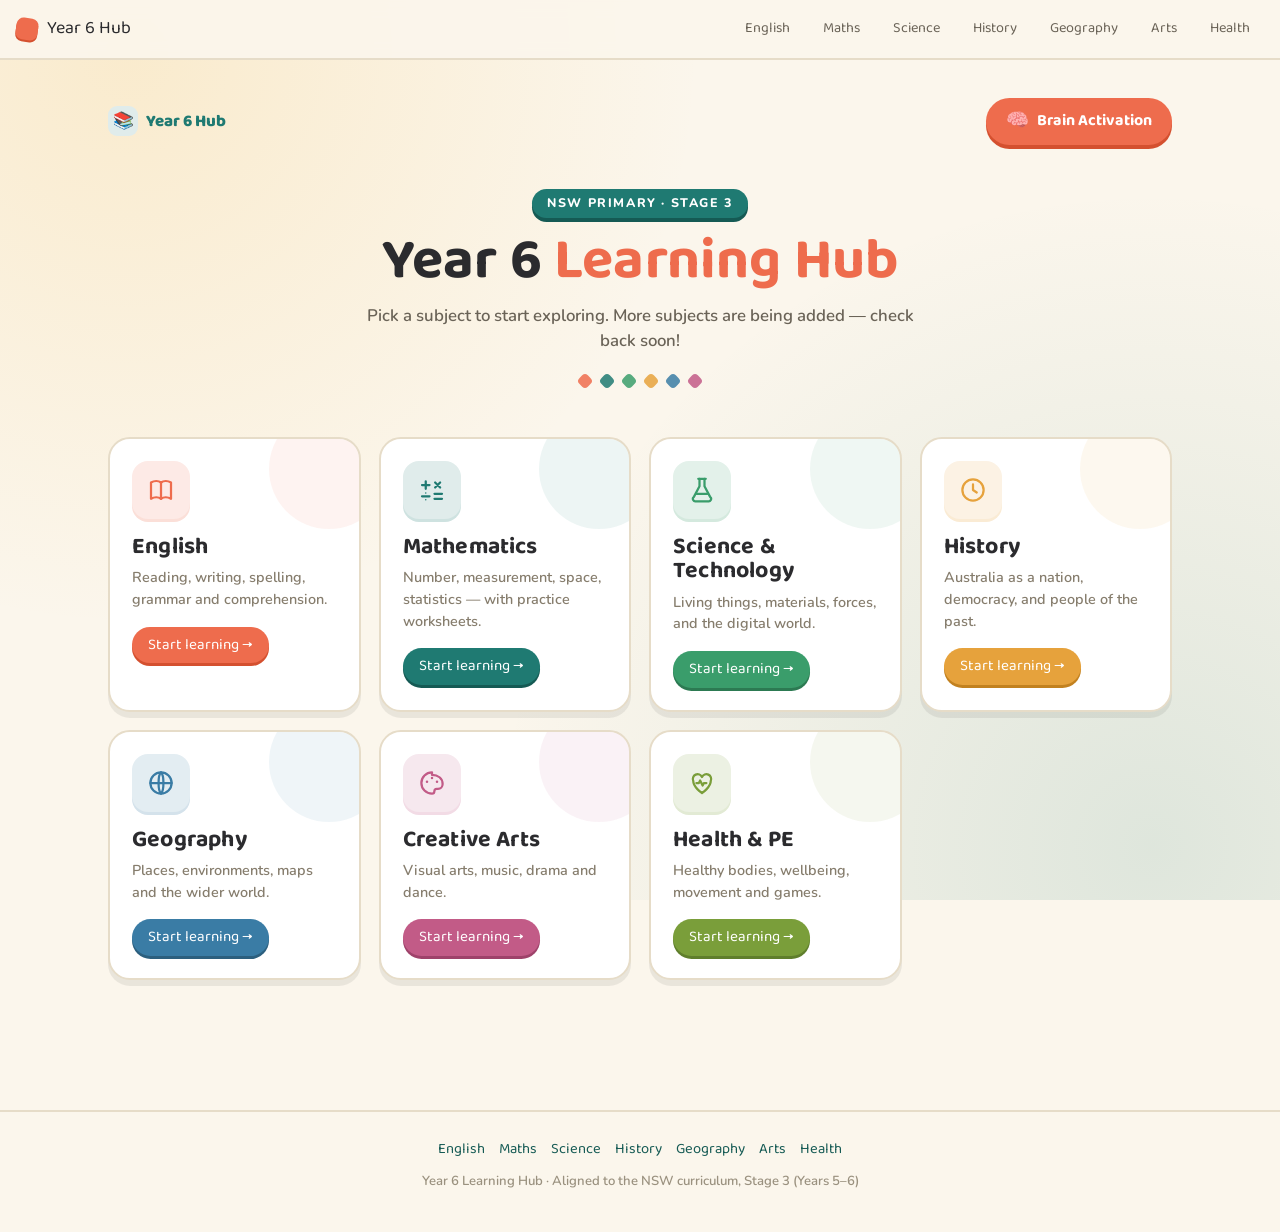
<file: index.html>
<!DOCTYPE html>
<html lang="en-AU">
<head>
<meta charset="UTF-8">
<meta name="viewport" content="width=device-width, initial-scale=1.0">
<title>Year 6 Learning Hub — NSW Stage 3</title>
<link rel="preconnect" href="https://fonts.googleapis.com">
<link rel="preconnect" href="https://fonts.gstatic.com" crossorigin>
<link href="https://fonts.googleapis.com/css2?family=Baloo+2:wght@500;600;700;800&family=Nunito:wght@400;600;700;800&display=swap" rel="stylesheet">
<style>
  :root{
    --paper:#fbf6ec;
    --ink:#2b2b2e;
    --teal:#1f7a72; --teal-dk:#155a54;
    --coral:#ee6c4d; --coral-dk:#d4502f;
    --green:#3a9d6b; --green-dk:#2c7a52;
    --amber:#e6a23c; --amber-dk:#c2811f;
    --ocean:#3a7ca5; --ocean-dk:#2c5f7e;
    --berry:#c25b87; --berry-dk:#9e426a;
    --leaf:#7a9e3a; --leaf-dk:#5f7e2c;
    --line:#e6dcc8;
    --card:#ffffff;
  }
  *{box-sizing:border-box;margin:0;padding:0}
  body{
    font-family:'Nunito',sans-serif;color:var(--ink);
    background:
      radial-gradient(circle at 10% 6%, rgba(244,185,66,.18), transparent 40%),
      radial-gradient(circle at 90% 94%, rgba(31,122,114,.13), transparent 46%),
      var(--paper);
    background-attachment:fixed;min-height:100vh;line-height:1.5;
  }
  h1,h2,h3,.display{font-family:'Baloo 2',cursive;letter-spacing:.2px}
  .wrap{max-width:1100px;margin:0 auto;padding:24px 18px 80px}

  header.hero{text-align:center;padding:40px 0 16px;position:relative}
  header.hero .kicker{
    display:inline-block;background:var(--teal);color:#fff;font-weight:800;
    font-size:.78rem;letter-spacing:1.6px;text-transform:uppercase;padding:5px 15px;
    border-radius:30px;margin-bottom:14px;box-shadow:0 4px 0 var(--teal-dk)
  }
  header.hero h1{font-size:clamp(2.2rem,7vw,3.6rem);line-height:1.02}
  header.hero h1 .a{color:var(--coral)}
  header.hero p.sub{max-width:560px;margin:12px auto 0;color:#6a6357;font-weight:600;font-size:1.05rem}

  .deco{display:flex;justify-content:center;gap:10px;margin:22px 0 4px}
  .deco span{width:12px;height:12px;border-radius:4px;transform:rotate(45deg);opacity:.85}

  .grid{display:grid;grid-template-columns:repeat(auto-fill,minmax(250px,1fr));gap:18px;margin-top:30px}

  .tile{
    display:flex;flex-direction:column;gap:2px;text-decoration:none;color:var(--ink);
    background:var(--card);border:2px solid var(--line);border-radius:22px;padding:22px;
    position:relative;overflow:hidden;box-shadow:0 6px 0 rgba(0,0,0,.07);
    transition:transform .14s ease, box-shadow .14s ease;
  }
  .tile::after{content:"";position:absolute;right:-30px;top:-30px;width:120px;height:120px;
    border-radius:50%;background:var(--accent);opacity:.08}
  .tile.ready{cursor:pointer}
  .tile.ready:hover{transform:translateY(-5px);box-shadow:0 13px 0 rgba(0,0,0,.07)}
  .tile.soon{opacity:.92}
  .icon{
    width:58px;height:58px;border-radius:16px;display:flex;align-items:center;justify-content:center;
    background:color-mix(in srgb, var(--accent) 14%, white);color:var(--accent);
    margin-bottom:14px;box-shadow:0 3px 0 color-mix(in srgb, var(--accent) 22%, white)
  }
  .icon svg{width:30px;height:30px}
  .tile h3{font-size:1.45rem;line-height:1.05}
  .tile p{font-size:.9rem;color:#867d6d;font-weight:600;margin-top:6px;min-height:38px}
  .cta{
    margin-top:14px;font-family:'Baloo 2';font-size:.95rem;align-self:flex-start;
    background:var(--accent);color:#fff;padding:7px 16px;border-radius:24px;
    box-shadow:0 3px 0 var(--accent-dk)
  }
  .soon-badge{
    margin-top:14px;align-self:flex-start;font-family:'Baloo 2';font-size:.8rem;
    background:var(--paper);border:2px dashed var(--line);color:#9a917f;padding:6px 14px;border-radius:24px
  }

  footer.site{text-align:center;margin-top:46px;color:#9a917f;font-size:.82rem;font-weight:600}

  /* top panel */
  .topbar{display:flex;justify-content:space-between;align-items:center;gap:12px;
    padding:14px 0 4px;flex-wrap:wrap}
  .topbar .brand{font-family:'Baloo 2',cursive;font-weight:800;font-size:1.05rem;color:var(--teal);
    display:inline-flex;align-items:center;gap:8px}
  .topbar .brand .mark{width:30px;height:30px;border-radius:9px;display:flex;align-items:center;
    justify-content:center;background:color-mix(in srgb, var(--teal) 14%, white);font-size:1.05rem}
  .brain-btn{display:inline-flex;align-items:center;gap:8px;text-decoration:none;
    font-family:'Baloo 2',cursive;font-weight:700;font-size:1rem;color:#fff;
    background:var(--coral);padding:10px 20px;border-radius:30px;
    box-shadow:0 4px 0 var(--coral-dk);transition:transform .14s ease, box-shadow .14s ease}
  .brain-btn .b{font-size:1.15rem}
  .brain-btn:hover{transform:translateY(-3px);box-shadow:0 7px 0 var(--coral-dk)}
  .brain-btn:active{transform:translateY(1px);box-shadow:0 2px 0 var(--coral-dk)}
</style>
</head>
<body>
<div class="wrap">

  <div class="topbar">
    <span class="brand"><span class="mark">📚</span> Year 6 Hub</span>
    <a class="brain-btn" href="brain-activation-hq.html"><span class="b">🧠</span> Brain Activation</a>
  </div>

  <header class="hero">
    <span class="kicker">NSW Primary · Stage 3</span>
    <h1>Year 6 <span class="a">Learning Hub</span></h1>
    <p class="sub">Pick a subject to start exploring. More subjects are being added — check back soon!</p>
    <div class="deco">
      <span style="background:var(--coral)"></span>
      <span style="background:var(--teal)"></span>
      <span style="background:var(--green)"></span>
      <span style="background:var(--amber)"></span>
      <span style="background:var(--ocean)"></span>
      <span style="background:var(--berry)"></span>
    </div>
  </header>

  <div class="grid" id="subject-grid"></div>
</div>

<script src="site.js" defer></script>
</body>
</html>
</file>
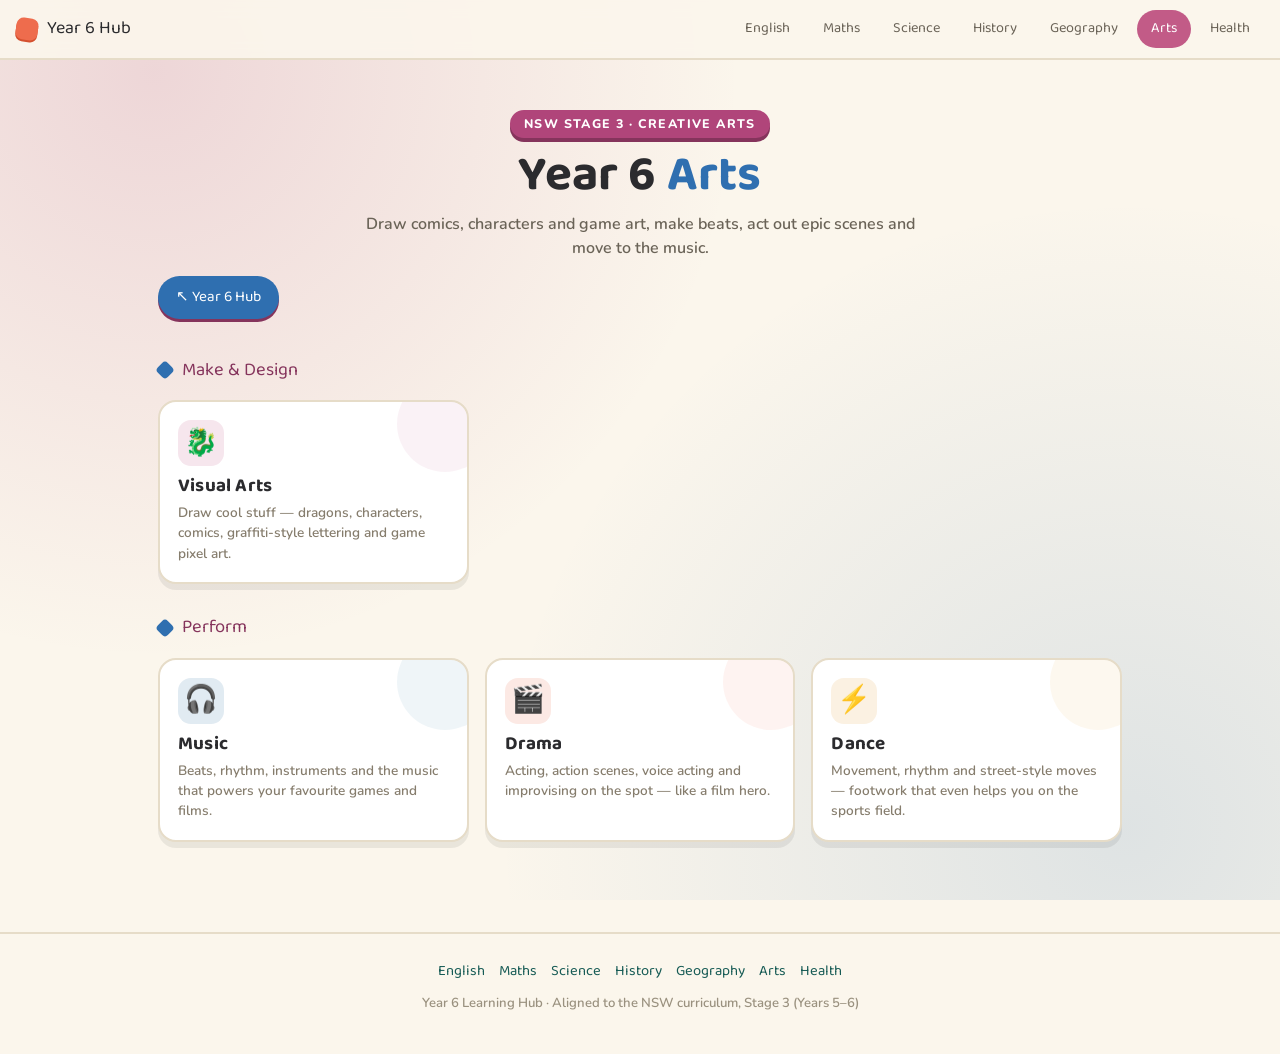
<file: arts.html>
<!DOCTYPE html>
<html lang="en-AU">
<head>
<meta charset="UTF-8">
<meta name="viewport" content="width=device-width, initial-scale=1.0">
<title>Year 6 Creative Arts — NSW Stage 3</title>
<link rel="preconnect" href="https://fonts.googleapis.com">
<link rel="preconnect" href="https://fonts.gstatic.com" crossorigin>
<link href="https://fonts.googleapis.com/css2?family=Baloo+2:wght@500;600;700;800&family=Nunito:wght@400;600;700;800&display=swap" rel="stylesheet">
<link rel="stylesheet" href="subjects.css">
<link rel="stylesheet" href="arts.css">
</head>
<body>
<script>
window.SUBJECT={
  title:'Creative Arts', kicker:'NSW Stage 3 · Creative Arts', heroWord:'Arts',
  sub:'Draw comics, characters and game art, make beats, act out epic scenes and move to the music.',
  GROUP:{make:'Make & Design', perform:'Perform'},
  TOPICS:[
    {id:'visual',name:'Visual Arts',group:'make',accent:'var(--berry)',icon:'🐉',
     intro:'Draw cool stuff — dragons, characters, comics, graffiti-style lettering and game pixel art.',
     pics:[['🐉','Creatures'],['💥','Comics'],['🎮','Game art'],['🖍️','Colour']]},
    {id:'music',name:'Music',group:'perform',accent:'var(--ocean)',icon:'🎧',
     intro:'Beats, rhythm, instruments and the music that powers your favourite games and films.',
     pics:[['🥁','Beats'],['🎸','Guitar'],['🎹','Keys'],['🎧','Mixing']]},
    {id:'drama',name:'Drama',group:'perform',accent:'var(--coral)',icon:'🎬',
     intro:'Acting, action scenes, voice acting and improvising on the spot — like a film hero.',
     pics:[['🦸','Heroes'],['🎬','Scenes'],['🗣️','Voice'],['🎭','Roles']]},
    {id:'dance',name:'Dance',group:'perform',accent:'var(--amber)',icon:'⚡',
     intro:'Movement, rhythm and street-style moves — footwork that even helps you on the sports field.',
     pics:[['🕺','Moves'],['⚡','Energy'],['🎶','Rhythm'],['🤸','Flips']]}
  ],
  VIDEOS:{
    visual:[
      {title:'How To Draw a Dragon (step by step)',by:'Cartooning Club How to Draw',id:'1U2qmfay1Eo'},
      {title:'More “how to draw” tutorials — search',by:'YouTube',url:'https://www.youtube.com/results?search_query=art+for+kids+hub+how+to+draw+cool'}
    ],
    music:[
      {title:'How to make a beat for beginners — search',by:'YouTube',url:'https://www.youtube.com/results?search_query=how+to+make+a+beat+for+beginners'},
      {title:'Make music in your browser',by:'Chrome Music Lab',url:'https://musiclab.chromeexperiments.com'}
    ],
    drama:[
      {title:'Drama & improv games — search',by:'YouTube',url:'https://www.youtube.com/results?search_query=drama+improv+games+for+kids'}
    ],
    dance:[
      {title:'Easy dance moves for beginners — search',by:'YouTube',url:'https://www.youtube.com/results?search_query=easy+street+dance+moves+for+beginners'}
    ]
  },
  EXPLORE:{
    visual:{kind:'pixel',title:'Pixel-art studio: design a game sprite',hint:'Pick a colour and tap the squares to build your own 8-bit character — just like classic video games.',
      links:[['✏️ How-to-draw tutorials','https://www.youtube.com/results?search_query=art+for+kids+hub+how+to+draw'],['🎮 Make pixel art (Piskel)','https://www.piskelapp.com']]},
    music:{kind:'sort',title:'Sorting game: Which instrument family?',hint:'Tap the family each instrument belongs to.',
      cats:['Strings','Percussion','Wind & Brass'],
      items:[['Guitar','Strings'],['Violin','Strings'],['Cello','Strings'],['Drums','Percussion'],['Xylophone','Percussion'],['Tambourine','Percussion'],['Trumpet','Wind & Brass'],['Flute','Wind & Brass'],['Saxophone','Wind & Brass'],['Trombone','Wind & Brass']],
      links:[['🎹 Chrome Music Lab','https://musiclab.chromeexperiments.com']]},
    drama:{kind:'prompt',title:'Acting challenge generator',hint:'Tap for a challenge, then act it out for 10 seconds. Big energy!',
      prompts:['Act out a superhero landing after a giant jump.','Pretend you just won a video-game championship.','Be a robot whose battery is running low.','Mime opening a present you really wanted.','Go from scared to brave in five seconds.','Be a sports commentator calling an amazing goal.','Freeze like a statue of a fearless warrior.','Cross the room — but the floor is lava!','Act like a spy sneaking past guards.','Be a coach giving a fired-up team talk.'],
      links:[['🎭 Drama games — search','https://www.youtube.com/results?search_query=drama+improv+games+for+kids']]},
    dance:{kind:'prompt',title:'Move challenge generator',hint:'Tap for a move and try it to a beat. Make it your own!',
      prompts:['Invent a four-step victory dance.','Move like you’re dribbling and shooting a basketball, to the beat.','Do a slow-motion action-movie move.','Make up a three-move secret handshake.','Freeze… then bust one cool move.','Try a robot / popping move.','Create a move named after your favourite sport.','Do footwork like a soccer player beating a defender.','Add a spin and a freeze at the end.','Copy a move, then change the speed to make it yours.'],
      links:[['⚡ Easy moves — search','https://www.youtube.com/results?search_query=easy+street+dance+moves+for+beginners']]}
  },
  Q:{
    visual:{simple:[
      {q:'Name the three primary colours.',a:'red, blue and yellow'},
      {q:'What two colours mix to make green?',a:'blue and yellow'},
      {q:'What two colours make orange?',a:'red and yellow'},
      {q:'What two colours mix to make purple?',a:'red and blue'},
      {q:'What is a “sketch”?',a:'a quick, rough drawing'},
      {q:'What do comic artists draw their pictures inside (boxes on a page)?',a:'panels'},
      {q:'In comics, what is the talking shown inside?',a:'speech bubbles'},
      {q:'What do we call light and dark areas that make art look 3D?',a:'shading'},
      {q:'What is “pixel art”?',a:'pictures made of small coloured squares, like in old video games'},
      {q:'What tool removes pencil marks?',a:'an eraser (rubber)'},
      {q:'What do we call the edge or outline of a shape?',a:'a line'}],
    hard:[
      {q:'What are the three secondary colours?',a:'green, orange and purple'},
      {q:'What does “perspective” do in a drawing?',a:'makes it look 3D, with far things looking smaller'},
      {q:'What is a “vanishing point”?',a:'the point where parallel lines seem to meet on the horizon'},
      {q:'What are warm and cool colours?',a:'warm: reds/oranges/yellows; cool: blues/greens/purples'},
      {q:'Name three elements of art.',a:'e.g. line, shape and colour (also form, texture, space, value)'},
      {q:'What is a “character design”?',a:'creating the look of a character for comics, games or animation'},
      {q:'What is a “thumbnail” in art and design?',a:'a small quick sketch to plan an idea'},
      {q:'What is a colour “palette”?',a:'the set of colours chosen for an artwork'},
      {q:'Why is shading useful?',a:'it shows light and shadow and makes objects look solid'},
      {q:'What is the “rule of thirds”?',a:'placing the main subject off-centre for a stronger composition'},
      {q:'What style of bold street lettering is also called “tags” or bubble letters?',a:'graffiti-style lettering'}]},
    music:{simple:[
      {q:'What is the steady pulse in music called?',a:'the beat'},
      {q:'What is “rhythm”?',a:'the pattern of long and short sounds'},
      {q:'What does “tempo” mean?',a:'the speed of the music'},
      {q:'Name a percussion instrument.',a:'drums (or tambourine, xylophone)'},
      {q:'Name a string instrument.',a:'guitar (or violin)'},
      {q:'What does “pitch” mean?',a:'how high or low a sound is'},
      {q:'What is a “melody”?',a:'the main tune you can hum or sing'},
      {q:'What do we call loud and soft in music?',a:'dynamics'},
      {q:'What family is the trumpet in?',a:'brass'},
      {q:'What is a “loop” when making beats?',a:'a short section of sound repeated over and over'},
      {q:'How many beats are usually in a bar of 4/4 music?',a:'four'}],
    hard:[
      {q:'What is “harmony”?',a:'two or more notes played together that sound good'},
      {q:'What is the difference between beat and rhythm?',a:'the beat is the steady pulse; rhythm is the pattern of sounds over it'},
      {q:'Name the four main instrument families.',a:'strings, woodwind, brass and percussion'},
      {q:'What is a “chord”?',a:'three or more notes played at the same time'},
      {q:'What does “forte” mean?',a:'loud'},
      {q:'What does “piano” mean as a music term?',a:'soft (quiet)'},
      {q:'What is tempo measured in?',a:'beats per minute (BPM)'},
      {q:'What is the difference between a verse and a chorus?',a:'the verse tells the story; the chorus repeats and is the catchy part'},
      {q:'What is an “octave”?',a:'the distance between a note and the next note with the same name'},
      {q:'Why do games and films have soundtracks?',a:'music sets the mood and builds excitement'},
      {q:'What is “syncopation”?',a:'accenting the off-beats for a surprising rhythm'}]},
    drama:{simple:[
      {q:'What is “acting”?',a:'pretending to be a character'},
      {q:'What is a “script”?',a:'the written words the actors say'},
      {q:'What do we call practising a play before performing?',a:'rehearsing'},
      {q:'What are “props”?',a:'objects actors use on stage'},
      {q:'What is a “costume”?',a:'the clothes worn to look like a character'},
      {q:'What is the area where actors perform called?',a:'the stage'},
      {q:'What is “mime”?',a:'acting using movement and no words'},
      {q:'What do we call the people watching a play?',a:'the audience'},
      {q:'What is “improvisation”?',a:'acting or making it up without a script'},
      {q:'Name something that helps an actor show a feeling.',a:'facial expression, voice or body language'},
      {q:'What do we call the person an actor plays?',a:'a character'}],
    hard:[
      {q:'What is a “freeze frame” in drama?',a:'actors hold a frozen pose to show a moment'},
      {q:'What does a director do?',a:'guides the actors and decides how the play looks'},
      {q:'What is “projection” in acting?',a:'speaking loudly and clearly so everyone hears'},
      {q:'What is “body language”?',a:'showing meaning through posture, gestures and movement'},
      {q:'What is a “monologue”?',a:'a long speech by one character'},
      {q:'What is “stage presence”?',a:'confidence and energy that holds the audience’s attention'},
      {q:'What is “blocking” in theatre?',a:'planning where actors move on stage'},
      {q:'What does it mean to stay “in character”?',a:'keeping acting as the character you are playing'},
      {q:'What is “voice acting”?',a:'acting using only your voice, e.g. for games or animation'},
      {q:'How could you make a villain sound scary with your voice?',a:'use a lower, slower, more menacing tone'},
      {q:'Why is improvisation a useful skill?',a:'it builds quick thinking and confidence'}]},
    dance:{simple:[
      {q:'What keeps dancers moving together?',a:'the beat / rhythm'},
      {q:'What is “choreography”?',a:'the planned set of dance moves'},
      {q:'Why do dancers warm up first?',a:'to prepare muscles and avoid injury'},
      {q:'What does “in time” mean?',a:'moving with the beat'},
      {q:'Name a body part you can isolate in a move.',a:'head, shoulders, hips or arms'},
      {q:'What is a “freeze” in dance?',a:'stopping still in a pose'},
      {q:'What is a “routine”?',a:'a sequence of moves performed in order'},
      {q:'What street style uses spins and floor moves?',a:'breakdancing (b-boying)'},
      {q:'Why is balance important in dance?',a:'to control moves and stay steady'},
      {q:'What does “tempo” mean in dance?',a:'the speed of the music and moves'},
      {q:'What is “freestyle”?',a:'making up moves on the spot'}],
    hard:[
      {q:'Name two elements of dance.',a:'e.g. body, action, space, time or energy'},
      {q:'What does “levels” mean in dance?',a:'using high, medium and low positions'},
      {q:'What is “canon” in dance?',a:'dancers do the same move one after another, like a wave'},
      {q:'What is “unison”?',a:'everyone doing the same move at the same time'},
      {q:'How can energy/dynamics change a move?',a:'e.g. sharp vs smooth, or strong vs gentle'},
      {q:'Why do many sports use dance-like footwork?',a:'for agility, balance and quick changes of direction'},
      {q:'What is “musicality” in dance?',a:'matching your movement to the feel of the music'},
      {q:'Name a street-dance style.',a:'breaking, popping or locking'},
      {q:'What is “choreographing”?',a:'designing and arranging dance movements'},
      {q:'Why warm up and cool down for dance?',a:'to prevent injury and help muscles recover'},
      {q:'What is a “transition” between moves?',a:'how you smoothly link one move to the next'}]}
  }
};
</script>
<script src="subjects.js" defer></script>
<script src="site.js" defer></script>
</body>
</html>
</file>
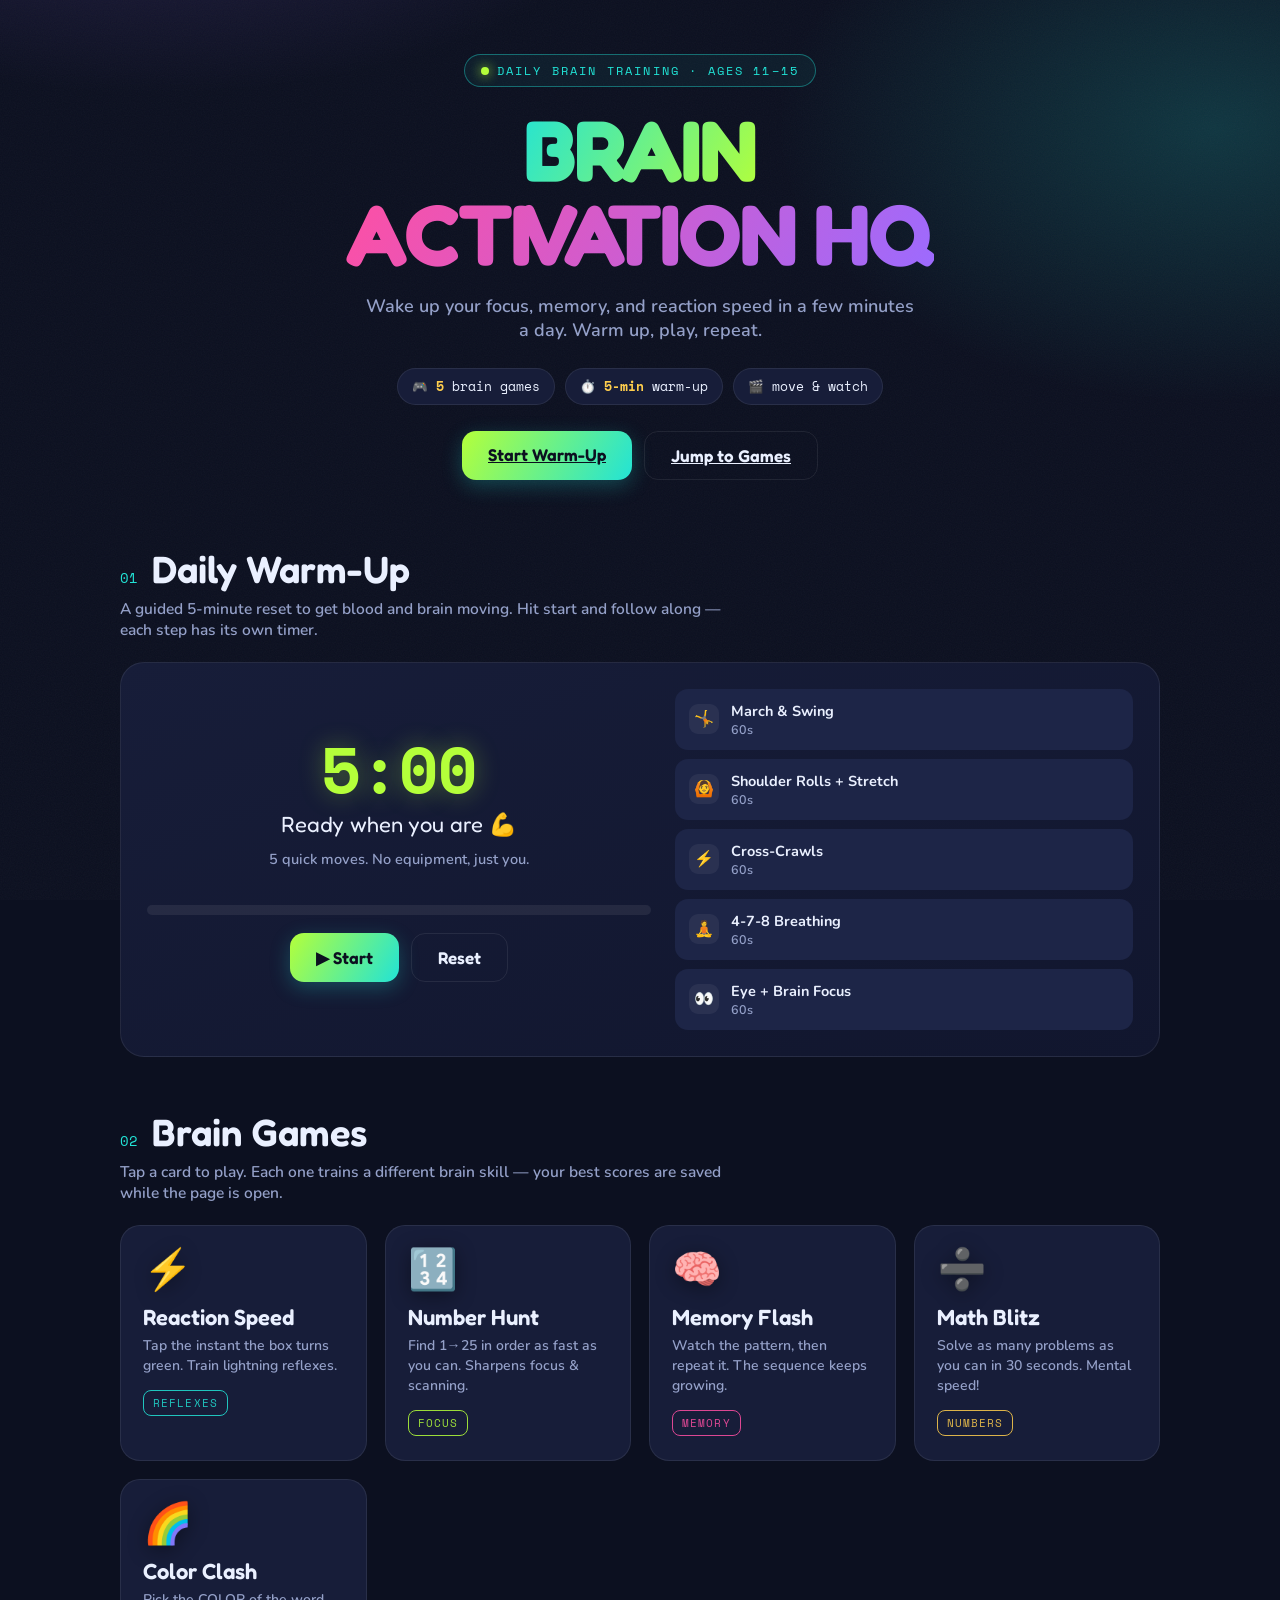
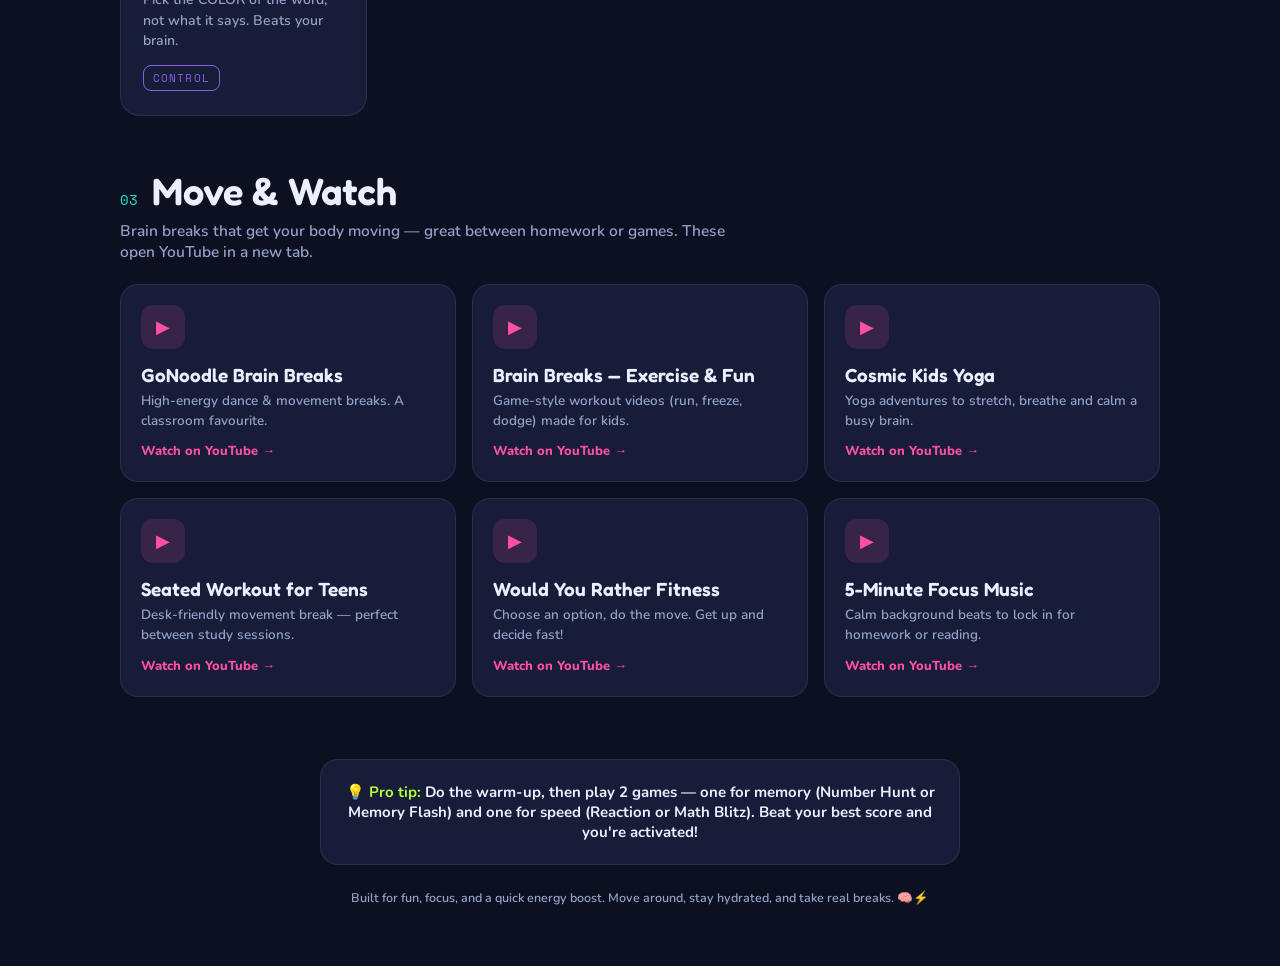
<file: brain-activation-hq.html>
<!DOCTYPE html>
<html lang="en">
<head>
<meta charset="UTF-8">
<meta name="viewport" content="width=device-width, initial-scale=1.0">
<title>Brain Activation HQ — Daily Brain Training for Ages 11–15</title>
<link rel="preconnect" href="https://fonts.googleapis.com">
<link rel="preconnect" href="https://fonts.gstatic.com" crossorigin>
<link href="https://fonts.googleapis.com/css2?family=Fredoka:wght@400;500;600;700&family=Nunito:wght@400;600;700;800&family=Space+Mono:wght@400;700&display=swap" rel="stylesheet">
<style>
  :root{
    --bg:#0c1020;
    --bg2:#11162e;
    --card:#171d39;
    --card2:#1d2547;
    --ink:#eaf0ff;
    --muted:#94a0c8;
    --cyan:#22e3d6;
    --magenta:#ff4fa3;
    --lime:#b4ff3a;
    --gold:#ffce4d;
    --violet:#9b6bff;
    --line:rgba(255,255,255,.08);
  }
  *{box-sizing:border-box;margin:0;padding:0}
  html{scroll-behavior:smooth}
  body{
    font-family:'Nunito',sans-serif;
    background:
      radial-gradient(900px 500px at 12% -8%, rgba(155,107,255,.22), transparent 60%),
      radial-gradient(800px 500px at 95% 5%, rgba(34,227,214,.18), transparent 55%),
      radial-gradient(700px 600px at 50% 120%, rgba(255,79,163,.16), transparent 60%),
      var(--bg);
    color:var(--ink);
    min-height:100vh;
    overflow-x:hidden;
  }
  .grain{
    position:fixed;inset:0;pointer-events:none;z-index:1;opacity:.04;
    background-image:url("data:image/svg+xml,%3Csvg xmlns='http://www.w3.org/2000/svg' width='120' height='120'%3E%3Cfilter id='n'%3E%3CfeTurbulence type='fractalNoise' baseFrequency='.85' numOctaves='3'/%3E%3C/filter%3E%3Crect width='100%25' height='100%25' filter='url(%23n)'/%3E%3C/svg%3E");
  }
  .wrap{max-width:1080px;margin:0 auto;padding:0 20px;position:relative;z-index:2}

  /* HERO */
  header{padding:54px 0 26px;text-align:center}
  .badge{
    display:inline-flex;align-items:center;gap:8px;
    font-family:'Space Mono',monospace;font-size:12px;letter-spacing:.18em;text-transform:uppercase;
    color:var(--cyan);border:1px solid rgba(34,227,214,.4);border-radius:999px;
    padding:7px 16px;margin-bottom:20px;background:rgba(34,227,214,.06)
  }
  .badge .dot{width:8px;height:8px;border-radius:50%;background:var(--lime);box-shadow:0 0 12px var(--lime);animation:pulse 1.4s infinite}
  @keyframes pulse{0%,100%{opacity:1}50%{opacity:.35}}
  h1{
    font-family:'Fredoka',sans-serif;font-weight:700;line-height:.98;
    font-size:clamp(42px,9vw,86px);letter-spacing:-.02em;
  }
  h1 .g1{background:linear-gradient(120deg,var(--cyan),var(--lime));-webkit-background-clip:text;background-clip:text;color:transparent}
  h1 .g2{background:linear-gradient(120deg,var(--magenta),var(--violet));-webkit-background-clip:text;background-clip:text;color:transparent}
  .sub{max-width:560px;margin:18px auto 0;color:var(--muted);font-size:18px;font-weight:600}
  .hero-pills{display:flex;gap:10px;justify-content:center;flex-wrap:wrap;margin-top:26px}
  .pill{font-family:'Space Mono',monospace;font-size:12.5px;color:var(--ink);background:var(--card);border:1px solid var(--line);border-radius:999px;padding:8px 14px}
  .pill b{color:var(--gold)}

  /* SECTION TITLES */
  .sec{padding:40px 0 12px}
  .sec-head{display:flex;align-items:baseline;gap:14px;margin-bottom:6px}
  .sec-head h2{font-family:'Fredoka',sans-serif;font-size:clamp(26px,4.5vw,38px);font-weight:600}
  .sec-head .num{font-family:'Space Mono',monospace;font-size:14px;color:var(--cyan)}
  .sec-sub{color:var(--muted);font-size:15.5px;font-weight:600;margin-bottom:22px;max-width:620px}

  /* WARM-UP */
  .warm{
    background:linear-gradient(160deg,var(--card),var(--bg2));
    border:1px solid var(--line);border-radius:24px;padding:26px;
    display:grid;grid-template-columns:1.1fr 1fr;gap:24px;align-items:center;
  }
  @media(max-width:720px){.warm{grid-template-columns:1fr}}
  .timer-face{text-align:center}
  .timer-num{font-family:'Space Mono',monospace;font-weight:700;font-size:64px;line-height:1;color:var(--lime);text-shadow:0 0 24px rgba(180,255,58,.35)}
  .timer-step{font-family:'Fredoka',sans-serif;font-size:22px;margin-top:10px;min-height:30px}
  .timer-desc{color:var(--muted);font-size:14.5px;margin-top:8px;min-height:38px;font-weight:600}
  .timer-bar{height:10px;background:rgba(255,255,255,.07);border-radius:99px;margin:18px 0;overflow:hidden}
  .timer-fill{height:100%;width:0;background:linear-gradient(90deg,var(--cyan),var(--lime));border-radius:99px;transition:width .3s linear}
  .steps-list{display:flex;flex-direction:column;gap:9px}
  .step-item{display:flex;gap:12px;align-items:center;padding:11px 13px;border-radius:13px;background:var(--card2);border:1px solid transparent;font-weight:700;font-size:14.5px;transition:.25s}
  .step-item.active{border-color:var(--lime);background:rgba(180,255,58,.08)}
  .step-item .ic{width:30px;height:30px;flex:none;display:grid;place-items:center;border-radius:9px;background:rgba(255,255,255,.06);font-size:16px}
  .step-item small{display:block;color:var(--muted);font-weight:600;font-size:12.5px}

  /* BUTTONS */
  .btn{
    font-family:'Fredoka',sans-serif;font-weight:600;font-size:17px;cursor:pointer;
    border:none;border-radius:14px;padding:13px 26px;color:#0c1020;
    background:linear-gradient(120deg,var(--lime),var(--cyan));
    box-shadow:0 6px 20px rgba(34,227,214,.25);transition:transform .12s,box-shadow .2s
  }
  .btn:hover{transform:translateY(-2px);box-shadow:0 10px 28px rgba(34,227,214,.4)}
  .btn:active{transform:translateY(0)}
  .btn.ghost{background:transparent;color:var(--ink);border:1.5px solid var(--line);box-shadow:none}
  .btn.ghost:hover{border-color:var(--cyan)}
  .btn-row{display:flex;gap:12px;justify-content:center;margin-top:6px;flex-wrap:wrap}

  /* GAME GRID */
  .games{display:grid;grid-template-columns:repeat(auto-fill,minmax(240px,1fr));gap:18px}
  .gcard{
    position:relative;background:var(--card);border:1px solid var(--line);border-radius:20px;
    padding:24px 22px;cursor:pointer;overflow:hidden;transition:transform .18s,border-color .2s;
  }
  .gcard:hover{transform:translateY(-4px)}
  .gcard::after{content:"";position:absolute;inset:0;border-radius:20px;opacity:0;transition:.3s;
    box-shadow:inset 0 0 0 1.5px var(--accent), 0 14px 40px -10px var(--accent)}
  .gcard:hover::after{opacity:.65}
  .gcard .emoji{font-size:40px;line-height:1;filter:drop-shadow(0 4px 10px rgba(0,0,0,.4))}
  .gcard h3{font-family:'Fredoka',sans-serif;font-size:22px;font-weight:600;margin:14px 0 6px}
  .gcard p{color:var(--muted);font-size:14px;font-weight:600;line-height:1.45}
  .gcard .tag{display:inline-block;margin-top:14px;font-family:'Space Mono',monospace;font-size:11px;letter-spacing:.1em;text-transform:uppercase;color:var(--accent);border:1px solid currentColor;border-radius:8px;padding:4px 9px;opacity:.85}
  .gcard .best{position:absolute;top:16px;right:16px;font-family:'Space Mono',monospace;font-size:11px;color:var(--gold)}

  /* MODAL */
  .overlay{position:fixed;inset:0;background:rgba(6,9,20,.82);backdrop-filter:blur(7px);z-index:50;display:none;align-items:center;justify-content:center;padding:18px}
  .overlay.open{display:flex;animation:fade .25s}
  @keyframes fade{from{opacity:0}to{opacity:1}}
  .modal{width:100%;max-width:560px;background:linear-gradient(165deg,var(--card),var(--bg2));border:1px solid var(--line);border-radius:24px;padding:24px;position:relative;max-height:92vh;overflow:auto}
  .modal h3{font-family:'Fredoka',sans-serif;font-size:26px;font-weight:600;display:flex;align-items:center;gap:10px}
  .modal .desc{color:var(--muted);font-weight:600;font-size:14.5px;margin:6px 0 18px}
  .close{position:absolute;top:16px;right:16px;width:38px;height:38px;border-radius:11px;border:1px solid var(--line);background:var(--card2);color:var(--ink);font-size:20px;cursor:pointer;line-height:1}
  .close:hover{border-color:var(--magenta);color:var(--magenta)}
  .stat-row{display:flex;justify-content:center;gap:26px;margin:4px 0 16px}
  .stat{text-align:center}
  .stat .v{font-family:'Space Mono',monospace;font-size:30px;font-weight:700;color:var(--cyan)}
  .stat .l{font-size:11px;letter-spacing:.12em;text-transform:uppercase;color:var(--muted);font-weight:700}
  .stage{min-height:230px;display:grid;place-items:center;border-radius:16px;background:var(--bg);border:1px solid var(--line);padding:16px;position:relative}

  /* reaction */
  #reactBox{position:absolute;inset:0;border-radius:15px;display:grid;place-items:center;cursor:pointer;font-family:'Fredoka',sans-serif;font-size:28px;font-weight:600;color:#06121a;transition:background .05s}
  /* schulte */
  .grid5{display:grid;grid-template-columns:repeat(5,1fr);gap:8px;width:100%}
  .cell{aspect-ratio:1;border:none;border-radius:12px;background:var(--card2);color:var(--ink);font-family:'Space Mono',monospace;font-size:clamp(16px,4.5vw,22px);font-weight:700;cursor:pointer;transition:.12s}
  .cell:hover{background:#2a3566}
  .cell.done{background:var(--lime);color:#0c1020}
  /* simon */
  .simon{display:grid;grid-template-columns:1fr 1fr;gap:12px;width:230px;height:230px}
  .pad{border-radius:16px;cursor:pointer;opacity:.45;transition:opacity .12s,transform .12s}
  .pad.lit{opacity:1;transform:scale(.97)}
  .pad.p0{background:var(--cyan)} .pad.p1{background:var(--magenta)} .pad.p2{background:var(--lime)} .pad.p3{background:var(--gold)}
  /* math + stroop */
  .question{font-family:'Fredoka',sans-serif;font-size:46px;font-weight:600;text-align:center}
  .opts{display:grid;grid-template-columns:1fr 1fr;gap:12px;width:100%;margin-top:18px}
  .opt{padding:16px;border-radius:14px;border:1px solid var(--line);background:var(--card2);color:var(--ink);font-family:'Fredoka',sans-serif;font-size:24px;font-weight:600;cursor:pointer;transition:.12s}
  .opt:hover{border-color:var(--cyan);transform:translateY(-2px)}
  .opt.good{background:var(--lime);color:#0c1020}
  .opt.bad{background:var(--magenta);color:#fff}
  .word{font-family:'Fredoka',sans-serif;font-size:58px;font-weight:700;text-align:center}

  /* VIDEOS */
  .vids{display:grid;grid-template-columns:repeat(auto-fill,minmax(250px,1fr));gap:16px}
  .vcard{display:block;text-decoration:none;background:var(--card);border:1px solid var(--line);border-radius:18px;padding:20px;transition:transform .18s,border-color .2s}
  .vcard:hover{transform:translateY(-3px);border-color:var(--magenta)}
  .vcard .play{width:44px;height:44px;border-radius:12px;display:grid;place-items:center;background:rgba(255,79,163,.14);color:var(--magenta);font-size:18px;margin-bottom:14px}
  .vcard h4{font-family:'Fredoka',sans-serif;color:var(--ink);font-size:19px;font-weight:600;margin-bottom:5px}
  .vcard p{color:var(--muted);font-size:13.5px;font-weight:600;line-height:1.45}
  .vcard .more{display:inline-block;margin-top:12px;color:var(--magenta);font-weight:800;font-size:13px}

  footer{padding:50px 0 60px;text-align:center;color:var(--muted)}
  footer .tip{background:var(--card);border:1px solid var(--line);border-radius:18px;padding:22px;max-width:640px;margin:0 auto 24px;font-weight:700;font-size:15px;color:var(--ink)}
  footer .tip b{color:var(--lime)}
  footer .fine{font-size:12.5px;font-weight:600}
  .reveal{opacity:0;transform:translateY(18px);transition:.6s cubic-bezier(.2,.7,.2,1)}
  .reveal.in{opacity:1;transform:none}
</style>
</head>
<body>
<div class="grain"></div>
<div class="wrap">

  <header>
    <div class="badge"><span class="dot"></span> Daily Brain Training · Ages 11–15</div>
    <h1><span class="g1">BRAIN</span><br><span class="g2">ACTIVATION HQ</span></h1>
    <p class="sub">Wake up your focus, memory, and reaction speed in a few minutes a day. Warm up, play, repeat.</p>
    <div class="hero-pills">
      <span class="pill">🎮 <b>5</b> brain games</span>
      <span class="pill">⏱️ <b>5-min</b> warm-up</span>
      <span class="pill">🎬 move &amp; watch</span>
    </div>
    <div class="btn-row" style="margin-top:26px">
      <a class="btn" href="#warmup">Start Warm-Up</a>
      <a class="btn ghost" href="#games">Jump to Games</a>
    </div>
  </header>

  <!-- WARM-UP -->
  <section class="sec reveal" id="warmup">
    <div class="sec-head"><span class="num">01</span><h2>Daily Warm-Up</h2></div>
    <p class="sec-sub">A guided 5-minute reset to get blood and brain moving. Hit start and follow along — each step has its own timer.</p>
    <div class="warm">
      <div class="timer-face">
        <div class="timer-num" id="tTime">5:00</div>
        <div class="timer-step" id="tStep">Ready when you are 💪</div>
        <div class="timer-desc" id="tDesc">5 quick moves. No equipment, just you.</div>
        <div class="timer-bar"><div class="timer-fill" id="tFill"></div></div>
        <div class="btn-row">
          <button class="btn" id="tStart">▶ Start</button>
          <button class="btn ghost" id="tReset">Reset</button>
        </div>
      </div>
      <div class="steps-list" id="stepsList"></div>
    </div>
  </section>

  <!-- GAMES -->
  <section class="sec reveal" id="games">
    <div class="sec-head"><span class="num">02</span><h2>Brain Games</h2></div>
    <p class="sec-sub">Tap a card to play. Each one trains a different brain skill — your best scores are saved while the page is open.</p>
    <div class="games" id="gameGrid"></div>
  </section>

  <!-- VIDEOS -->
  <section class="sec reveal" id="videos">
    <div class="sec-head"><span class="num">03</span><h2>Move &amp; Watch</h2></div>
    <p class="sec-sub">Brain breaks that get your body moving — great between homework or games. These open YouTube in a new tab.</p>
    <div class="vids" id="vidGrid"></div>
  </section>

  <footer class="reveal">
    <div class="tip">💡 <b>Pro tip:</b> Do the warm-up, then play 2 games — one for memory (Number Hunt or Memory Flash) and one for speed (Reaction or Math Blitz). Beat your best score and you're activated!</div>
    <p class="fine">Built for fun, focus, and a quick energy boost. Move around, stay hydrated, and take real breaks. 🧠⚡</p>
  </footer>

</div>

<!-- MODAL -->
<div class="overlay" id="overlay">
  <div class="modal" id="modal">
    <button class="close" id="closeBtn">×</button>
    <div id="modalBody"></div>
  </div>
</div>

<script>
/* ---------- tiny state (in-memory only) ---------- */
const best = {};
const setBest=(k,v,lowerBetter=false)=>{
  if(best[k]===undefined){best[k]=v;return true;}
  if(lowerBetter?v<best[k]:v>best[k]){best[k]=v;return true;}
  return false;
};

/* ================= WARM-UP TIMER ================= */
const steps=[
  {icon:"🤸",name:"March & Swing",desc:"March in place and swing your arms big. Get the blood flowing.",sec:60},
  {icon:"🙆",name:"Shoulder Rolls + Stretch",desc:"10 shoulder rolls back, then reach up tall and side to side.",sec:60},
  {icon:"⚡",name:"Cross-Crawls",desc:"Touch right elbow to left knee, then switch. Crosses the brain's midline!",sec:60},
  {icon:"🧘",name:"4-7-8 Breathing",desc:"Breathe in 4s, hold 7s, out 8s. Repeat to calm and focus.",sec:60},
  {icon:"👀",name:"Eye + Brain Focus",desc:"Look far, then near, 5 times. Then count backwards from 30 by 3s.",sec:60},
];
const stepsList=document.getElementById('stepsList');
steps.forEach((s,i)=>{
  const d=document.createElement('div');d.className='step-item';d.dataset.i=i;
  d.innerHTML=`<div class="ic">${s.icon}</div><div>${s.name}<small>${s.sec}s</small></div>`;
  stepsList.appendChild(d);
});
let wTimer=null,wIdx=-1,wLeft=0;
const total=steps.reduce((a,s)=>a+s.sec,0);
const tTime=document.getElementById('tTime'),tStep=document.getElementById('tStep'),
      tDesc=document.getElementById('tDesc'),tFill=document.getElementById('tFill');
const fmt=s=>`${Math.floor(s/60)}:${String(s%60).padStart(2,'0')}`;
function loadStep(i){
  [...stepsList.children].forEach((el,n)=>el.classList.toggle('active',n===i));
  if(i<steps.length){tStep.textContent=`${steps[i].icon} ${steps[i].name}`;tDesc.textContent=steps[i].desc;wLeft=steps[i].sec;}
}
function tick(){
  wLeft--;
  const elapsed=steps.slice(0,wIdx).reduce((a,s)=>a+s.sec,0)+(steps[wIdx].sec-wLeft);
  tTime.textContent=fmt(total-elapsed);
  tFill.style.width=(elapsed/total*100)+'%';
  if(wLeft<=0){
    wIdx++;
    if(wIdx>=steps.length){finishWarm();return;}
    loadStep(wIdx);
  }
}
function finishWarm(){
  clearInterval(wTimer);wTimer=null;
  tStep.textContent="🎉 Warm-up complete!";tDesc.textContent="Brain online. Go crush a game below.";
  tTime.textContent="0:00";tFill.style.width="100%";
  [...stepsList.children].forEach(el=>el.classList.remove('active'));
  document.getElementById('tStart').textContent="▶ Start";
}
document.getElementById('tStart').onclick=function(){
  if(wTimer){clearInterval(wTimer);wTimer=null;this.textContent="▶ Resume";return;}
  if(wIdx<0){wIdx=0;loadStep(0);}
  this.textContent="⏸ Pause";
  wTimer=setInterval(tick,1000);
};
document.getElementById('tReset').onclick=function(){
  clearInterval(wTimer);wTimer=null;wIdx=-1;
  tTime.textContent=fmt(total);tStep.textContent="Ready when you are 💪";
  tDesc.textContent="5 quick moves. No equipment, just you.";tFill.style.width="0";
  [...stepsList.children].forEach(el=>el.classList.remove('active'));
  document.getElementById('tStart').textContent="▶ Start";
};

/* ================= GAME LAUNCHER ================= */
const GAMES=[
  {id:'react',emoji:'⚡',title:'Reaction Speed',desc:'Tap the instant the box turns green. Train lightning reflexes.',tag:'Reflexes',color:'var(--cyan)'},
  {id:'schulte',emoji:'🔢',title:'Number Hunt',desc:'Find 1→25 in order as fast as you can. Sharpens focus & scanning.',tag:'Focus',color:'var(--lime)'},
  {id:'simon',emoji:'🧠',title:'Memory Flash',desc:'Watch the pattern, then repeat it. The sequence keeps growing.',tag:'Memory',color:'var(--magenta)'},
  {id:'math',emoji:'➗',title:'Math Blitz',desc:'Solve as many problems as you can in 30 seconds. Mental speed!',tag:'Numbers',color:'var(--gold)'},
  {id:'stroop',emoji:'🌈',title:'Color Clash',desc:'Pick the COLOR of the word, not what it says. Beats your brain.',tag:'Control',color:'var(--violet)'},
];
const grid=document.getElementById('gameGrid');
function renderCards(){
  grid.innerHTML='';
  GAMES.forEach(g=>{
    const c=document.createElement('div');c.className='gcard';c.style.setProperty('--accent',g.color);
    const b=best[g.id];
    c.innerHTML=`${b!==undefined?`<span class="best">BEST ${b}${g.id==='react'?'ms':g.id==='schulte'?'s':''}</span>`:''}
      <div class="emoji">${g.emoji}</div><h3>${g.title}</h3><p>${g.desc}</p>
      <span class="tag" style="color:${g.color}">${g.tag}</span>`;
    c.onclick=()=>openGame(g.id);
    grid.appendChild(c);
  });
}
renderCards();

const overlay=document.getElementById('overlay'),mBody=document.getElementById('modalBody');
document.getElementById('closeBtn').onclick=closeGame;
overlay.onclick=e=>{if(e.target===overlay)closeGame();};
let cleanup=null;
function closeGame(){if(cleanup){cleanup();cleanup=null;}overlay.classList.remove('open');renderCards();}
function openGame(id){overlay.classList.add('open');({react:gReact,schulte:gSchulte,simon:gSimon,math:gMath,stroop:gStroop})[id]();}

/* ---------- REACTION ---------- */
function gReact(){
  mBody.innerHTML=`<h3>⚡ Reaction Speed</h3><p class="desc">Wait for green, then tap as fast as you can. Tap too early and it resets.</p>
   <div class="stat-row"><div class="stat"><div class="v" id="rLast">—</div><div class="l">Last (ms)</div></div>
   <div class="stat"><div class="v" id="rBest">${best.react??'—'}</div><div class="l">Best (ms)</div></div></div>
   <div class="stage"><div id="reactBox" style="background:var(--violet)">Tap to start</div></div>`;
  const box=document.getElementById('reactBox');let st='idle',t0=0,to=null;
  box.onclick=()=>{
    if(st==='idle'||st==='result'){st='wait';box.style.background='var(--magenta)';box.textContent='Wait for green…';
      to=setTimeout(()=>{st='go';box.style.background='var(--lime)';box.textContent='TAP!';t0=performance.now();},900+Math.random()*2200);}
    else if(st==='wait'){clearTimeout(to);st='idle';box.style.background='var(--violet)';box.textContent='Too soon! Tap to retry';}
    else if(st==='go'){const ms=Math.round(performance.now()-t0);st='result';box.style.background='var(--cyan)';box.textContent=ms+' ms — tap to retry';
      document.getElementById('rLast').textContent=ms;if(setBest('react',ms,true))document.getElementById('rBest').textContent=ms;}
  };
  cleanup=()=>clearTimeout(to);
}

/* ---------- SCHULTE / NUMBER HUNT ---------- */
function gSchulte(){
  mBody.innerHTML=`<h3>🔢 Number Hunt</h3><p class="desc">Tap the numbers in order from 1 to 25 as fast as you can.</p>
   <div class="stat-row"><div class="stat"><div class="v" id="sNext">1</div><div class="l">Find next</div></div>
   <div class="stat"><div class="v" id="sTime">0.0</div><div class="l">Time (s)</div></div>
   <div class="stat"><div class="v" id="sBest">${best.schulte??'—'}</div><div class="l">Best (s)</div></div></div>
   <div class="stage"><div class="grid5" id="sGrid"></div></div>`;
  const nums=[...Array(25)].map((_,i)=>i+1).sort(()=>Math.random()-.5);
  const g=document.getElementById('sGrid');let next=1,start=null,iv=null;
  nums.forEach(n=>{const b=document.createElement('button');b.className='cell';b.textContent=n;
    b.onclick=()=>{
      if(n!==next)return;
      if(!start){start=performance.now();iv=setInterval(()=>{document.getElementById('sTime').textContent=((performance.now()-start)/1000).toFixed(1);},100);}
      b.classList.add('done');b.disabled=true;next++;document.getElementById('sNext').textContent=next>25?'✓':next;
      if(next>25){clearInterval(iv);const tt=+((performance.now()-start)/1000).toFixed(1);document.getElementById('sTime').textContent=tt;
        if(setBest('schulte',tt,true))document.getElementById('sBest').textContent=tt;document.getElementById('sNext').textContent='🎉';}
    };g.appendChild(b);});
  cleanup=()=>clearInterval(iv);
}

/* ---------- SIMON / MEMORY FLASH ---------- */
function gSimon(){
  mBody.innerHTML=`<h3>🧠 Memory Flash</h3><p class="desc">Watch the colors flash, then tap them back in the same order.</p>
   <div class="stat-row"><div class="stat"><div class="v" id="mLvl">0</div><div class="l">Level</div></div>
   <div class="stat"><div class="v" id="mBest">${best.simon??'—'}</div><div class="l">Best level</div></div></div>
   <div class="stage"><div class="simon" id="mPads">${[0,1,2,3].map(p=>`<div class="pad p${p}" data-p="${p}"></div>`).join('')}</div></div>
   <div class="btn-row"><button class="btn" id="mGo">▶ Start / Next</button></div>`;
  const pads=[...document.querySelectorAll('#mPads .pad')];let seq=[],input=[],lock=true;
  const flash=p=>new Promise(r=>{pads[p].classList.add('lit');setTimeout(()=>{pads[p].classList.remove('lit');setTimeout(r,160);},360);});
  async function play(){lock=true;await new Promise(r=>setTimeout(r,400));for(const p of seq)await flash(p);lock=false;}
  function nextRound(){seq.push(Math.floor(Math.random()*4));input=[];document.getElementById('mLvl').textContent=seq.length;play();}
  pads.forEach(pad=>pad.onclick=()=>{
    if(lock)return;const p=+pad.dataset.p;pad.classList.add('lit');setTimeout(()=>pad.classList.remove('lit'),140);
    input.push(p);
    if(input[input.length-1]!==seq[input.length-1]){lock=true;const lvl=seq.length-1;
      if(setBest('simon',lvl))document.getElementById('mBest').textContent=lvl;
      document.getElementById('mLvl').textContent=lvl+' ✗';seq=[];return;}
    if(input.length===seq.length){lock=true;setTimeout(nextRound,500);}
  });
  document.getElementById('mGo').onclick=()=>{if(lock&&seq.length===0)nextRound();else if(!lock){/* ignore */}};
  cleanup=()=>{};
}

/* ---------- MATH BLITZ ---------- */
function gMath(){
  mBody.innerHTML=`<h3>➗ Math Blitz</h3><p class="desc">Tap the correct answer. As many as you can in 30 seconds!</p>
   <div class="stat-row"><div class="stat"><div class="v" id="qScore">0</div><div class="l">Score</div></div>
   <div class="stat"><div class="v" id="qTime">30</div><div class="l">Seconds</div></div>
   <div class="stat"><div class="v" id="qBest">${best.math??'—'}</div><div class="l">Best</div></div></div>
   <div class="stage" style="flex-direction:column"><div class="question" id="qQ">Ready?</div><div class="opts" id="qOpts"></div></div>
   <div class="btn-row"><button class="btn" id="qGo">▶ Start</button></div>`;
  let score=0,left=30,iv=null,running=false,ans=0;
  function newQ(){
    const ops=['+','−','×'];const op=ops[Math.floor(Math.random()*3)];let a,b;
    if(op==='×'){a=2+Math.floor(Math.random()*11);b=2+Math.floor(Math.random()*11);ans=a*b;}
    else if(op==='+'){a=8+Math.floor(Math.random()*40);b=5+Math.floor(Math.random()*40);ans=a+b;}
    else{a=20+Math.floor(Math.random()*60);b=5+Math.floor(Math.random()*15);if(b>a)[a,b]=[b,a];ans=a-b;}
    document.getElementById('qQ').textContent=`${a} ${op} ${b}`;
    const set=new Set([ans]);while(set.size<4){let d=ans+(Math.floor(Math.random()*11)-5);if(d>=0)set.add(d);}
    const opts=[...set].sort(()=>Math.random()-.5);
    const box=document.getElementById('qOpts');box.innerHTML='';
    opts.forEach(o=>{const b=document.createElement('button');b.className='opt';b.textContent=o;
      b.onclick=()=>{if(!running)return;
        if(o===ans){score++;document.getElementById('qScore').textContent=score;b.classList.add('good');setTimeout(newQ,120);}
        else{b.classList.add('bad');setTimeout(()=>b.classList.remove('bad'),250);}};
      box.appendChild(b);});
  }
  document.getElementById('qGo').onclick=function(){
    if(running)return;running=true;score=0;left=30;this.style.display='none';
    document.getElementById('qScore').textContent=0;newQ();
    iv=setInterval(()=>{left--;document.getElementById('qTime').textContent=left;
      if(left<=0){clearInterval(iv);running=false;document.getElementById('qQ').textContent='⏰ Time!';
        document.getElementById('qOpts').innerHTML='';
        if(setBest('math',score))document.getElementById('qBest').textContent=score;
        const btn=document.getElementById('qGo');btn.style.display='';btn.textContent='▶ Play again';}
    },1000);
  };
  cleanup=()=>clearInterval(iv);
}

/* ---------- STROOP / COLOR CLASH ---------- */
function gStroop(){
  mBody.innerHTML=`<h3>🌈 Color Clash</h3><p class="desc">Tap the COLOR the word is printed in — ignore what it says!</p>
   <div class="stat-row"><div class="stat"><div class="v" id="cScore">0</div><div class="l">Score</div></div>
   <div class="stat"><div class="v" id="cTime">30</div><div class="l">Seconds</div></div>
   <div class="stat"><div class="v" id="cBest">${best.stroop??'—'}</div><div class="l">Best</div></div></div>
   <div class="stage" style="flex-direction:column"><div class="word" id="cWord">Ready?</div><div class="opts" id="cOpts"></div></div>
   <div class="btn-row"><button class="btn" id="cGo">▶ Start</button></div>`;
  const COLORS=[['RED','#ff5470'],['BLUE','#3aa0ff'],['GREEN','#b4ff3a'],['YELLOW','#ffce4d'],['PINK','#ff4fa3'],['CYAN','#22e3d6']];
  let score=0,left=30,iv=null,running=false,inkIdx=0;
  function newQ(){
    const wordIdx=Math.floor(Math.random()*COLORS.length);
    inkIdx=Math.floor(Math.random()*COLORS.length);
    const w=document.getElementById('cWord');w.textContent=COLORS[wordIdx][0];w.style.color=COLORS[inkIdx][1];
    const set=new Set([inkIdx]);while(set.size<4)set.add(Math.floor(Math.random()*COLORS.length));
    const opts=[...set].sort(()=>Math.random()-.5);
    const box=document.getElementById('cOpts');box.innerHTML='';
    opts.forEach(i=>{const b=document.createElement('button');b.className='opt';b.textContent=COLORS[i][0];
      b.style.color=COLORS[i][1];
      b.onclick=()=>{if(!running)return;
        if(i===inkIdx){score++;document.getElementById('cScore').textContent=score;newQ();}
        else{b.classList.add('bad');setTimeout(()=>b.classList.remove('bad'),250);}};
      box.appendChild(b);});
  }
  document.getElementById('cGo').onclick=function(){
    if(running)return;running=true;score=0;left=30;this.style.display='none';
    document.getElementById('cScore').textContent=0;newQ();
    iv=setInterval(()=>{left--;document.getElementById('cTime').textContent=left;
      if(left<=0){clearInterval(iv);running=false;document.getElementById('cWord').textContent='⏰ Time!';
        document.getElementById('cWord').style.color='var(--ink)';document.getElementById('cOpts').innerHTML='';
        if(setBest('stroop',score))document.getElementById('cBest').textContent=score;
        const btn=document.getElementById('cGo');btn.style.display='';btn.textContent='▶ Play again';}
    },1000);
  };
  cleanup=()=>clearInterval(iv);
}

/* ================= VIDEOS ================= */
const VIDS=[
  {t:'GoNoodle Brain Breaks',d:'High-energy dance & movement breaks. A classroom favourite.',q:'GoNoodle brain breaks'},
  {t:'Brain Breaks — Exercise & Fun',d:'Game-style workout videos (run, freeze, dodge) made for kids.',u:'https://www.youtube.com/@BrainBreaksForKids'},
  {t:'Cosmic Kids Yoga',d:'Yoga adventures to stretch, breathe and calm a busy brain.',q:'Cosmic Kids Yoga'},
  {t:'Seated Workout for Teens',d:'Desk-friendly movement break — perfect between study sessions.',q:'seated workout for kids and teens brain break'},
  {t:'Would You Rather Fitness',d:'Choose an option, do the move. Get up and decide fast!',q:'would you rather brain break exercise'},
  {t:'5-Minute Focus Music',d:'Calm background beats to lock in for homework or reading.',q:'5 minute focus study music for kids'},
];
const vg=document.getElementById('vidGrid');
VIDS.forEach(v=>{
  const url=v.u||('https://www.youtube.com/results?search_query='+encodeURIComponent(v.q));
  const a=document.createElement('a');a.className='vcard';a.href=url;a.target='_blank';a.rel='noopener';
  a.innerHTML=`<div class="play">▶</div><h4>${v.t}</h4><p>${v.d}</p><span class="more">Watch on YouTube →</span>`;
  vg.appendChild(a);
});

/* ================= reveal on scroll ================= */
const io=new IntersectionObserver(es=>es.forEach(e=>{if(e.isIntersecting)e.target.classList.add('in');}),{threshold:.12});
document.querySelectorAll('.reveal').forEach(el=>io.observe(el));

document.addEventListener('keydown',e=>{if(e.key==='Escape')closeGame();});
</script>
</body>
</html>
</file>
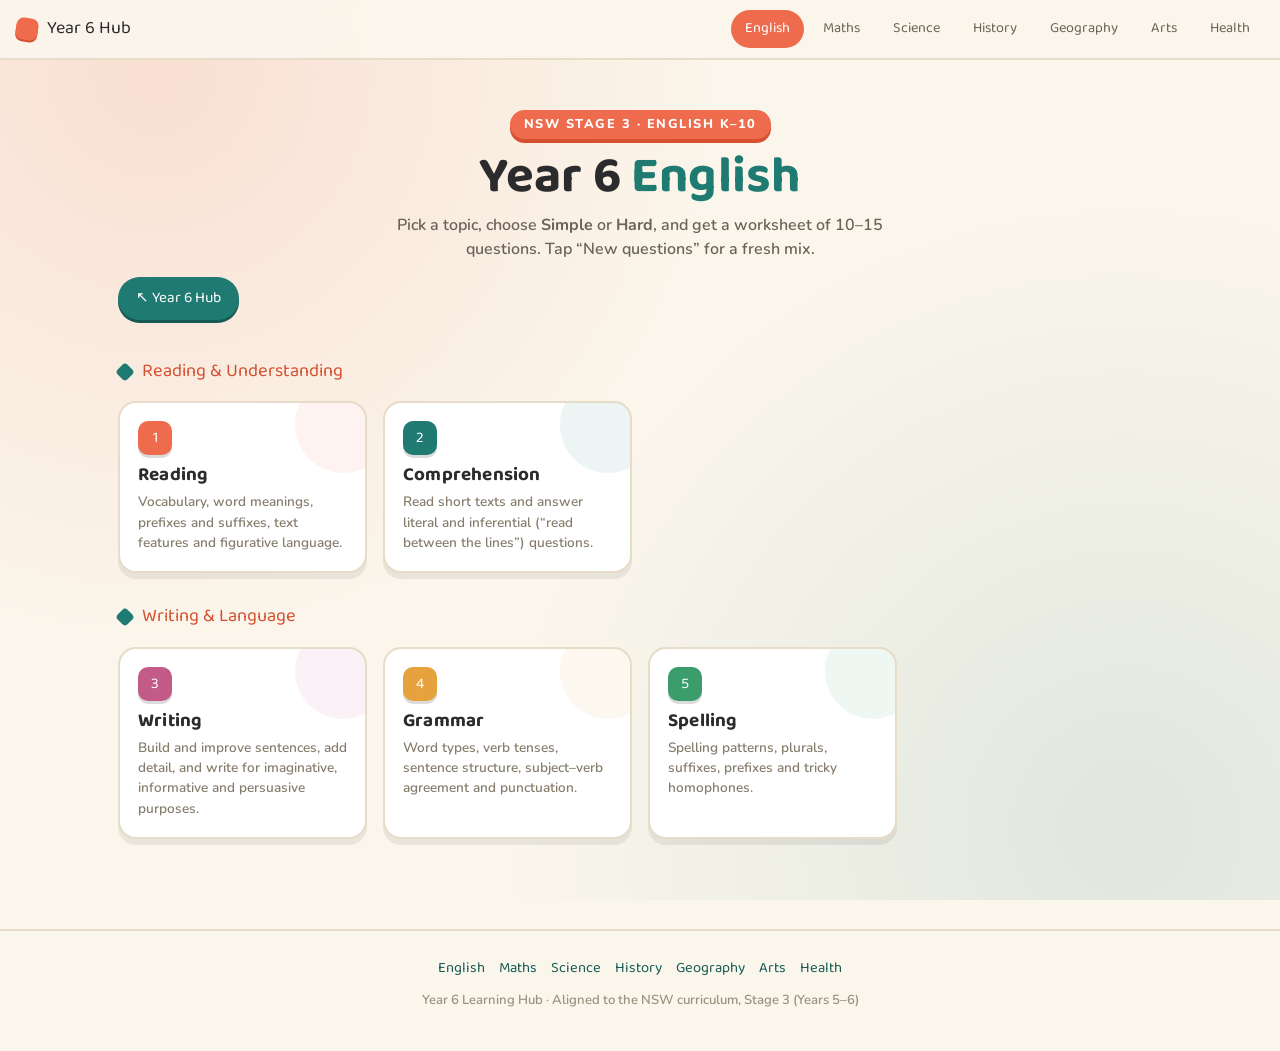
<file: english.html>
<!DOCTYPE html>
<html lang="en-AU">
<head>
<meta charset="UTF-8">
<meta name="viewport" content="width=device-width, initial-scale=1.0">
<title>Year 6 English — NSW Stage 3</title>
<link rel="preconnect" href="https://fonts.googleapis.com">
<link rel="preconnect" href="https://fonts.gstatic.com" crossorigin>
<link href="https://fonts.googleapis.com/css2?family=Baloo+2:wght@500;600;700;800&family=Nunito:ital,wght@0,400;0,600;0,700;0,800;1,600&display=swap" rel="stylesheet">
<style>
  :root{
    --paper:#fbf6ec; --ink:#2b2b2e;
    --teal:#1f7a72; --teal-dk:#155a54;
    --coral:#ee6c4d; --coral-dk:#d4502f;
    --green:#3a9d6b; --green-dk:#2c7a52; --green-soft:#e3f3e9;
    --berry:#c25b87; --berry-dk:#9e426a; --berry-soft:#f7e6ee;
    --amber:#e6a23c; --amber-dk:#c2811f;
    --sun:#f4b942;
    --coral-soft:#fdeadf;
    --line:#e6dcc8; --card:#ffffff;
    --shadow:0 6px 0 rgba(0,0,0,.07);
  }
  *{box-sizing:border-box;margin:0;padding:0}
  h1,h2,h3,.display{font-family:'Baloo 2',cursive;letter-spacing:.2px}
  body{
    font-family:'Nunito',sans-serif;color:var(--ink);line-height:1.5;min-height:100vh;
    background:
      radial-gradient(circle at 12% 8%, rgba(238,108,77,.16), transparent 42%),
      radial-gradient(circle at 88% 92%, rgba(31,122,114,.12), transparent 45%),
      var(--paper);
    background-attachment:fixed;
  }
  .wrap{max-width:1080px;margin:0 auto;padding:24px 18px 40px}

  header.site{text-align:center;padding:26px 0 10px}
  header.site .kicker{display:inline-block;background:var(--coral);color:#fff;font-weight:800;
    font-size:.8rem;letter-spacing:1.5px;text-transform:uppercase;padding:5px 14px;border-radius:30px;
    margin-bottom:12px;box-shadow:0 4px 0 var(--coral-dk)}
  header.site h1{font-size:clamp(2rem,6vw,3.2rem);color:var(--ink);line-height:1.02}
  header.site h1 span{color:var(--teal)}
  header.site p.sub{max-width:560px;margin:10px auto 0;color:#6a6357;font-weight:600}

  .grid{display:grid;grid-template-columns:repeat(auto-fill,minmax(220px,1fr));gap:16px;margin-top:24px}
  .strand-label{grid-column:1/-1;font-family:'Baloo 2';font-size:1.15rem;margin-top:14px;
    display:flex;align-items:center;gap:10px;color:var(--coral-dk)}
  .strand-label::before{content:"";width:14px;height:14px;border-radius:4px;background:var(--teal);
    display:inline-block;transform:rotate(45deg)}
  .card{background:var(--card);border:2px solid var(--line);border-radius:18px;padding:18px;cursor:pointer;
    transition:transform .12s ease, box-shadow .12s ease;box-shadow:var(--shadow);position:relative;overflow:hidden}
  .card::after{content:"";position:absolute;right:-26px;top:-26px;width:96px;height:96px;border-radius:50%;
    background:var(--accent,var(--coral));opacity:.08}
  .card:hover{transform:translateY(-4px);box-shadow:0 12px 0 rgba(0,0,0,.07)}
  .card .num{font-family:'Baloo 2';font-size:.95rem;color:#fff;background:var(--accent,var(--coral));
    width:34px;height:34px;display:flex;align-items:center;justify-content:center;border-radius:10px;
    margin-bottom:10px;box-shadow:0 3px 0 rgba(0,0,0,.14)}
  .card h3{font-size:1.18rem;line-height:1.1;color:var(--ink)}
  .card p{font-size:.85rem;color:#867d6d;margin-top:6px;font-weight:600}

  /* back / hub buttons */
  .backbtn{background:#fff;border:2px solid var(--line);border-radius:30px;padding:8px 16px;
    font-family:'Baloo 2';font-size:.95rem;cursor:pointer;color:var(--coral-dk);
    box-shadow:0 3px 0 rgba(0,0,0,.06);text-decoration:none;display:inline-block}
  .backbtn:hover{background:var(--coral-soft)}
  .backbtn.hub{color:#fff;background:var(--teal);border-color:transparent;box-shadow:0 3px 0 var(--teal-dk)}
  .backbtn.hub:hover{background:var(--teal-dk)}
  .nav-row{display:flex;flex-wrap:wrap;gap:10px;margin-bottom:18px}
  #home .nav-row{margin-top:6px}

  .topic-view{display:none}
  .topic-view.active{display:block;animation:fade .3s ease}
  @keyframes fade{from{opacity:0;transform:translateY(8px)}to{opacity:1;transform:none}}
  .topic-head{display:flex;flex-wrap:wrap;align-items:flex-end;gap:8px 16px;margin-bottom:6px}
  .topic-head h2{font-size:clamp(1.6rem,5vw,2.4rem);color:var(--ink)}
  .topic-head .badge{font-size:.75rem;font-weight:800;text-transform:uppercase;letter-spacing:1px;
    padding:4px 12px;border-radius:20px;background:var(--coral-soft);color:var(--coral-dk)}
  .topic-intro{color:#6a6357;font-weight:600;margin-bottom:20px;max-width:640px}

  .toolbar{display:flex;flex-wrap:wrap;gap:10px;align-items:center;margin-bottom:22px}
  .tabs{display:inline-flex;background:#fff;border:2px solid var(--line);border-radius:30px;padding:4px;
    box-shadow:0 3px 0 rgba(0,0,0,.05)}
  .tab{border:none;background:transparent;font-family:'Baloo 2';font-size:1rem;padding:8px 22px;
    border-radius:24px;cursor:pointer;color:#8a8275}
  .tab.simple.on{background:var(--green);color:#fff}
  .tab.hard.on{background:var(--berry);color:#fff}
  .btn{border:none;font-family:'Baloo 2';font-size:.95rem;padding:9px 18px;border-radius:24px;cursor:pointer;
    color:#fff;background:var(--coral);box-shadow:0 4px 0 var(--coral-dk);transition:transform .1s}
  .btn:active{transform:translateY(2px);box-shadow:0 2px 0 var(--coral-dk)}
  .btn.ghost{background:#fff;color:var(--coral-dk);border:2px solid var(--line);box-shadow:0 3px 0 rgba(0,0,0,.06)}
  .btn.sun{background:var(--sun);box-shadow:0 4px 0 #cf9514;color:#5a4205}

  .ws-title{font-family:'Baloo 2';font-size:1.3rem;margin-bottom:4px;display:flex;align-items:center;gap:10px;flex-wrap:wrap}
  .ws-title .pill{font-size:.7rem;font-weight:800;text-transform:uppercase;padding:3px 10px;border-radius:20px;letter-spacing:.5px}
  .pill.green{background:var(--green-soft);color:var(--green)}
  .pill.berry{background:var(--berry-soft);color:var(--berry-dk)}
  .ws-note{color:#9a917f;font-size:.85rem;font-weight:600;margin-bottom:16px}

  ol.questions{list-style:none;counter-reset:q}
  ol.questions li{counter-increment:q;background:#fff;border:2px solid var(--line);border-radius:14px;
    padding:14px 16px 14px 54px;margin-bottom:10px;position:relative;box-shadow:0 3px 0 rgba(0,0,0,.04)}
  ol.questions li::before{content:counter(q);position:absolute;left:12px;top:12px;width:30px;height:30px;
    background:var(--paper);border:2px solid var(--line);border-radius:9px;display:flex;align-items:center;
    justify-content:center;font-family:'Baloo 2';font-size:.9rem;color:var(--coral-dk)}
  ol.questions .qtext{font-weight:700;font-size:1.02rem}
  ol.questions .ans{margin-top:8px;font-weight:700;color:var(--green);background:var(--green-soft);
    border-radius:8px;padding:6px 12px;display:none;font-size:.95rem}
  ol.questions .ans::before{content:"Answer: ";color:#2c7a52}
  body.show-answers ol.questions .ans{display:block}
  .reveal{margin-top:8px;background:transparent;border:none;color:var(--coral-dk);font-family:'Baloo 2';
    font-size:.85rem;cursor:pointer;padding:0;text-decoration:underline}
  body.show-answers .reveal{display:none}

  /* comprehension passages */
  .passage{background:#fff;border:2px solid var(--line);border-left:6px solid var(--teal);
    border-radius:14px;padding:16px 20px;margin:6px 0 12px;box-shadow:0 3px 0 rgba(0,0,0,.04)}
  .passage .ptag{display:inline-block;font-family:'Baloo 2';font-size:.68rem;text-transform:uppercase;
    letter-spacing:.6px;background:var(--teal);color:#fff;padding:3px 11px;border-radius:14px;margin-bottom:8px}
  .passage h4{font-family:'Baloo 2';font-size:1.18rem;color:var(--ink);margin-bottom:8px}
  .passage p{font-size:1rem;line-height:1.65;color:#3a362f}
  .qgroup-label{font-family:'Baloo 2';font-weight:700;color:var(--teal-dk);margin:2px 0 10px;font-size:.98rem}
  .qgroup-label + ol.questions{margin-bottom:22px}

  @media print{
    body{background:#fff}
    header.site,.grid,.toolbar,.backbtn,.nav-row,.reveal{display:none!important}
    .topic-view{display:block!important}
    ol.questions li{box-shadow:none;break-inside:avoid}
    .card{display:none}
  }
</style>
</head>
<body>
<div class="wrap">

  <header class="site">
    <span class="kicker">NSW Stage 3 · English K–10</span>
    <h1>Year 6 <span>English</span></h1>
    <p class="sub">Pick a topic, choose <b>Simple</b> or <b>Hard</b>, and get a worksheet of 10–15 questions. Tap “New questions” for a fresh mix.</p>
  </header>

  <!-- HOME GRID -->
  <div id="home">
    <div class="nav-row">
      <a class="backbtn hub" href="index.html">↖ Year 6 Hub</a>
    </div>
    <div class="grid" id="topicGrid"></div>
  </div>

  <!-- TOPIC VIEW -->
  <div class="topic-view" id="topicView">
    <div class="nav-row">
      <a class="backbtn hub" href="index.html">↖ Year 6 Hub</a>
      <button class="backbtn" onclick="goHome()">← All topics</button>
    </div>
    <div class="topic-head">
      <h2 id="tvTitle"></h2>
      <span class="badge" id="tvStrand"></span>
    </div>
    <p class="topic-intro" id="tvIntro"></p>

    <div class="toolbar">
      <div class="tabs">
        <button class="tab simple on" id="tabSimple" onclick="setDiff('simple')">Simple</button>
        <button class="tab hard" id="tabHard" onclick="setDiff('hard')">Hard</button>
      </div>
      <button class="btn" onclick="regen()">↻ New questions</button>
      <button class="btn sun" onclick="toggleAnswers()" id="ansBtn">Show answers</button>
      <button class="btn ghost" onclick="window.print()">🖨 Print worksheet</button>
    </div>

    <div class="ws-title" id="wsTitle"></div>
    <p class="ws-note" id="wsNote"></p>
    <div id="qList"></div>

    <div class="nav-row" style="justify-content:center;margin-top:24px">
      <a class="backbtn hub" href="index.html">↖ Back to Year 6 Hub</a>
      <button class="backbtn" onclick="goHome()">← All English topics</button>
    </div>
  </div>
</div>

<script>
const pick=a=>a[Math.floor(Math.random()*a.length)];
const shuffle=a=>{a=a.slice();for(let i=a.length-1;i>0;i--){const j=Math.floor(Math.random()*(i+1));[a[i],a[j]]=[a[j],a[i]];}return a;};
const take=(arr,n)=>shuffle(arr).slice(0,Math.min(n,arr.length));

/* =================== QUESTION POOLS ===================
   Each item: {q: question, a: answer}
   Edit freely — add or remove items any time. */

const SPELL_S=[
  {q:'Which spelling is correct: “recieve” or “receive”?', a:'receive'},
  {q:'Which is correct: “freind” or “friend”?', a:'friend'},
  {q:'What is the plural of “baby”?', a:'babies'},
  {q:'What is the plural of “box”?', a:'boxes'},
  {q:'Add the suffix “-ing” to “run”.', a:'running'},
  {q:'Add the suffix “-ing” to “hope”.', a:'hoping'},
  {q:'Which is correct: “becuase” or “because”?', a:'because'},
  {q:'Which homophone fits: “I can ___ the music.” (here / hear)', a:'hear'},
  {q:'Which fits: “Put it over ___ by the door.” (their / there / they’re)', a:'there'},
  {q:'What is the plural of “child”?', a:'children'},
  {q:'Add “-ed” to “jump”.', a:'jumped'},
  {q:'What is the plural of “city”?', a:'cities'},
  {q:'Which is correct: “happend” or “happened”?', a:'happened'},
  {q:'Write the contraction for “do not”.', a:'don’t'},
  {q:'Which homophone fits: “We ate ___ much cake.” (to / too / two)', a:'too'}
];
const SPELL_H=[
  {q:'Which is correct: “seperate” or “separate”?', a:'separate'},
  {q:'Which is correct: “definately” or “definitely”?', a:'definitely'},
  {q:'What is the plural of “knife”?', a:'knives'},
  {q:'What is the plural of “leaf”?', a:'leaves'},
  {q:'Add “-ed” to “travel” (Australian spelling).', a:'travelled'},
  {q:'Add “-ly” to “happy”.', a:'happily'},
  {q:'Add “-ing” to “begin”.', a:'beginning'},
  {q:'Which is correct: “neccessary” or “necessary”?', a:'necessary'},
  {q:'Which is correct: “embarass” or “embarrass”?', a:'embarrass'},
  {q:'What is the plural of “potato”?', a:'potatoes'},
  {q:'Add the prefix “un-” to “necessary”.', a:'unnecessary'},
  {q:'Which fits: “The team played their best; ___ going to win.” (their / there / they’re)', a:'they’re'},
  {q:'Which is correct: “arguement” or “argument”?', a:'argument'},
  {q:'Add “-ous” to “danger”.', a:'dangerous'},
  {q:'What is the plural of “mouse” (the animal)?', a:'mice'},
  {q:'Which is correct: “occured” or “occurred”?', a:'occurred'}
];

const GRAM_S=[
  {q:'What type of word is “dog” — noun, verb or adjective?', a:'noun'},
  {q:'What type of word is “jump” in “I jump high”?', a:'verb'},
  {q:'What type of word is “happy”?', a:'adjective'},
  {q:'What type of word is “quickly”?', a:'adverb'},
  {q:'Choose the correct word: “She ___ to school.” (run / runs)', a:'runs'},
  {q:'Which word is a pronoun: “table”, “she”, “blue”?', a:'she'},
  {q:'Choose: “___ apple” (a / an)', a:'an'},
  {q:'Choose: “___ banana” (a / an)', a:'a'},
  {q:'What punctuation mark ends a question?', a:'a question mark (?)'},
  {q:'Should “sydney” start with a capital letter? Why?', a:'Yes — it is a proper noun (a place name).'},
  {q:'Identify the noun in: “The cat slept.”', a:'cat'},
  {q:'Identify the verb in: “Birds fly south.”', a:'fly'},
  {q:'What type of word is “and”, which joins words or ideas?', a:'a conjunction'},
  {q:'Choose the correct word: “The dogs ___ barking.” (is / are)', a:'are'},
  {q:'Add the missing punctuation: “What time is it”', a:'What time is it?'}
];
const GRAM_H=[
  {q:'Change to past tense: “I walk to school.”', a:'I walked to school.'},
  {q:'Change to past tense: “She plays netball.”', a:'She played netball.'},
  {q:'Identify the adverb in: “He spoke softly.”', a:'softly'},
  {q:'Identify the adjective in: “The enormous whale dived.”', a:'enormous'},
  {q:'Identify the preposition in: “The cat is under the table.”', a:'under'},
  {q:'Which is correct: “He don’t know” or “He doesn’t know”?', a:'He doesn’t know.'},
  {q:'Name the sentence type (simple / compound / complex): “I was tired, so I went to bed.”', a:'compound'},
  {q:'Name the sentence type: “Although it rained, we played outside.”', a:'complex'},
  {q:'Identify the subject of: “The tall boy kicked the ball.”', a:'The tall boy'},
  {q:'Identify the conjunction in: “I wanted to go, but it was late.”', a:'but'},
  {q:'Choose the correct word: “Neither of the boys ___ here.” (is / are)', a:'is'},
  {q:'What is the past tense of “run”?', a:'ran'},
  {q:'Add a comma in the right place: “After lunch we went outside.”', a:'After lunch, we went outside.'},
  {q:'Which is a complete sentence: “Running fast.” or “She ran fast.”?', a:'She ran fast.'},
  {q:'Name the tense: “I will travel tomorrow.”', a:'future tense'}
];

const READ_S=[
  {q:'A book that tells a made-up story is called fiction or non-fiction?', a:'fiction'},
  {q:'What is the purpose of a glossary in a book?', a:'to explain the meaning of key or difficult words'},
  {q:'What does the prefix “un-” mean (as in “unhappy”)?', a:'not'},
  {q:'Give an antonym (opposite) of “hot”.', a:'cold'},
  {q:'Give a synonym (similar word) for “big”.', a:'large (or huge / enormous)'},
  {q:'What is the purpose of a contents page?', a:'to show what is in the book and on which page'},
  {q:'What does the prefix “re-” mean (as in “redo”)?', a:'again'},
  {q:'A text that gives facts and information is called?', a:'non-fiction (an informative text)'},
  {q:'What is a heading used for?', a:'to tell you what a section is about'},
  {q:'What does the word “author” mean?', a:'the person who wrote the text'},
  {q:'Give an antonym of “begin”.', a:'end (or finish)'},
  {q:'What does the suffix “-ful” mean in “careful”?', a:'full of'},
  {q:'What do we call the main character of a story?', a:'the protagonist (main character)'},
  {q:'What does the prefix “pre-” mean (as in “preview”)?', a:'before'},
  {q:'A group of sentences about one idea is called a?', a:'paragraph'}
];
const READ_H=[
  {q:'Name the technique: “as quiet as a mouse”.', a:'simile'},
  {q:'Name the technique: “The wind whispered through the trees.”', a:'personification'},
  {q:'Name the technique: “Her smile was sunshine.”', a:'metaphor'},
  {q:'Name the technique: “buzzing bees” (repeated “b” sound).', a:'alliteration'},
  {q:'Name the technique: “The bag weighed a tonne!” (a big exaggeration)', a:'hyperbole'},
  {q:'Is the purpose to persuade, inform or entertain: a funny short story?', a:'to entertain'},
  {q:'Author’s purpose: a brochure urging you to recycle?', a:'to persuade'},
  {q:'Author’s purpose: an encyclopedia entry about volcanoes?', a:'to inform'},
  {q:'What is onomatopoeia? Give an example.', a:'a word that sounds like its meaning, e.g. “bang” or “hiss”'},
  {q:'What does the idiom “it’s raining cats and dogs” mean?', a:'it is raining very heavily'},
  {q:'What is the difference between a simile and a metaphor?', a:'a simile uses “like” or “as”; a metaphor says one thing IS another'},
  {q:'What does “reluctant” most likely mean in: “She was reluctant to dive in.”?', a:'unwilling / hesitant'},
  {q:'Give a synonym for “ancient”.', a:'very old'},
  {q:'Name the technique: “Boom! Crash!”', a:'onomatopoeia'},
  {q:'What does “mood” mean in a text?', a:'the feeling or atmosphere it creates for the reader'},
  {q:'What does the idiom “bite the bullet” mean?', a:'to face something difficult bravely'}
];

const COMP_PASS_S=[
  { title:'The Lost Library Book', text:'Zara loved reading more than anything. Every Friday she borrowed a new book from the school library. One Friday she chose a thick adventure story about pirates. That weekend she read it everywhere — in the car, in the garden, even under her blanket with a torch. On Monday morning the book was nowhere to be found. Zara searched her bag, her bedroom and the kitchen, but it had vanished. Just as she was about to give up, she spotted a corner of the cover poking out from under the sofa cushions. Sighing with relief, she slipped the book into her bag and hurried to school, promising herself to be more careful next time.',
    qs:[
      {q:'Who is the main character?', a:'Zara'},
      {q:'What kind of story was the book she chose?', a:'an adventure story about pirates'},
      {q:'Name two places Zara read the book.', a:'any two of: the car, the garden, under her blanket'},
      {q:'Where did Zara finally find the book?', a:'under the sofa cushions'},
      {q:'How did Zara feel when she found it?', a:'relieved'},
      {q:'What did Zara promise herself?', a:'to be more careful next time'}
    ]},
  { title:'Honey Bees', text:'Honey bees are small but very important insects. They live together in a hive, where thousands of bees work as a team. Each hive has one queen bee, whose main job is to lay eggs. Worker bees fly from flower to flower, collecting a sweet liquid called nectar. Back at the hive, they turn the nectar into honey and store it in tiny wax cells. Bees do more than make honey, though. As they move between flowers, they carry pollen, which helps plants make seeds and fruit. Without bees, many of the foods we enjoy, such as apples and strawberries, would be much harder to grow.',
    qs:[
      {q:'Where do honey bees live?', a:'in a hive'},
      {q:'What is the main job of the queen bee?', a:'to lay eggs'},
      {q:'What do worker bees collect from flowers?', a:'nectar'},
      {q:'What do bees turn nectar into?', a:'honey'},
      {q:'Besides making honey, how do bees help plants?', a:'they carry pollen, which helps plants make seeds and fruit'},
      {q:'Name one food that would be harder to grow without bees.', a:'apples (or strawberries)'}
    ]},
  { title:'First Day at the Pool', text:'Marcus stood at the edge of the swimming pool, his toes curling over the cold tiles. It was his first swimming lesson, and his stomach felt full of butterflies. The water looked deep and the other children seemed so confident. His instructor, Mr Lee, smiled kindly and held out his hand. ‘We will start in the shallow end,’ he said. Slowly, Marcus stepped down the ladder. The water was warmer than he expected. By the end of the lesson, Marcus had learned to float on his back and even put his face in the water. As he walked home, he could not stop grinning.',
    qs:[
      {q:'Where is the story set?', a:'at a swimming pool'},
      {q:'What lesson was Marcus having?', a:'his first swimming lesson'},
      {q:'What does “butterflies” in his stomach tell us about how he felt?', a:'he was nervous'},
      {q:'Who was Marcus’s instructor?', a:'Mr Lee'},
      {q:'Name one thing Marcus learned by the end of the lesson.', a:'to float on his back (or put his face in the water)'},
      {q:'How did Marcus feel as he walked home?', a:'happy — he could not stop grinning'}
    ]},
  { title:'The Sydney Opera House', text:'The Sydney Opera House is one of the most famous buildings in the world. It sits beside the water at Sydney Harbour and is known for its white, sail-shaped roofs. The building was designed by a Danish architect named Jørn Utzon. It took about 14 years to build and finally opened in 1973. Today the Opera House is used for concerts, plays and ballet, and millions of people visit it every year. Its unique shape makes it easy to recognise, and it has become a symbol of Australia.',
    qs:[
      {q:'Beside what does the Sydney Opera House sit?', a:'the water at Sydney Harbour'},
      {q:'What are its roofs shaped like?', a:'sails'},
      {q:'Who designed the building?', a:'Jørn Utzon, a Danish architect'},
      {q:'In what year did it open?', a:'1973'},
      {q:'Name one thing the Opera House is used for.', a:'concerts (or plays / ballet)'},
      {q:'What has the Opera House become a symbol of?', a:'Australia'}
    ]}
];
const COMP_PASS_H=[
  { title:'The Storm', text:'By late afternoon, the sky over the farm had turned an angry shade of grey. Nadia watched from the kitchen window as the wind bent the old gum trees almost to the ground. Her father hurried across the yard, herding the last of the sheep into the barn. ‘Close the windows!’ he called, his voice barely carrying over the rising gale. Nadia ran from room to room, latching every window tight. Moments later, the first heavy drops struck the roof like marbles, and then the rain came down in sheets. The power flickered once, twice, and died. In the sudden darkness, Nadia felt for the torch she had placed on the table earlier — she had known, somehow, that they would need it.',
    qs:[
      {q:'What time of day is it in the passage?', a:'late afternoon'},
      {q:'What can you infer is about to happen?', a:'a big storm'},
      {q:'Why was Nadia’s father herding the sheep into the barn?', a:'to keep them safe from the storm'},
      {q:'What does the simile “struck the roof like marbles” describe?', a:'the heavy raindrops hitting the roof'},
      {q:'What happened to the power?', a:'it flickered, then went out (died)'},
      {q:'The last line suggests Nadia had expected this. How do you know?', a:'she had placed the torch ready earlier, knowing they would need it'}
    ]},
  { title:'Why We Should Protect the Reef', text:'The Great Barrier Reef, stretching more than 2,000 kilometres along the coast of Queensland, is the largest living structure on Earth. It is home to thousands of species of fish, coral, turtles and other sea creatures. Sadly, the reef is under threat. Rising sea temperatures cause coral to lose its colour and die, a process known as bleaching. Pollution and litter from the land also harm the delicate ecosystem. Scientists warn that if we do not act soon, large parts of the reef could disappear forever. There are things we can all do to help, such as reducing waste, using less energy and supporting organisations that protect the ocean. The reef has survived for millions of years — it is up to us to make sure it survives for millions more.',
    qs:[
      {q:'Along which coast is the Great Barrier Reef found?', a:'the coast of Queensland'},
      {q:'What does the text say makes the reef special?', a:'it is the largest living structure on Earth'},
      {q:'What does “bleaching” mean in this passage?', a:'coral losing its colour and dying'},
      {q:'Name two things that threaten the reef.', a:'rising sea temperatures and pollution / litter'},
      {q:'What is the author’s main purpose in this text?', a:'to persuade us to protect the reef'},
      {q:'Name one thing the text says we can do to help.', a:'reduce waste (or use less energy / support ocean organisations)'}
    ]},
  { title:'The Audition', text:'Priya’s hands trembled as she waited in the wings, clutching her sheet music. For weeks she had rehearsed until her fingers ached, yet now every note seemed to flee from her memory. The girl before her finished to warm applause and walked off stage beaming. ‘Next!’ called the judge, not unkindly. Priya forced her legs to move. She sat at the piano, took a slow breath, and let her hands settle on the keys. The first few bars wavered, but then something shifted. The music seemed to play itself, flowing from her fingers as if it had a life of its own. When she finished there was a heartbeat of silence — and then the room erupted. Priya allowed herself, at last, to smile.',
    qs:[
      {q:'What is Priya auditioning to do?', a:'play the piano'},
      {q:'Where is Priya waiting at the start?', a:'in the wings (at the side of the stage)'},
      {q:'What does it mean that the notes “seemed to flee from her memory”?', a:'she felt she was forgetting the music'},
      {q:'How did Priya feel before her turn? Give evidence.', a:'nervous — her hands trembled'},
      {q:'What does “the room erupted” tell us happened?', a:'the audience clapped and cheered loudly'},
      {q:'How does Priya feel at the end, and how do you know?', a:'relieved / happy — she finally allowed herself to smile'}
    ]},
  { title:'Sleep and the Brain', text:'Most children your age need between nine and eleven hours of sleep each night, yet many get far less. While we sleep, our bodies may be still, but our brains are remarkably busy. During the night the brain sorts through everything we learned during the day, storing important memories and clearing away information it no longer needs. This is one reason why a good night’s sleep before a test can be more useful than late-night study. Sleep also helps the body grow, repair itself and fight off illness. Screens, however, can make sleep harder: the bright light from phones and tablets tricks the brain into thinking it is still daytime. Experts suggest switching off devices at least an hour before bed to give the brain the rest it needs.',
    qs:[
      {q:'How many hours of sleep does the text say children your age need?', a:'between nine and eleven hours'},
      {q:'What does the brain do with the day’s learning while we sleep?', a:'it sorts it, storing important memories and clearing away what it no longer needs'},
      {q:'Why might sleeping before a test help more than late-night study?', a:'because sleep helps the brain store and organise what you have learned'},
      {q:'Name one way sleep helps the body, apart from memory.', a:'it helps the body grow / repair itself / fight off illness'},
      {q:'How do screens make sleep harder?', a:'their bright light tricks the brain into thinking it is still daytime'},
      {q:'What is the main idea of this passage?', a:'sleep is very important for the brain and body, and screens can disrupt it'}
    ]}
];

const WRITE_S=[
  {q:'Turn this into a question: “The dog is hungry.”', a:'“Is the dog hungry?”'},
  {q:'Add an adjective: “The ___ castle stood on the hill.”', a:'e.g. “ancient”, “enormous” or “crumbling” — any describing word'},
  {q:'Write a sentence about the beach that uses one adjective.', a:'e.g. “The golden sand stretched along the warm beach.”'},
  {q:'Fix the capital letter and full stop: “we went to the park”', a:'“We went to the park.”'},
  {q:'Expand this sentence with more detail: “The cat sat.”', a:'e.g. “The fluffy ginger cat sat lazily on the warm windowsill.”'},
  {q:'Join into one sentence using “and”: “I like apples. I like pears.”', a:'“I like apples and pears.”'},
  {q:'Write a strong opening line for a story about a lost dog.', a:'e.g. “Rex had never been so far from home before.”'},
  {q:'Replace the dull word “nice”: “It was a nice day.”', a:'e.g. “glorious”, “beautiful” or “sunny”'},
  {q:'Add commas to the list: “I packed shorts a hat and sunscreen.”', a:'“I packed shorts, a hat and sunscreen.”'},
  {q:'Write a sentence that uses the word “because”.', a:'e.g. “We stayed inside because it was raining.”'},
  {q:'Add speech marks: She said I am ready', a:'She said, “I am ready.”'},
  {q:'Write a sentence that uses an adverb (telling how something is done).', a:'e.g. “The runner sprinted quickly to the line.” (adverb = quickly)'},
  {q:'List three words you could use instead of “said”.', a:'e.g. whispered, shouted, replied, muttered, exclaimed'},
  {q:'Write a sentence describing how a character feels on their first day at a new school.', a:'Look for an emotion word + reason, e.g. “Maya felt nervous as she walked through the gates.”'},
  {q:'Turn this into an exclamation: “The fireworks were amazing.”', a:'e.g. “The fireworks were amazing!” or “How amazing the fireworks were!”'}
];
const WRITE_H=[
  {q:'Write a complex sentence using “although”.', a:'e.g. “Although the test was hard, she stayed calm.” (Look for a subordinate clause.)'},
  {q:'Write a persuasive sentence arguing for more sport at school.', a:'e.g. “Daily sport keeps students healthy and helps them focus.” (Look for an opinion + reason.)'},
  {q:'Write a metaphor describing the rain.', a:'e.g. “The rain was a thousand tiny drummers on the roof.”'},
  {q:'Write a simile to describe how fast a cheetah runs.', a:'e.g. “The cheetah ran like a bolt of lightning.”'},
  {q:'Plan a narrative about a mysterious key: write the orientation, complication and resolution in one line each.', a:'Look for: setting & characters; a problem; how it is solved.'},
  {q:'Write a topic sentence for a paragraph about why dogs make good pets.', a:'e.g. “Dogs make wonderful pets for many reasons.”'},
  {q:'Improve with a stronger verb: “The man went down the street.”', a:'e.g. “The man marched / stormed / strolled down the street.”'},
  {q:'Write a sentence using personification (give an object human qualities).', a:'e.g. “The old door groaned as it opened.”'},
  {q:'Write the opening sentence of a persuasive letter to your principal.', a:'e.g. “I am writing to ask you to consider longer lunch breaks.” (Look for a clear purpose.)'},
  {q:'Combine into one complex sentence using “even though”: “It was late. We kept working.”', a:'“Even though it was late, we kept working.”'},
  {q:'Write a sentence that begins with a fronted adverbial (when / where / how).', a:'e.g. “Without warning, the lights went out.”'},
  {q:'Write a short, dramatic sentence to build tension in a story.', a:'e.g. “Something moved in the shadows.”'},
  {q:'Use a semicolon to join two related ideas.', a:'e.g. “The storm raged outside; inside, the children slept soundly.”'},
  {q:'Write a concluding sentence for a paragraph about recycling.', a:'e.g. “By recycling every day, we can all help protect our planet.”'},
  {q:'Rewrite more formally: “Hey, can you fix this ASAP?”', a:'e.g. “Could you please correct this as soon as possible?”'}
];

/* =================== TOPICS =================== */
const POOLS={
  reading:{s:READ_S,h:READ_H},
  writing:{s:WRITE_S,h:WRITE_H}, grammar:{s:GRAM_S,h:GRAM_H}, spelling:{s:SPELL_S,h:SPELL_H}
};
function GEN(id){
  if(id==='comprehension') return {simple:take(COMP_PASS_S,2), hard:take(COMP_PASS_H,2)};
  return {simple:take(POOLS[id].s,12), hard:take(POOLS[id].h,12)};
}

const TOPICS=[
  {id:'reading',       name:'Reading',       group:'understand', accent:'var(--coral)', intro:'Vocabulary, word meanings, prefixes and suffixes, text features and figurative language.'},
  {id:'comprehension', name:'Comprehension', group:'understand', accent:'var(--teal)',  intro:'Read short texts and answer literal and inferential (“read between the lines”) questions.'},
  {id:'writing',       name:'Writing',       group:'language',   accent:'var(--berry)', intro:'Build and improve sentences, add detail, and write for imaginative, informative and persuasive purposes.'},
  {id:'grammar',       name:'Grammar',       group:'language',   accent:'var(--amber)', intro:'Word types, verb tenses, sentence structure, subject–verb agreement and punctuation.'},
  {id:'spelling',      name:'Spelling',      group:'language',   accent:'var(--green)', intro:'Spelling patterns, plurals, suffixes, prefixes and tricky homophones.'}
];
const GROUP={understand:'Reading & Understanding', language:'Writing & Language'};

function renderGrid(){
  let html='', last='';
  TOPICS.forEach((t,i)=>{
    if(t.group!==last){html+=`<div class="strand-label">${GROUP[t.group]}</div>`;last=t.group;}
    html+=`<div class="card" style="--accent:${t.accent}" onclick="openTopic('${t.id}')">
      <div class="num">${i+1}</div><h3>${t.name}</h3><p>${t.intro}</p></div>`;
  });
  document.getElementById('topicGrid').innerHTML=html;
}

let current=null, diff='simple', data=null;
function openTopic(id){
  current=TOPICS.find(t=>t.id===id); diff='simple';
  document.body.classList.remove('show-answers');
  document.getElementById('ansBtn').textContent='Show answers';
  document.getElementById('home').style.display='none';
  document.getElementById('topicView').classList.add('active');
  document.getElementById('tvTitle').textContent=current.name;
  document.getElementById('tvStrand').textContent=GROUP[current.group];
  document.getElementById('tvIntro').textContent=current.intro;
  setDiff('simple',true);
  window.scrollTo(0,0);
}
function goHome(){
  document.getElementById('topicView').classList.remove('active');
  document.getElementById('home').style.display='block';
  window.scrollTo(0,0);
}
function setDiff(d,skip){
  diff=d;
  document.getElementById('tabSimple').classList.toggle('on',d==='simple');
  document.getElementById('tabHard').classList.toggle('on',d==='hard');
  if(!skip||!data) data=GEN(current.id);
  renderQuestions();
}
function regen(){data=GEN(current.id);renderQuestions();}
function qItem(item){
  return `<li>
      <div class="qtext">${item.q}</div>
      <button class="reveal" onclick="this.nextElementSibling.style.display='block';this.style.display='none'">Reveal answer</button>
      <div class="ans">${item.a}</div></li>`;
}
function renderQuestions(){
  const isComp = current.id==='comprehension';
  const sel = diff==='simple'?data.simple:data.hard;
  let count, body;
  if(isComp){
    count = sel.reduce((n,p)=>n+p.qs.length,0);
    body = sel.map((p,idx)=>`
      <div class="passage"><span class="ptag">Passage ${idx+1}</span>
        <h4>${p.title}</h4><p>${p.text}</p></div>
      <div class="qgroup-label">Questions about Passage ${idx+1}: ${p.title}</div>
      <ol class="questions">${p.qs.map(qItem).join('')}</ol>`).join('');
  } else {
    count = sel.length;
    body = `<ol class="questions">${sel.map(qItem).join('')}</ol>`;
  }
  document.getElementById('wsTitle').innerHTML=
    `${current.name} — Worksheet <span class="pill ${diff==='simple'?'green':'berry'}">${diff} · ${count} questions</span>`;
  document.getElementById('qList').innerHTML=body;
  document.getElementById('wsNote').textContent = isComp
    ? 'Read each passage carefully, then answer the questions about it.'
    : current.id==='writing'
      ? 'For writing tasks there is no single right answer — the answer shows an example or what to aim for.'
      : 'Work them out in your book, then check with “Show answers”.';
}
function toggleAnswers(){
  const on=document.body.classList.toggle('show-answers');
  document.getElementById('ansBtn').textContent=on?'Hide answers':'Show answers';
}
renderGrid();
</script>
<script src="site.js" defer></script>
</body>
</html>
</file>
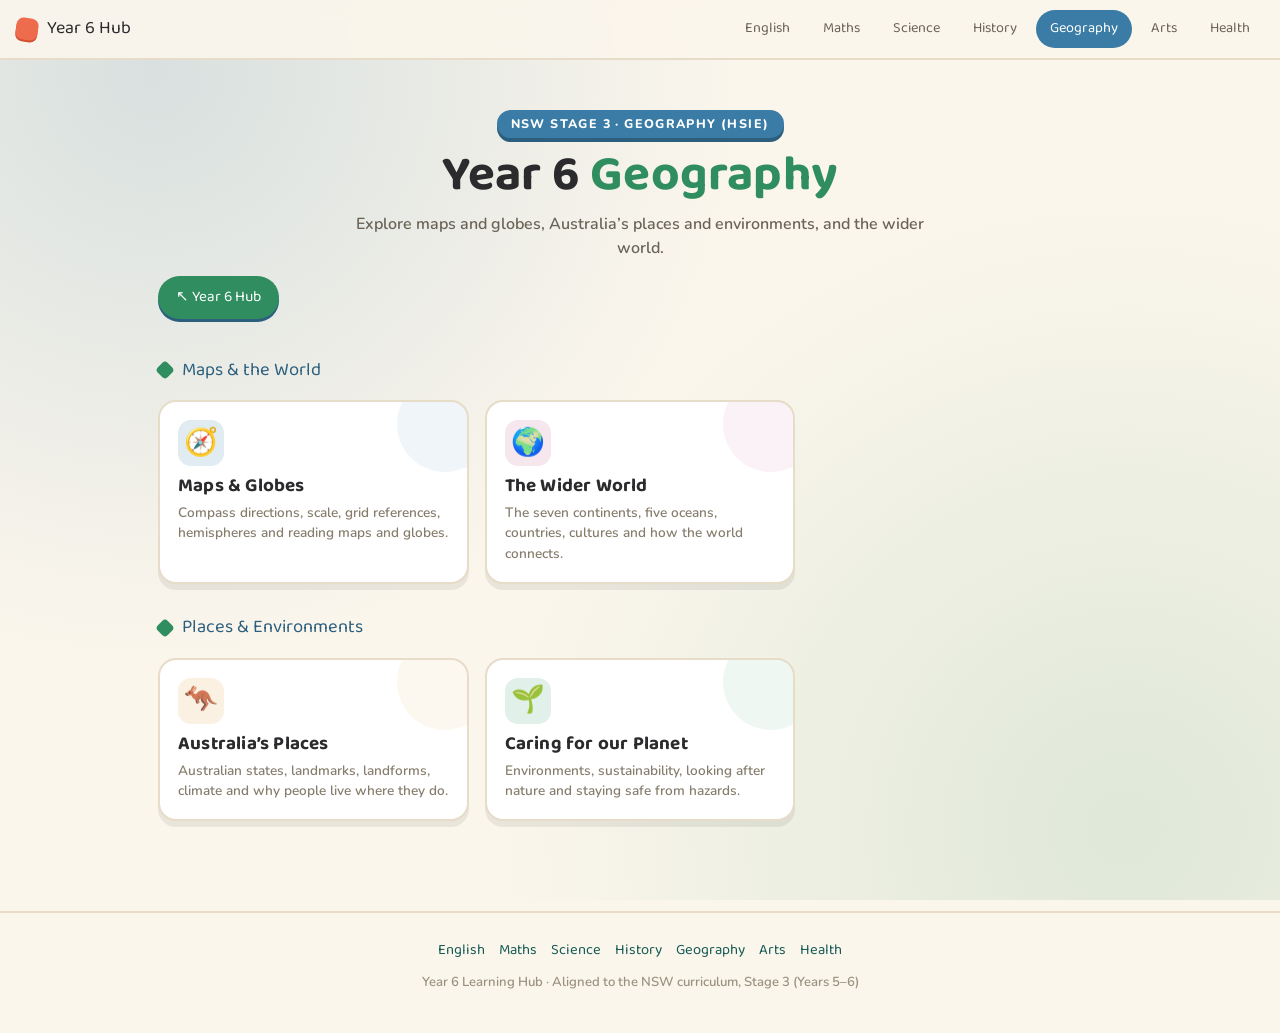
<file: geography.html>
<!DOCTYPE html>
<html lang="en-AU">
<head>
<meta charset="UTF-8">
<meta name="viewport" content="width=device-width, initial-scale=1.0">
<title>Year 6 Geography — NSW Stage 3</title>
<link rel="preconnect" href="https://fonts.googleapis.com">
<link rel="preconnect" href="https://fonts.gstatic.com" crossorigin>
<link href="https://fonts.googleapis.com/css2?family=Baloo+2:wght@500;600;700;800&family=Nunito:wght@400;600;700;800&display=swap" rel="stylesheet">
<link rel="stylesheet" href="subjects.css">
<link rel="stylesheet" href="geography.css">
</head>
<body>
<script>
window.SUBJECT={
  title:'Geography', kicker:'NSW Stage 3 · Geography (HSIE)', heroWord:'Geography',
  sub:'Explore maps and globes, Australia’s places and environments, and the wider world.',
  GROUP:{tools:'Maps & the World', places:'Places & Environments'},
  TOPICS:[
    {id:'maps',name:'Maps & Globes',group:'tools',accent:'var(--ocean)',icon:'🧭',
     intro:'Compass directions, scale, grid references, hemispheres and reading maps and globes.',
     pics:[['🧭','Compass'],['🗺️','Maps'],['🌐','Globe'],['📍','Location']]},
    {id:'world',name:'The Wider World',group:'tools',accent:'var(--berry)',icon:'🌍',
     intro:'The seven continents, five oceans, countries, cultures and how the world connects.',
     pics:[['🌍','Earth'],['🗽','Countries'],['🏯','Cultures'],['✈️','Connections']]},
    {id:'australia',name:'Australia’s Places',group:'places',accent:'var(--amber)',icon:'🦘',
     intro:'Australian states, landmarks, landforms, climate and why people live where they do.',
     pics:[['🦘','Wildlife'],['🏜️','Outback'],['🏖️','Coast'],['🏙️','Cities']]},
    {id:'environment',name:'Caring for our Planet',group:'places',accent:'var(--green)',icon:'🌱',
     intro:'Environments, sustainability, looking after nature and staying safe from hazards.',
     pics:[['🌱','Nature'],['♻️','Recycle'],['🌳','Forests'],['💧','Water']]}
  ],
  VIDEOS:{
    maps:[
      {title:'How to read a map — search results',by:'YouTube',url:'https://www.youtube.com/results?search_query=how+to+read+a+map+for+kids+compass+grid'},
      {title:'Maps & Geography skills',by:'BBC Bitesize',url:'https://www.bbc.co.uk/bitesize'}
    ],
    world:[
      {title:'7 Continents and 5 Oceans of the World',by:'Geography for Kids',id:'JsCO2AWymeU'}
    ],
    australia:[
      {title:'Australia geography for kids — search results',by:'YouTube',url:'https://www.youtube.com/results?search_query=australia+geography+for+kids+states'},
      {title:'Explore Australia’s places',by:'National Geographic Kids',url:'https://kids.nationalgeographic.com'}
    ],
    environment:[
      {title:'Looking after the environment — search results',by:'YouTube',url:'https://www.youtube.com/results?search_query=caring+for+the+environment+for+kids'}
    ]
  },
  EXPLORE:{
    maps:{kind:'sort',title:'Sorting game: Northern or Southern Hemisphere?',hint:'Tap the hemisphere each place is mostly in (the equator splits them).',
      cats:['Northern','Southern'],
      items:[['Australia','Southern'],['Canada','Northern'],['Egypt','Northern'],['Antarctica','Southern'],['Japan','Northern'],['South Africa','Southern'],['United Kingdom','Northern'],['New Zealand','Southern'],['Brazil (mostly)','Southern'],['Russia','Northern']],
      links:[['🗺️ BBC Bitesize geography','https://www.bbc.co.uk/bitesize'],['🌐 National Geographic Kids','https://kids.nationalgeographic.com']]},
    world:{kind:'sort',title:'Sorting game: Continent or Ocean?',hint:'Tap whether each name is a continent or an ocean.',
      cats:['Continent','Ocean'],
      items:[['Africa','Continent'],['Asia','Continent'],['Europe','Continent'],['Antarctica','Continent'],['North America','Continent'],['South America','Continent'],['Pacific','Ocean'],['Atlantic','Ocean'],['Indian','Ocean'],['Arctic','Ocean'],['Southern','Ocean']],
      links:[['🌐 National Geographic Kids','https://kids.nationalgeographic.com'],['🗺️ BBC Bitesize','https://www.bbc.co.uk/bitesize']]},
    australia:{kind:'sort',title:'Sorting game: Natural or Built?',hint:'Tap whether each Australian feature is natural or built by people.',
      cats:['Natural','Built'],
      items:[['Uluru','Natural'],['Great Barrier Reef','Natural'],['Sydney Opera House','Built'],['Sydney Harbour Bridge','Built'],['Blue Mountains','Natural'],['The Outback','Natural'],['The Twelve Apostles','Natural'],['Parliament House, Canberra','Built'],['Bondi Beach','Natural'],['The MCG stadium','Built']],
      links:[['🦘 National Geographic Kids','https://kids.nationalgeographic.com'],['🗺️ BBC Bitesize','https://www.bbc.co.uk/bitesize']]},
    environment:{kind:'sort',title:'Sorting game: Recycle, Compost or Rubbish?',hint:'Tap where each item should usually go.',
      cats:['Recycle','Compost','Rubbish'],
      items:[['Glass bottle','Recycle'],['Banana peel','Compost'],['Plastic bottle','Recycle'],['Apple core','Compost'],['Chip packet','Rubbish'],['Newspaper','Recycle'],['Vegetable scraps','Compost'],['Broken toy','Rubbish'],['Aluminium can','Recycle'],['Used tissue','Rubbish']],
      links:[['♻️ Caring for the planet (BBC Bitesize)','https://www.bbc.co.uk/bitesize'],['🌳 National Geographic Kids','https://kids.nationalgeographic.com']]}
  },
  Q:{
    maps:{simple:[
      {q:'What does a compass help you find?',a:'direction (north, south, east, west)'},
      {q:'Name the four main compass directions.',a:'north, south, east and west'},
      {q:'What is a map?',a:'a drawing of an area seen from above'},
      {q:'What is a globe?',a:'a round model of the Earth'},
      {q:'What does a map’s key (legend) show?',a:'what the symbols on the map mean'},
      {q:'What is the imaginary line around the middle of the Earth called?',a:'the equator'},
      {q:'What does the colour blue usually show on a map?',a:'water (rivers, lakes, seas)'},
      {q:'Which direction does a compass needle point?',a:'north'},
      {q:'What is map “scale” used for?',a:'to relate distances on the map to real distances'},
      {q:'What are grid references used for?',a:'to find an exact location on a map'},
      {q:'What lines run east–west and measure how far north or south you are?',a:'lines of latitude'}],
    hard:[
      {q:'What is the difference between latitude and longitude?',a:'latitude lines run east–west; longitude lines run north–south'},
      {q:'What are the two halves of Earth split by the equator called?',a:'the Northern and Southern Hemispheres'},
      {q:'What is the Prime Meridian?',a:'the line of 0° longitude (through Greenwich)'},
      {q:'If a map scale is 1 cm to 10 km, how far is 4 cm?',a:'40 km'},
      {q:'What is a contour line on a map?',a:'a line joining points of equal height (it shows hills)'},
      {q:'What is the difference between a political and a physical map?',a:'political shows borders/countries; physical shows landforms'},
      {q:'Which hemisphere is Australia in?',a:'the Southern Hemisphere'},
      {q:'Name two intercardinal directions.',a:'e.g. north-east and south-west'},
      {q:'What does “bird’s-eye view” mean?',a:'looking straight down from above, like a map'},
      {q:'What does latitude 0° mark?',a:'the equator'},
      {q:'Why are symbols used on maps?',a:'to show features simply, without lots of words'}]},
    world:{simple:[
      {q:'How many continents are there?',a:'seven'},
      {q:'How many oceans are there?',a:'five'},
      {q:'Name the largest ocean.',a:'the Pacific Ocean'},
      {q:'Name the largest continent.',a:'Asia'},
      {q:'Which continent is mostly ice at the bottom of the Earth?',a:'Antarctica'},
      {q:'Which continent has Egypt, Kenya and Nigeria?',a:'Africa'},
      {q:'What is the smallest continent?',a:'Australia (Oceania)'},
      {q:'Name a country in Asia.',a:'e.g. Japan, China or India'},
      {q:'What do we call a group’s customs, food and traditions?',a:'their culture'},
      {q:'Which continent is France in?',a:'Europe'},
      {q:'Which continent is Brazil in?',a:'South America'}],
    hard:[
      {q:'Name all seven continents.',a:'Asia, Africa, North America, South America, Antarctica, Europe and Australia (Oceania)'},
      {q:'Name the five oceans.',a:'Pacific, Atlantic, Indian, Southern and Arctic'},
      {q:'Which is the smallest ocean?',a:'the Arctic Ocean'},
      {q:'Which country has the largest land area?',a:'Russia'},
      {q:'Which continent has no permanent human residents?',a:'Antarctica'},
      {q:'What is the equator?',a:'the imaginary line around the Earth’s middle'},
      {q:'Name a near neighbour of Australia.',a:'Indonesia, Papua New Guinea or New Zealand'},
      {q:'Why do countries have different time zones?',a:'the Earth rotates, so the Sun is over different places at different times'},
      {q:'Name a way distant countries are connected today.',a:'trade, travel, the internet or sport'},
      {q:'Which country recently became the most populous?',a:'India'},
      {q:'What separates continents from each other?',a:'oceans (and seas)'}]},
    australia:{simple:[
      {q:'What is the capital city of Australia?',a:'Canberra'},
      {q:'What famous large rock is in central Australia?',a:'Uluru (Ayers Rock)'},
      {q:'What is the Great Barrier Reef?',a:'the world’s largest coral reef, off Queensland'},
      {q:'Name Australia’s vast, dry inland area.',a:'the Outback'},
      {q:'Which ocean is on Australia’s east coast?',a:'the Pacific Ocean'},
      {q:'Name an animal found naturally only in Australia.',a:'kangaroo, koala or platypus'},
      {q:'What is the capital of New South Wales?',a:'Sydney'},
      {q:'Is Australia a continent, a country, or both?',a:'both'},
      {q:'What is the climate like in central Australia?',a:'hot and dry (desert)'},
      {q:'Name a famous Australian beach.',a:'e.g. Bondi Beach'},
      {q:'Which is the largest Australian state by area?',a:'Western Australia'}],
    hard:[
      {q:'Name two states and their capital cities.',a:'e.g. NSW–Sydney and Victoria–Melbourne'},
      {q:'Which ocean is to the west of Australia?',a:'the Indian Ocean'},
      {q:'What is Australia’s longest river system?',a:'the Murray–Darling'},
      {q:'Name a major Australian mountain range.',a:'the Great Dividing Range'},
      {q:'Why do most Australians live near the coast?',a:'the inland is very dry; the coast has better water and climate'},
      {q:'What is Australia’s highest mountain?',a:'Mount Kosciuszko'},
      {q:'Name Australia’s two territories.',a:'the Australian Capital Territory and the Northern Territory'},
      {q:'Why are Australia’s seasons opposite to Europe’s?',a:'it is in the Southern Hemisphere'},
      {q:'Name a natural hazard common in Australia.',a:'bushfires, droughts, floods or cyclones'},
      {q:'What is the capital of Western Australia?',a:'Perth'},
      {q:'Is Australia the driest inhabited continent?',a:'yes'}]},
    environment:{simple:[
      {q:'What does “recycle” mean?',a:'turning used materials into new things'},
      {q:'Name one thing you can recycle.',a:'paper, glass, plastic bottles or cans'},
      {q:'What do the three R’s (reduce, reuse, recycle) help do?',a:'cut down waste and protect the environment'},
      {q:'Why are trees important?',a:'they make oxygen, give shade and provide homes for animals'},
      {q:'What is pollution?',a:'harmful things that damage the environment'},
      {q:'Name a renewable energy source.',a:'solar, wind or water (hydro)'},
      {q:'What is a habitat?',a:'the natural home of a plant or animal'},
      {q:'Why should we save water?',a:'it is a limited and precious resource'},
      {q:'What is composting?',a:'letting food and garden scraps rot down into soil'},
      {q:'What can litter near the sea do?',a:'harm sea animals and pollute the water'},
      {q:'What gas do trees take in that helps the planet?',a:'carbon dioxide'}],
    hard:[
      {q:'What is “sustainability”?',a:'using resources carefully so they last for the future'},
      {q:'What is climate change?',a:'long-term changes in Earth’s weather patterns, largely from human activity'},
      {q:'Why is biodiversity important?',a:'many living things keep ecosystems healthy and balanced'},
      {q:'What is deforestation and why is it a problem?',a:'cutting down forests; it destroys habitats and removes trees that clean the air'},
      {q:'How does renewable energy help the environment?',a:'it makes power without burning fossil fuels, so less pollution'},
      {q:'What is the greenhouse effect?',a:'gases trapping heat in the atmosphere, warming the Earth'},
      {q:'Give one action a person can take to help the planet.',a:'use less plastic, recycle, save energy/water, or plant trees'},
      {q:'Why do we protect national parks?',a:'to keep natural environments and wildlife safe'},
      {q:'What is an ecosystem?',a:'living things and their environment interacting together'},
      {q:'Name a way to reduce car pollution in cities.',a:'public transport, bikes, walking or electric vehicles'},
      {q:'Name a natural hazard and one way to stay safe.',a:'e.g. bushfire — have a plan and follow warnings'}]}
  }
};
</script>
<script src="subjects.js" defer></script>
<script src="site.js" defer></script>
</body>
</html>
</file>
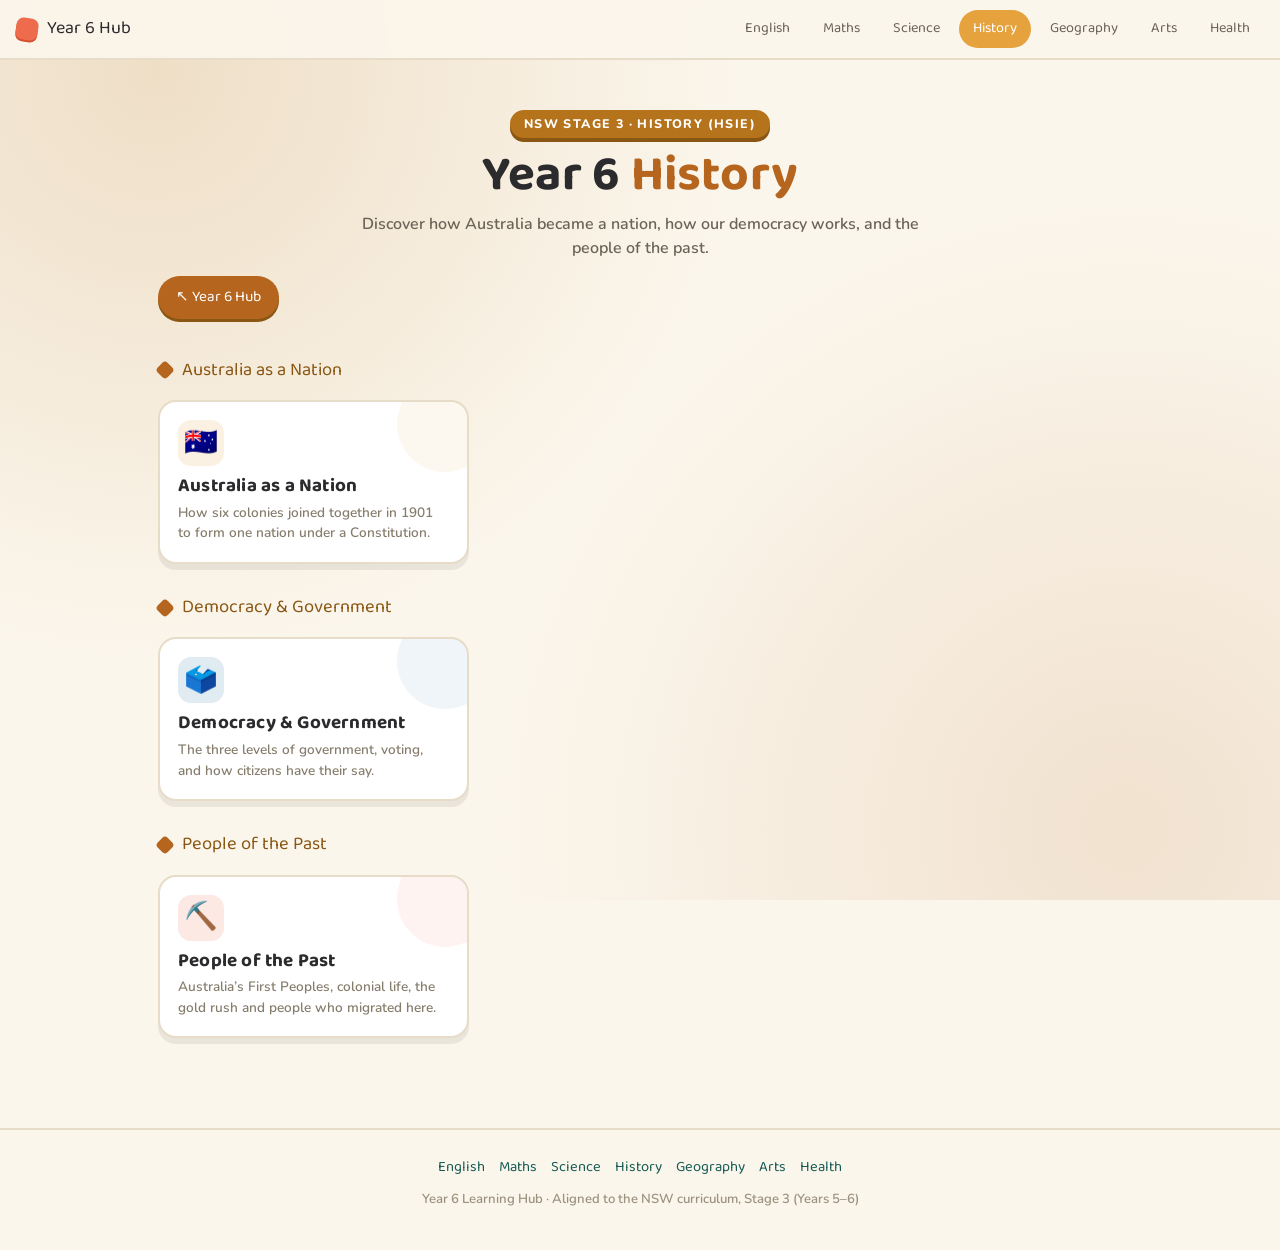
<file: history.html>
<!DOCTYPE html>
<html lang="en-AU">
<head>
<meta charset="UTF-8">
<meta name="viewport" content="width=device-width, initial-scale=1.0">
<title>Year 6 History — NSW Stage 3</title>
<link rel="preconnect" href="https://fonts.googleapis.com">
<link rel="preconnect" href="https://fonts.gstatic.com" crossorigin>
<link href="https://fonts.googleapis.com/css2?family=Baloo+2:wght@500;600;700;800&family=Nunito:wght@400;600;700;800&display=swap" rel="stylesheet">
<link rel="stylesheet" href="subjects.css">
<link rel="stylesheet" href="history.css">
</head>
<body>
<script>
window.SUBJECT={
  title:'History', kicker:'NSW Stage 3 · History (HSIE)', heroWord:'History',
  sub:'Discover how Australia became a nation, how our democracy works, and the people of the past.',
  GROUP:{nation:'Australia as a Nation', gov:'Democracy & Government', past:'People of the Past'},
  TOPICS:[
    {id:'nation',name:'Australia as a Nation',group:'nation',accent:'var(--amber)',icon:'🇦🇺',
     intro:'How six colonies joined together in 1901 to form one nation under a Constitution.',
     pics:[['🇦🇺','Flag'],['🏛️','Parliament'],['📜','Constitution'],['🗺️','States']]},
    {id:'gov',name:'Democracy & Government',group:'gov',accent:'var(--ocean)',icon:'🗳️',
     intro:'The three levels of government, voting, and how citizens have their say.',
     pics:[['🗳️','Voting'],['🏛️','Parliament'],['⚖️','Laws'],['🙋','Citizens']]},
    {id:'past',name:'People of the Past',group:'past',accent:'var(--coral)',icon:'⛏️',
     intro:'Australia’s First Peoples, colonial life, the gold rush and people who migrated here.',
     pics:[['🪃','First Peoples'],['⛏️','Gold rush'],['🚢','Migration'],['🕰️','Long ago']]}
  ],
  VIDEOS:{
    nation:[
      {title:'Australia’s Federation',by:'Parliamentary Education Office',id:'BBn-q_f8FpA'},
      {title:'Defining Moments: Australian Federation',by:'National Museum of Australia',id:'ZBPB883LE4Y'}
    ],
    gov:[
      {title:'Three Levels of Government (video + game)',by:'Parliamentary Education Office',url:'https://peo.gov.au/understand-our-parliament/how-parliament-works/three-levels-of-government'},
      {title:'How government works — search results',by:'YouTube',url:'https://www.youtube.com/results?search_query=three+levels+of+government+australia+for+students'}
    ],
    past:[
      {title:'Australia’s First Peoples & the Gold Rush — search',by:'YouTube',url:'https://www.youtube.com/results?search_query=australian+gold+rush+for+kids'},
      {title:'Defining Moments in Australian history',by:'National Museum of Australia',url:'https://www.nma.gov.au/defining-moments'}
    ]
  },
  EXPLORE:{
    nation:{kind:'sort',title:'Sorting game: State or Territory?',hint:'Tap whether each one is a state or a territory of Australia.',
      cats:['State','Territory'],
      items:[['New South Wales','State'],['Victoria','State'],['Queensland','State'],['South Australia','State'],['Western Australia','State'],['Tasmania','State'],['Northern Territory','Territory'],['Australian Capital Territory','Territory']],
      links:[['🏛️ Parliamentary Education Office','https://peo.gov.au'],['🏺 National Museum of Australia','https://www.nma.gov.au/learn']]},
    gov:{kind:'sort',title:'Sorting game: Which level of government?',hint:'Tap the level of government responsible for each job.',
      cats:['Local','State','Federal'],
      items:[['Collecting your household rubbish','Local'],['Local parks and libraries','Local'],['Local roads and footpaths','Local'],['Public schools','State'],['Hospitals','State'],['Police','State'],['Trains and public transport','State'],['Defence (the army)','Federal'],['Immigration','Federal'],['Australian money (currency)','Federal']],
      links:[['🦸 Federal, state & local game (PEO)','https://peo.gov.au/understand-our-parliament/how-parliament-works/three-levels-of-government/federal-state-and-local']]},
    past:{kind:'sort',title:'Sorting game: Long ago or today?',hint:'Tap whether each part of daily life was “long ago” or “today”.',
      cats:['Long ago','Today'],
      items:[['Wrote on a slate with chalk','Long ago'],['Used a tablet or laptop','Today'],['Travelled by horse and cart','Long ago'],['Lit homes with candles and lamps','Long ago'],['Streamed shows online','Today'],['Sent letters by ship for months','Long ago'],['Played video games','Today'],['Washed clothes by hand','Long ago'],['Used electric lights','Today'],['Panned for gold by a creek','Long ago']],
      links:[['🏺 National Museum of Australia','https://www.nma.gov.au/learn'],['📚 BBC Bitesize','https://www.bbc.co.uk/bitesize']]}
  },
  Q:{
    nation:{simple:[
      {q:'When did Australia become a nation (Federation)?',a:'1 January 1901'},
      {q:'How many colonies joined together to form Australia?',a:'six'},
      {q:'What document sets the rules for Australia’s government?',a:'the Constitution'},
      {q:'What is Australia’s capital city?',a:'Canberra'},
      {q:'How many states does Australia have?',a:'six'},
      {q:'How many main mainland territories are there?',a:'two (the ACT and the Northern Territory)'},
      {q:'What do we call the joining of the colonies into one nation?',a:'Federation'},
      {q:'What is the title of Australia’s leader of the federal government?',a:'the Prime Minister'},
      {q:'Name one Australian state.',a:'e.g. New South Wales, Victoria or Queensland'},
      {q:'Before Federation, what were the six areas called?',a:'colonies'},
      {q:'In which city does the federal Parliament meet?',a:'Canberra'}],
    hard:[
      {q:'Name all six Australian states.',a:'NSW, Victoria, Queensland, South Australia, Western Australia and Tasmania'},
      {q:'Name Australia’s two main territories.',a:'the Australian Capital Territory and the Northern Territory'},
      {q:'Give one reason the colonies decided to federate.',a:'shared defence, easier trade, or a growing sense of national identity'},
      {q:'Who was Australia’s first Prime Minister?',a:'Edmund Barton'},
      {q:'Who is often called the “Father of Federation”?',a:'Sir Henry Parkes'},
      {q:'What does the Constitution divide between the states and the federal Parliament?',a:'law-making powers'},
      {q:'Why was Canberra chosen as the capital?',a:'as a compromise between rival cities Sydney and Melbourne'},
      {q:'About how long have Aboriginal and Torres Strait Islander peoples lived here?',a:'at least 60,000 years'},
      {q:'What is a referendum?',a:'a national vote where citizens decide a question (used to change the Constitution)'},
      {q:'What is the role of the Governor-General?',a:'to represent the Crown (the King) in Australia'},
      {q:'What was the Commonwealth of Australia created from?',a:'the six former British colonies'}]},
    gov:{simple:[
      {q:'How many levels of government does Australia have?',a:'three'},
      {q:'Name the three levels of government.',a:'local, state/territory and federal'},
      {q:'What do we call choosing leaders by voting?',a:'an election'},
      {q:'At what age can Australians vote?',a:'18'},
      {q:'Is voting compulsory for Australian citizens aged 18 and over?',a:'yes'},
      {q:'Which level of government collects household rubbish?',a:'local council'},
      {q:'Which level of government runs public schools and hospitals?',a:'state (and territory) government'},
      {q:'Which level of government looks after defence (the army)?',a:'federal government'},
      {q:'What is the leader of the federal government called?',a:'the Prime Minister'},
      {q:'Who do citizens elect to speak for them?',a:'members of parliament (representatives)'},
      {q:'What do we call a law made by parliament?',a:'an Act (a law)'}],
    hard:[
      {q:'What are the two houses of the federal Parliament?',a:'the House of Representatives and the Senate'},
      {q:'What does “democracy” mean?',a:'government by the people, who elect their representatives'},
      {q:'Give one responsibility of local councils.',a:'local roads, rubbish, parks or libraries'},
      {q:'Give one responsibility of the federal government.',a:'defence, immigration or currency'},
      {q:'What is a “secret ballot”?',a:'voting privately so no one knows how you voted'},
      {q:'Why is it important that everyone can vote?',a:'so the government fairly represents all the people'},
      {q:'What is the role of the Opposition?',a:'to question and check the government'},
      {q:'What is a local law made by a council called?',a:'a by-law'},
      {q:'About how often is a federal election held?',a:'about every three years'},
      {q:'Which level of government usually manages major roads and public transport?',a:'state/territory government'},
      {q:'What do we call it when the government must answer for its actions?',a:'accountability'}]},
    past:{simple:[
      {q:'Who are the First Peoples of Australia?',a:'Aboriginal and Torres Strait Islander peoples'},
      {q:'Aboriginal cultures are among the world’s…?',a:'oldest continuous living cultures'},
      {q:'What was the gold rush?',a:'a time in the 1850s when many people came to dig for gold'},
      {q:'In which decade did the Australian gold rushes begin?',a:'the 1850s'},
      {q:'What does “immigration” mean?',a:'people moving to live in a new country'},
      {q:'How did most people travel to Australia in the 1800s?',a:'by ship'},
      {q:'What is the special connection Aboriginal peoples have to the land called?',a:'connection to Country'},
      {q:'What is NAIDOC Week?',a:'a week celebrating Aboriginal and Torres Strait Islander histories and cultures'},
      {q:'Name a tool used to find gold.',a:'a pan, pick or cradle (panning for gold)'},
      {q:'Did people live in Australia before 1788?',a:'yes — Aboriginal peoples for tens of thousands of years'},
      {q:'What is a “boomerang”?',a:'a curved wooden tool used by Aboriginal peoples'}],
    hard:[
      {q:'About how long have Aboriginal peoples lived in Australia?',a:'at least 60,000 years'},
      {q:'What does “the Dreaming” refer to?',a:'Aboriginal beliefs and stories about creation, law and Country'},
      {q:'Which 1854 gold-rush event saw miners stand up for their rights?',a:'the Eureka Stockade'},
      {q:'Why did the gold rush change Australia’s population?',a:'many immigrants arrived from around the world, growing the population'},
      {q:'Name a group who migrated to Australia during the gold rush.',a:'Chinese miners (among many others)'},
      {q:'What is “Native Title”?',a:'legal recognition of First Nations peoples’ traditional rights to land'},
      {q:'Who was Eddie Mabo?',a:'a Torres Strait Islander man whose 1992 case led to recognition of Native Title'},
      {q:'What happened to many First Nations peoples after colonisation began in 1788?',a:'they lost land, and many died from disease and conflict; cultures were disrupted'},
      {q:'What is an “artefact”?',a:'an object made or used by people in the past'},
      {q:'Why do historians study sources from the past?',a:'to find evidence about how people lived and how things changed'},
      {q:'What were living conditions like for most gold miners?',a:'hard — tents, mud and heavy work, with little gold for most'}]}
  }
};
</script>
<script src="subjects.js" defer></script>
<script src="site.js" defer></script>
</body>
</html>
</file>
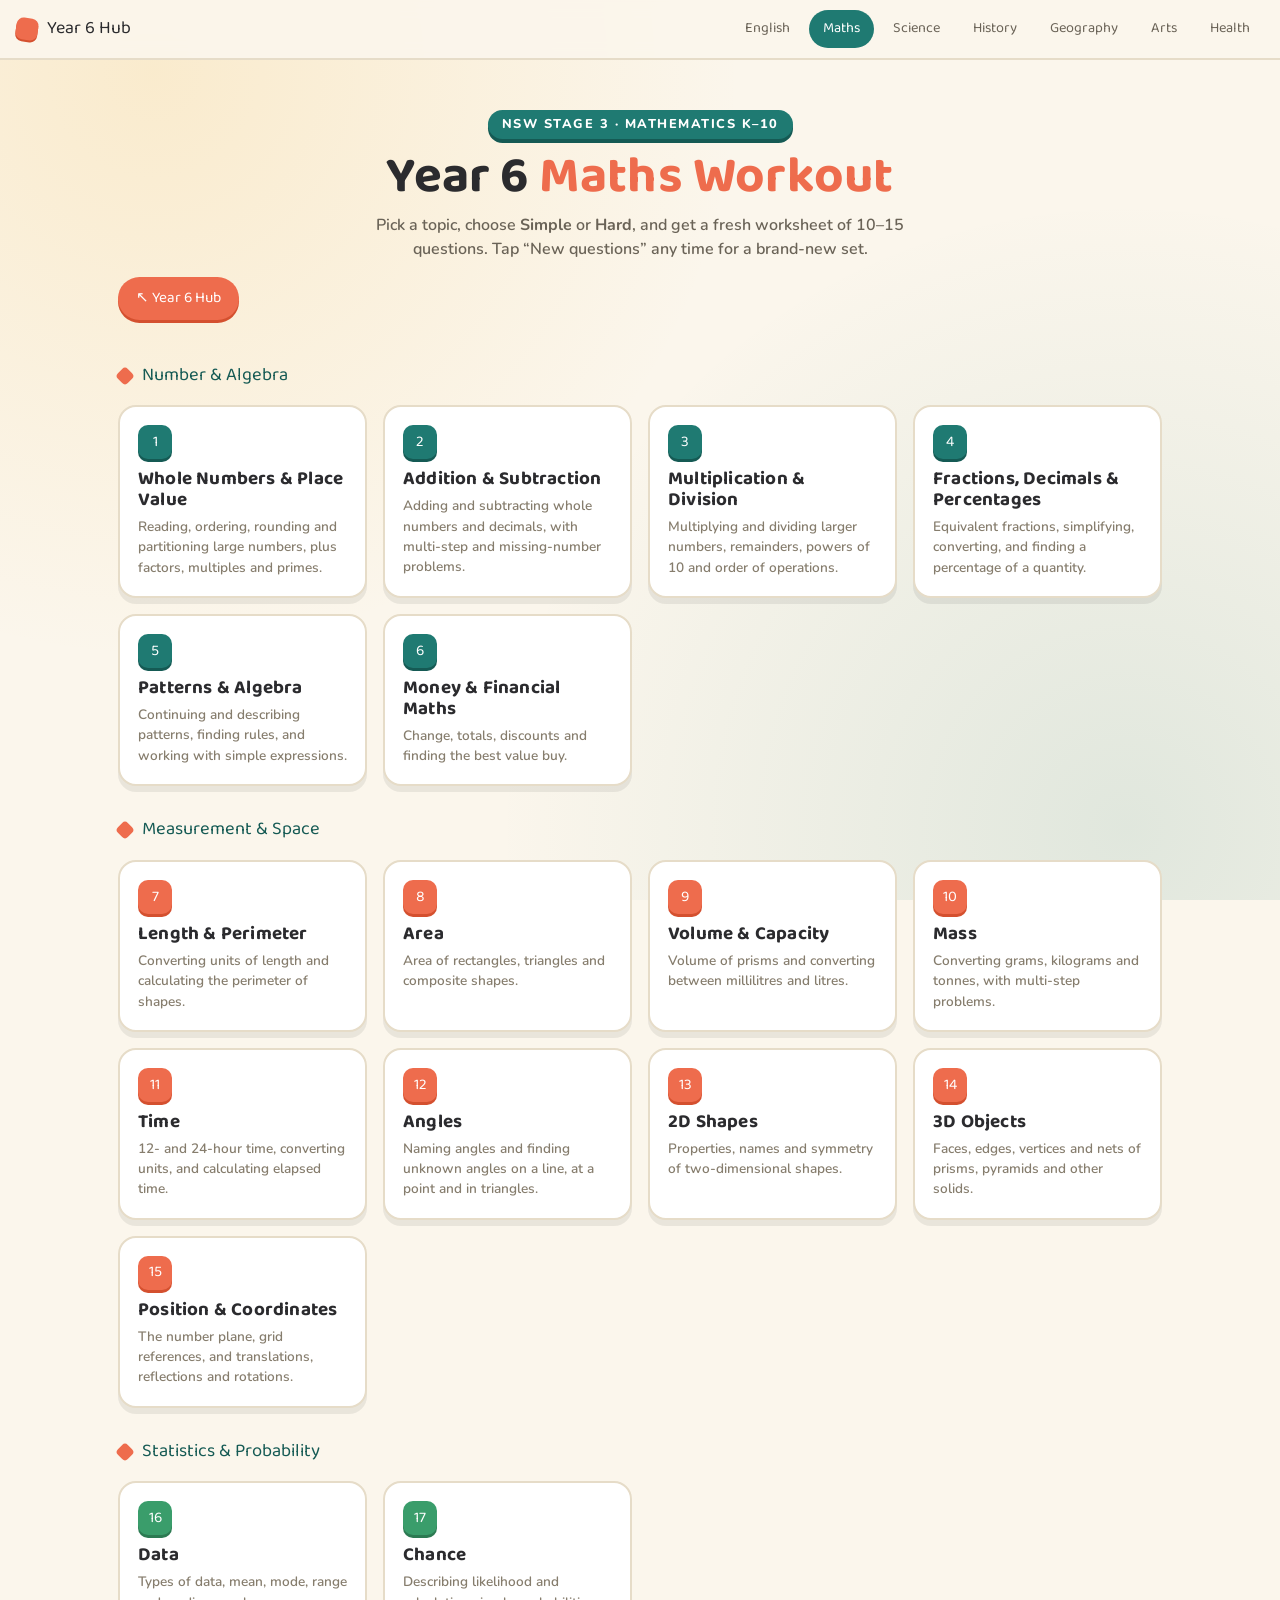
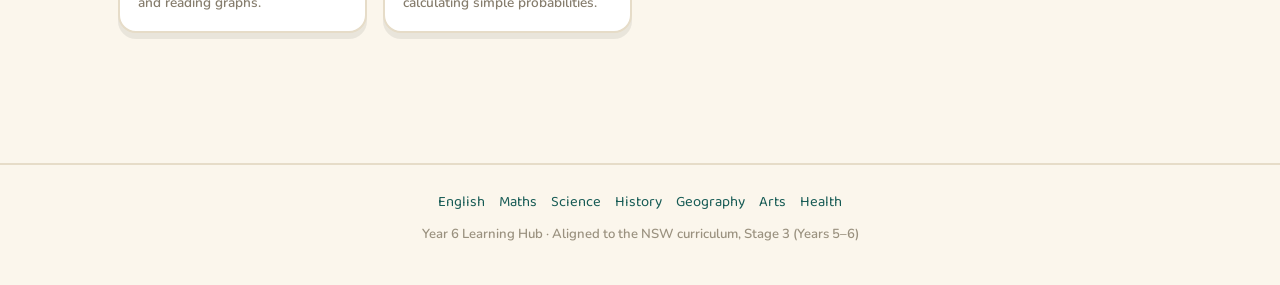
<file: maths.html>
<!DOCTYPE html>
<html lang="en-AU">
<head>
<meta charset="UTF-8">
<meta name="viewport" content="width=device-width, initial-scale=1.0">
<title>Year 6 Maths Workout — NSW Stage 3</title>
<link rel="preconnect" href="https://fonts.googleapis.com">
<link rel="preconnect" href="https://fonts.gstatic.com" crossorigin>
<link href="https://fonts.googleapis.com/css2?family=Baloo+2:wght@500;600;700;800&family=Nunito:ital,wght@0,400;0,600;0,700;0,800;1,600&display=swap" rel="stylesheet">
<style>
  :root{
    --paper:#fbf6ec;
    --ink:#2b2b2e;
    --teal:#1f7a72;
    --teal-dk:#155a54;
    --coral:#ee6c4d;
    --coral-dk:#d4502f;
    --sun:#f4b942;
    --green:#3a9d6b;
    --green-soft:#e3f3e9;
    --orange-soft:#fdeadf;
    --line:#e6dcc8;
    --card:#ffffff;
    --shadow:0 6px 0 rgba(0,0,0,.07);
  }
  *{box-sizing:border-box;margin:0;padding:0}
  body{
    font-family:'Nunito',sans-serif;
    color:var(--ink);
    background:
      radial-gradient(circle at 12% 8%, rgba(244,185,66,.18), transparent 42%),
      radial-gradient(circle at 88% 92%, rgba(31,122,114,.12), transparent 45%),
      var(--paper);
    background-attachment:fixed;
    min-height:100vh;
    line-height:1.5;
  }
  h1,h2,h3,.display{font-family:'Baloo 2',cursive;letter-spacing:.2px}
  .wrap{max-width:1080px;margin:0 auto;padding:24px 18px 80px}

  /* Header */
  header.site{
    text-align:center;padding:26px 0 10px;position:relative;
  }
  header.site .kicker{
    display:inline-block;background:var(--teal);color:#fff;
    font-weight:800;font-size:.8rem;letter-spacing:1.5px;text-transform:uppercase;
    padding:5px 14px;border-radius:30px;margin-bottom:12px;
    box-shadow:0 4px 0 var(--teal-dk);
  }
  header.site h1{font-size:clamp(2rem,6vw,3.2rem);color:var(--ink);line-height:1.02}
  header.site h1 span{color:var(--coral)}
  header.site p.sub{max-width:560px;margin:10px auto 0;color:#6a6357;font-weight:600}

  /* Topic grid */
  .grid{display:grid;grid-template-columns:repeat(auto-fill,minmax(220px,1fr));gap:16px;margin-top:28px}
  .strand-label{
    grid-column:1/-1;font-family:'Baloo 2';font-size:1.15rem;margin-top:14px;
    display:flex;align-items:center;gap:10px;color:var(--teal-dk)
  }
  .strand-label::before{content:"";width:14px;height:14px;border-radius:4px;background:var(--coral);display:inline-block;transform:rotate(45deg)}
  .card{
    background:var(--card);border:2px solid var(--line);border-radius:18px;
    padding:18px;cursor:pointer;transition:transform .12s ease, box-shadow .12s ease;
    box-shadow:var(--shadow);position:relative;overflow:hidden;
  }
  .card:hover{transform:translateY(-4px);box-shadow:0 12px 0 rgba(0,0,0,.07)}
  .card .num{
    font-family:'Baloo 2';font-size:.95rem;color:#fff;background:var(--teal);
    width:34px;height:34px;display:flex;align-items:center;justify-content:center;
    border-radius:10px;margin-bottom:10px;box-shadow:0 3px 0 var(--teal-dk)
  }
  .card h3{font-size:1.18rem;line-height:1.1;color:var(--ink)}
  .card p{font-size:.85rem;color:#867d6d;margin-top:6px;font-weight:600}
  .card.s-num .num{background:var(--teal);box-shadow:0 3px 0 var(--teal-dk)}
  .card.s-meas .num{background:var(--coral);box-shadow:0 3px 0 var(--coral-dk)}
  .card.s-stat .num{background:var(--green);box-shadow:0 3px 0 #2c7a52}

  /* Topic view */
  .topic-view{display:none}
  .topic-view.active{display:block;animation:fade .3s ease}
  @keyframes fade{from{opacity:0;transform:translateY(8px)}to{opacity:1;transform:none}}
  .backbtn{
    background:#fff;border:2px solid var(--line);border-radius:30px;padding:8px 16px;
    font-family:'Baloo 2';font-size:.95rem;cursor:pointer;color:var(--teal-dk);
    box-shadow:0 3px 0 rgba(0,0,0,.06);text-decoration:none;display:inline-block
  }
  .backbtn:hover{background:var(--green-soft)}
  .backbtn.hub{color:#fff;background:var(--coral);border-color:transparent;box-shadow:0 3px 0 var(--coral-dk)}
  .backbtn.hub:hover{background:var(--coral-dk)}
  .nav-row{display:flex;flex-wrap:wrap;gap:10px;margin-bottom:18px}
  #home .nav-row{margin-top:6px}
  .topic-head{display:flex;flex-wrap:wrap;align-items:flex-end;gap:8px 16px;margin-bottom:6px}
  .topic-head h2{font-size:clamp(1.6rem,5vw,2.4rem);color:var(--ink)}
  .topic-head .badge{font-size:.75rem;font-weight:800;text-transform:uppercase;letter-spacing:1px;
    padding:4px 12px;border-radius:20px;background:var(--orange-soft);color:var(--coral-dk)}
  .topic-intro{color:#6a6357;font-weight:600;margin-bottom:20px;max-width:640px}

  .toolbar{display:flex;flex-wrap:wrap;gap:10px;align-items:center;margin-bottom:22px}
  .tabs{display:inline-flex;background:#fff;border:2px solid var(--line);border-radius:30px;padding:4px;box-shadow:0 3px 0 rgba(0,0,0,.05)}
  .tab{border:none;background:transparent;font-family:'Baloo 2';font-size:1rem;padding:8px 22px;border-radius:24px;cursor:pointer;color:#8a8275}
  .tab.simple.on{background:var(--green);color:#fff}
  .tab.hard.on{background:var(--coral);color:#fff}
  .tab.complex.on{background:#b23a48;color:#fff}
  .btn{
    border:none;font-family:'Baloo 2';font-size:.95rem;padding:9px 18px;border-radius:24px;
    cursor:pointer;color:#fff;background:var(--teal);box-shadow:0 4px 0 var(--teal-dk);transition:transform .1s
  }
  .btn:active{transform:translateY(2px);box-shadow:0 2px 0 var(--teal-dk)}
  .btn.ghost{background:#fff;color:var(--teal-dk);border:2px solid var(--line);box-shadow:0 3px 0 rgba(0,0,0,.06)}
  .btn.sun{background:var(--sun);box-shadow:0 4px 0 #cf9514;color:#5a4205}

  .ws-title{font-family:'Baloo 2';font-size:1.3rem;margin-bottom:4px;display:flex;align-items:center;gap:10px}
  .ws-title .pill{font-size:.7rem;font-weight:800;text-transform:uppercase;padding:3px 10px;border-radius:20px;letter-spacing:.5px}
  .pill.green{background:var(--green-soft);color:var(--green)}
  .pill.coral{background:var(--orange-soft);color:var(--coral-dk)}
  .pill.maroon{background:#f6e1e4;color:#b23a48}
  .ws-note{color:#9a917f;font-size:.85rem;font-weight:600;margin-bottom:16px}

  ol.questions{list-style:none;counter-reset:q}
  ol.questions li{
    counter-increment:q;background:#fff;border:2px solid var(--line);border-radius:14px;
    padding:14px 16px 14px 54px;margin-bottom:10px;position:relative;box-shadow:0 3px 0 rgba(0,0,0,.04)
  }
  ol.questions li::before{
    content:counter(q);position:absolute;left:12px;top:12px;width:30px;height:30px;
    background:var(--paper);border:2px solid var(--line);border-radius:9px;
    display:flex;align-items:center;justify-content:center;font-family:'Baloo 2';font-size:.9rem;color:var(--teal-dk)
  }
  ol.questions .qtext{font-weight:700;font-size:1.02rem}
  ol.questions .ans{
    margin-top:8px;font-weight:700;color:var(--green);background:var(--green-soft);
    border-radius:8px;padding:6px 12px;display:none;font-size:.95rem
  }
  ol.questions .ans::before{content:"Answer: ";color:#2c7a52}
  body.show-answers ol.questions .ans{display:block}
  .reveal{margin-top:8px;background:transparent;border:none;color:var(--coral-dk);font-family:'Baloo 2';font-size:.85rem;cursor:pointer;padding:0;text-decoration:underline}
  body.show-answers .reveal{display:none}

  footer.site{text-align:center;margin-top:40px;color:#9a917f;font-size:.82rem;font-weight:600}
  footer.site a{color:var(--teal-dk)}

  @media print{
    body{background:#fff}
    header.site,.grid,.toolbar,.backbtn,.nav-row,.reveal,footer.site .noprint{display:none!important}
    .topic-view{display:block!important}
    ol.questions li{box-shadow:none;break-inside:avoid}
    .card{display:none}
  }
</style>
</head>
<body>
<div class="wrap">

  <header class="site">
    <span class="kicker">NSW Stage 3 · Mathematics K–10</span>
    <h1>Year 6 <span>Maths Workout</span></h1>
    <p class="sub">Pick a topic, choose <b>Simple</b> or <b>Hard</b>, and get a fresh worksheet of 10–15 questions. Tap “New questions” any time for a brand-new set.</p>
  </header>

  <!-- HOME GRID -->
  <div id="home">
    <div class="nav-row">
      <a class="backbtn hub" href="index.html">↖ Year 6 Hub</a>
    </div>
    <div class="grid" id="topicGrid"></div>
  </div>

  <!-- TOPIC VIEW -->
  <div class="topic-view" id="topicView">
    <div class="nav-row">
      <a class="backbtn hub" href="index.html">↖ Year 6 Hub</a>
      <button class="backbtn" onclick="goHome()">← All topics</button>
    </div>
    <div class="topic-head">
      <h2 id="tvTitle"></h2>
      <span class="badge" id="tvStrand"></span>
    </div>
    <p class="topic-intro" id="tvIntro"></p>

    <div class="toolbar">
      <div class="tabs">
        <button class="tab simple on" id="tabSimple" onclick="setDiff('simple')">Simple</button>
        <button class="tab hard" id="tabHard" onclick="setDiff('hard')">Hard</button>
        <button class="tab complex" id="tabComplex" onclick="setDiff('complex')">Complex</button>
      </div>
      <button class="btn" onclick="regen()">↻ New questions</button>
      <button class="btn sun" onclick="toggleAnswers()" id="ansBtn">Show answers</button>
      <button class="btn ghost" onclick="window.print()">🖨 Print worksheet</button>
    </div>

    <div class="ws-title" id="wsTitle"></div>
    <p class="ws-note">Work them out in your book or print this page. Try to estimate first, then check!</p>
    <ol class="questions" id="qList"></ol>

    <div class="nav-row" style="justify-content:center;margin-top:24px">
      <a class="backbtn hub" href="index.html">↖ Back to Year 6 Hub</a>
      <button class="backbtn" onclick="goHome()">← All maths topics</button>
    </div>
  </div>
</div>

<script>
/* ---------- helpers ---------- */
const ri=(a,b)=>Math.floor(Math.random()*(b-a+1))+a;
const pick=a=>a[Math.floor(Math.random()*a.length)];
const shuffle=a=>{a=a.slice();for(let i=a.length-1;i>0;i--){const j=ri(0,i);[a[i],a[j]]=[a[j],a[i]];}return a;};
const sp=n=>String(n).replace(/\B(?=(\d{3})+(?!\d))/g,' ');           // space thousands
const gcd=(a,b)=>b?gcd(b,a%b):a;
const lcm=(a,b)=>a*b/gcd(a,b);
const money=n=>'$'+n.toFixed(2);
function frac(n,d){ // returns nice string, simplified, mixed if needed
  const g=gcd(n,d); n/=g; d/=g;
  if(d===1) return ''+n;
  if(n>d){const w=Math.floor(n/d),r=n%d; return r? w+' '+r+'/'+d : ''+w;}
  return n+'/'+d;
}
const take=(arr,n)=>shuffle(arr).slice(0,n);

/* ---------- topic generators ----------
   Each returns {simple:[{q,a}...], hard:[...]}  */
const GEN={};

GEN['whole-numbers']=()=>{
  const simple=[],hard=[];
  for(let i=0;i<6;i++){const n=ri(1000,99999);const places=[[1,'ones'],[10,'tens'],[100,'hundreds'],[1000,'thousands']];const p=pick(places);const digit=Math.floor(n/p[0])%10;simple.push({q:`What is the value of the ${p[1]} digit in ${sp(n)}?`,a:sp(digit*p[0])});}
  for(let i=0;i<3;i++){const n=ri(1000,9999);const r=pick([10,100,1000]);simple.push({q:`Round ${sp(n)} to the nearest ${sp(r)}.`,a:sp(Math.round(n/r)*r)});}
  for(let i=0;i<3;i++){const arr=Array.from({length:4},()=>ri(1000,99999));simple.push({q:`Order these from smallest to largest: ${arr.map(sp).join(', ')}`,a:arr.slice().sort((a,b)=>a-b).map(sp).join(', ')});}
  for(let i=0;i<6;i++){const n=ri(100000,9999999);const r=pick([1000,10000,100000]);hard.push({q:`Round ${sp(n)} to the nearest ${sp(r)}.`,a:sp(Math.round(n/r)*r)});}
  for(let i=0;i<3;i++){const n=ri(12,40);const f=[];for(let k=1;k<=n;k++)if(n%k===0)f.push(k);hard.push({q:`List all the factors of ${n}.`,a:f.join(', ')});}
  for(let i=0;i<3;i++){const n=pick([13,17,19,21,23,27,29,31,33,37,39,41]);let prime=n>1;for(let k=2;k<n;k++)if(n%k===0){prime=false;break;}hard.push({q:`Is ${n} a prime number? Explain.`,a:prime?`Yes — its only factors are 1 and ${n}.`:`No — it has factors other than 1 and itself.`});}
  return {simple,hard};
};

GEN['add-subtract']=()=>{
  const simple=[],hard=[];
  for(let i=0;i<7;i++){const a=ri(1000,9999),b=ri(1000,9999);simple.push({q:`${sp(a)} + ${sp(b)} = ?`,a:sp(a+b)});}
  for(let i=0;i<5;i++){let a=ri(3000,9999),b=ri(1000,a);simple.push({q:`${sp(a)} − ${sp(b)} = ?`,a:sp(a-b)});}
  for(let i=0;i<5;i++){const a=(ri(10,99)/10),b=(ri(10,99)/10);hard.push({q:`${a.toFixed(2)} + ${b.toFixed(2)} = ?`,a:(a+b).toFixed(2)});}
  for(let i=0;i<4;i++){const a=(ri(50,99)/10),b=(ri(10,49)/10);hard.push({q:`${a.toFixed(2)} − ${b.toFixed(2)} = ?`,a:(a-b).toFixed(2)});}
  for(let i=0;i<4;i++){const a=ri(2000,8000),total=a+ri(1000,5000);hard.push({q:`☐ + ${sp(a)} = ${sp(total)}. What is the missing number?`,a:sp(total-a)});}
  return {simple,hard};
};

GEN['multiply-divide']=()=>{
  const simple=[],hard=[];
  for(let i=0;i<5;i++){const a=ri(2,12),b=ri(2,12);simple.push({q:`${a} × ${b} = ?`,a:''+(a*b)});}
  for(let i=0;i<4;i++){const a=ri(101,999),b=ri(2,9);simple.push({q:`${a} × ${b} = ?`,a:''+(a*b)});}
  for(let i=0;i<4;i++){const b=ri(2,9),q=ri(20,90);simple.push({q:`${b*q} ÷ ${b} = ?`,a:''+q});}
  for(let i=0;i<4;i++){const a=ri(120,899),b=ri(11,29);hard.push({q:`${a} × ${b} = ?`,a:''+(a*b)});}
  for(let i=0;i<4;i++){const b=ri(3,9),q=ri(12,40),r=ri(1,b-1);hard.push({q:`${b*q+r} ÷ ${b} = ? (give remainder)`,a:`${q} remainder ${r}`});}
  for(let i=0;i<2;i++){const a=ri(2,99),p=pick([10,100,1000]);hard.push({q:`${a} × ${p} = ?`,a:''+(a*p)});}
  for(let i=0;i<2;i++){const a=ri(2,9),b=ri(2,9),c=ri(2,9);hard.push({q:`${a} + ${b} × ${c} = ?  (mind the order of operations)`,a:''+(a+b*c)});}
  return {simple,hard};
};

GEN['fractions']=()=>{
  const simple=[],hard=[];
  for(let i=0;i<4;i++){const d=pick([2,3,4,5]),m=ri(2,4),n=ri(1,d-1);simple.push({q:`Write an equivalent fraction for ${n}/${d}.`,a:`${n*m}/${d*m}`});}
  for(let i=0;i<4;i++){const base=pick([2,3,4,5]),k=ri(2,5),n=ri(1,base-1);simple.push({q:`Simplify ${n*k}/${base*k}.`,a:frac(n*k,base*k)});}
  const fdp=[['1/2','0.5','50%'],['1/4','0.25','25%'],['3/4','0.75','75%'],['1/10','0.1','10%'],['1/5','0.2','20%']];
  for(let i=0;i<4;i++){const r=pick(fdp);simple.push({q:`Write ${r[0]} as a decimal and a percentage.`,a:`${r[1]} and ${r[2]}`});}
  for(let i=0;i<4;i++){const d=pick([4,6,8,10]),f=d/2,a=ri(1,f-1),b=ri(1,f-1);hard.push({q:`${a}/${d} + ${b}/${f} = ?`,a:frac(a+b*(d/f),d)});}
  for(let i=0;i<3;i++){const d=pick([2,3,4,5]),n=ri(1,d-1),w=ri(2,6);hard.push({q:`${n}/${d} × ${w} = ?`,a:frac(n*w,d)});}
  for(let i=0;i<2;i++){const d=pick([2,3,4,5]),w=ri(2,4),n=ri(1,d-1),imp=w*d+n;hard.push({q:`Write ${imp}/${d} as a mixed numeral.`,a:`${w} ${n}/${d}`});}
  for(let i=0;i<3;i++){const pct=pick([10,20,25,50]),A=ri(3,30),qty=A*100/pct;hard.push({q:`What is ${pct}% of ${qty}?`,a:''+A});}
  return {simple,hard};
};

GEN['patterns']=()=>{
  const simple=[],hard=[];
  for(let i=0;i<6;i++){const a=ri(2,9),d=ri(2,9),terms=[a,a+d,a+2*d,a+3*d];simple.push({q:`Continue the pattern: ${terms.join(', ')}, ___ , ___`,a:`${a+4*d}, ${a+5*d}`});}
  for(let i=0;i<4;i++){const a=ri(40,90),d=ri(2,8),terms=[a,a-d,a-2*d];simple.push({q:`What is the rule and next number? ${terms.join(', ')}, ...`,a:`Subtract ${d} each time → ${a-3*d}`});}
  for(let i=0;i<4;i++){const a=ri(2,8),d=ri(2,7),n=ri(8,20);hard.push({q:`A pattern starts at ${a} and adds ${d} each time. What is the ${n}th term?`,a:''+(a+(n-1)*d)});}
  for(let i=0;i<4;i++){const m=ri(2,9),b=ri(1,9),x=ri(2,12);hard.push({q:`Rule: multiply the input by ${m}, then add ${b}. Input = ${x}. Output = ?`,a:''+(m*x+b)});}
  for(let i=0;i<3;i++){const m=ri(2,9),b=ri(1,20),n=ri(2,12);hard.push({q:`If n = ${n}, find the value of ${m}n + ${b}.`,a:''+(m*n+b)});}
  return {simple,hard};
};

GEN['money']=()=>{
  const simple=[],hard=[];
  for(let i=0;i<6;i++){const c=ri(150,4500)/100,paid=Math.ceil(c)+pick([0,5,10]);simple.push({q:`A toy costs ${money(c)}. You pay with ${money(paid)}. How much change?`,a:money(paid-c)});}
  for(let i=0;i<5;i++){const a=ri(100,2000)/100,b=ri(100,2000)/100,c=ri(100,2000)/100;simple.push({q:`Find the total: ${money(a)} + ${money(b)} + ${money(c)}`,a:money(a+b+c)});}
  for(let i=0;i<5;i++){const price=ri(20,100),pct=pick([10,20,25,50]);hard.push({q:`A jacket is ${money(price)}. It has ${pct}% off. What is the sale price?`,a:money(price*(1-pct/100))});}
  for(let i=0;i<5;i++){const u1=ri(2,9),q1=ri(2,6),u2=ri(2,9),q2=ri(2,6);const cheaper=u1<u2?'Shop A':(u2<u1?'Shop B':'Same');hard.push({q:`Shop A: ${q1} pens for ${money(u1*q1)}. Shop B: ${q2} pens for ${money(u2*q2)}. Which is better value?`,a:cheaper==='Same'?'Same — both cost the same per pen':`${cheaper} (${money(Math.min(u1,u2))} each vs ${money(Math.max(u1,u2))})`});}
  return {simple,hard};
};

GEN['length']=()=>{
  const simple=[],hard=[];
  for(let i=0;i<4;i++){const cm=ri(2,50);simple.push({q:`Convert ${cm} cm to millimetres.`,a:`${cm*10} mm`});}
  for(let i=0;i<3;i++){const m=ri(2,40);simple.push({q:`Convert ${m} m to centimetres.`,a:`${m*100} cm`});}
  for(let i=0;i<5;i++){const l=ri(3,20),w=ri(2,15);simple.push({q:`A rectangle is ${l} cm long and ${w} cm wide. What is its perimeter?`,a:`${2*(l+w)} cm`});}
  for(let i=0;i<5;i++){const s=ri(4,20),p=4*s;hard.push({q:`A square has a perimeter of ${p} cm. How long is one side?`,a:`${s} cm`});}
  for(let i=0;i<5;i++){const l=ri(5,20),w=ri(3,15),p=2*(l+w);hard.push({q:`A rectangle has a perimeter of ${p} cm and a length of ${l} cm. Find its width.`,a:`${w} cm`});}
  for(let i=0;i<2;i++){const km=ri(2,9);hard.push({q:`Convert ${km} km to metres.`,a:`${km*1000} m`});}
  return {simple,hard};
};

GEN['area']=()=>{
  const simple=[],hard=[];
  for(let i=0;i<8;i++){const l=ri(3,20),w=ri(2,15);simple.push({q:`Find the area of a rectangle ${l} cm by ${w} cm.`,a:`${l*w} cm²`});}
  for(let i=0;i<2;i++){const s=ri(3,15);simple.push({q:`Find the area of a square with side ${s} cm.`,a:`${s*s} cm²`});}
  for(let i=0;i<5;i++){const b=ri(4,18),h=ri(2,12);hard.push({q:`Find the area of a triangle with base ${b} cm and height ${h} cm.`,a:`${b*h/2} cm²`});}
  for(let i=0;i<4;i++){const l=ri(8,20),w=ri(6,15),s=ri(2,Math.min(l,w)-1);hard.push({q:`A ${l}×${w} cm rectangle has a ${s}×${s} cm square cut out. What area is left?`,a:`${l*w-s*s} cm²`});}
  for(let i=0;i<3;i++){const w=ri(2,12),area=w*ri(3,12);hard.push({q:`A rectangle has an area of ${area} cm² and a width of ${w} cm. Find its length.`,a:`${area/w} cm`});}
  return {simple,hard};
};

GEN['volume']=()=>{
  const simple=[],hard=[];
  for(let i=0;i<6;i++){const l=ri(2,10),w=ri(2,8),h=ri(2,8);simple.push({q:`Find the volume of a rectangular prism ${l}×${w}×${h} cm.`,a:`${l*w*h} cm³`});}
  for(let i=0;i<4;i++){const L=ri(1,9);simple.push({q:`How many millilitres are in ${L} litres?`,a:`${L*1000} mL`});}
  for(let i=0;i<4;i++){const mL=ri(2,9)*500;hard.push({q:`Convert ${mL} mL to litres.`,a:`${mL/1000} L`});}
  for(let i=0;i<4;i++){const cap=ri(2,9)*250,n=ri(2,8);hard.push({q:`A bottle holds ${cap} mL. How many litres in ${n} bottles?`,a:`${cap*n/1000} L`});}
  for(let i=0;i<4;i++){const a=ri(2,6),b=ri(2,5),c=ri(2,5),box=2;hard.push({q:`A carton is ${a*box}×${b*box}×${c*box} cm. How many ${box}×${box}×${box} cm cubes fit inside?`,a:''+(a*b*c)});}
  return {simple,hard};
};

GEN['mass']=()=>{
  const simple=[],hard=[];
  for(let i=0;i<6;i++){const kg=ri(1,9);simple.push({q:`How many grams are in ${kg} kg?`,a:`${kg*1000} g`});}
  for(let i=0;i<5;i++){const g=ri(2,9)*500;simple.push({q:`Convert ${g} g to kilograms.`,a:`${g/1000} kg`});}
  for(let i=0;i<5;i++){const each=ri(2,9),n=ri(3,12);hard.push({q:`${n} bags each weigh ${each} kg. What is the total mass in grams?`,a:`${each*n*1000} g`});}
  for(let i=0;i<5;i++){const total=ri(4,9)*1000,used=ri(1,3)*500;hard.push({q:`A sack holds ${total/1000} kg of flour. ${used} g is used. How much is left (in g)?`,a:`${total-used} g`});}
  return {simple,hard};
};

GEN['time']=()=>{
  const simple=[],hard=[];
  for(let i=0;i<4;i++){const h=ri(1,9);simple.push({q:`How many minutes are in ${h} hours?`,a:`${h*60} minutes`});}
  for(let i=0;i<3;i++){const m=ri(2,9);simple.push({q:`How many seconds are in ${m} minutes?`,a:`${m*60} seconds`});}
  for(let i=0;i<4;i++){const h=ri(13,23),mm=pick([0,15,30,45]);simple.push({q:`Write ${h}:${String(mm).padStart(2,'0')} in 12-hour time.`,a:`${h-12}:${String(mm).padStart(2,'0')} pm`});}
  for(let i=0;i<6;i++){const sh=ri(8,11),sm=pick([0,15,30]),dh=ri(0,2),dm=pick([15,30,45]);let tm=sm+dm,th=sh+dh;if(tm>=60){tm-=60;th++;}hard.push({q:`A class starts at ${sh}:${String(sm).padStart(2,'0')} and runs for ${dh} h ${dm} min. What time does it finish?`,a:`${th}:${String(tm).padStart(2,'0')}`});}
  for(let i=0;i<4;i++){const days=ri(2,6);hard.push({q:`How many hours are there in ${days} days?`,a:`${days*24} hours`});}
  return {simple,hard};
};

GEN['angles']=()=>{
  const simple=[],hard=[];
  const classify=d=>d<90?'acute':d===90?'a right angle':d<180?'obtuse':d===180?'a straight angle':'reflex';
  for(let i=0;i<7;i++){const d=pick([30,45,60,90,120,135,150,180,210,300]);simple.push({q:`What type of angle is ${d}°?`,a:classify(d)});}
  for(let i=0;i<4;i++){const a=ri(20,160);simple.push({q:`Two angles sit on a straight line. One is ${a}°. Find the other.`,a:`${180-a}°`});}
  for(let i=0;i<5;i++){const a=ri(40,120),b=ri(20,160-a);hard.push({q:`A triangle has angles ${a}° and ${b}°. Find the third angle.`,a:`${180-a-b}°`});}
  for(let i=0;i<5;i++){const a=ri(50,150),b=ri(40,Math.min(170,340-a));hard.push({q:`Three angles meet at a point. Two are ${a}° and ${b}°. Find the third.`,a:`${360-a-b}°`});}
  return {simple,hard};
};

GEN['shapes2d']=()=>{
  const S=[
    {q:'How many sides does a hexagon have?',a:'6'},
    {q:'How many sides does a pentagon have?',a:'5'},
    {q:'A triangle with all sides equal is called a…?',a:'equilateral triangle'},
    {q:'A triangle with one 90° angle is called a…?',a:'right-angled triangle'},
    {q:'How many lines of symmetry does a square have?',a:'4'},
    {q:'How many lines of symmetry does an equilateral triangle have?',a:'3'},
    {q:'True or false: a square is also a rectangle.',a:'True'},
    {q:'What is an 8-sided shape called?',a:'octagon'},
    {q:'How many right angles does a rectangle have?',a:'4'},
    {q:'What do we call a 4-sided shape with one pair of parallel sides?',a:'a trapezium'},
    {q:'A 4-sided shape with all sides equal but no right angles is a…?',a:'rhombus'},
    {q:'How many sides does a quadrilateral have?',a:'4'}
  ];
  const H=[
    {q:'What is the sum of the interior angles of a triangle?',a:'180°'},
    {q:'What is the sum of the interior angles of a quadrilateral?',a:'360°'},
    {q:'True or false: every rectangle is a square.',a:'False'},
    {q:'How many lines of symmetry does a (non-square) rectangle have?',a:'2'},
    {q:'What is the order of rotational symmetry of a square?',a:'4'},
    {q:'Name the quadrilateral with opposite sides parallel and equal but no right angles.',a:'parallelogram'},
    {q:'How many sides does a decagon have?',a:'10'},
    {q:'What does it mean for a polygon to be "regular"?',a:'all sides and all angles are equal'},
    {q:'A triangle has two angles of 65°. What is the third angle?',a:'50°'},
    {q:'How many lines of symmetry does a regular pentagon have?',a:'5'},
    {q:'Which has more sides: a nonagon or an octagon?',a:'a nonagon (9 vs 8)'},
    {q:'True or false: a rhombus is a type of parallelogram.',a:'True'}
  ];
  return {simple:take(S,Math.min(12,S.length)),hard:take(H,Math.min(12,H.length))};
};

GEN['objects3d']=()=>{
  const simple=[],hard=[];
  // cube / known solids
  const baseS=[
    {q:'How many faces does a cube have?',a:'6'},
    {q:'How many edges does a cube have?',a:'12'},
    {q:'How many vertices does a cube have?',a:'8'},
    {q:'What 2D shape makes up the faces of a cube?',a:'square'},
    {q:'How many squares are in the net of a cube?',a:'6'},
    {q:'Name the 3D object with two circular ends and one curved surface.',a:'cylinder'},
    {q:'How many flat faces does a cylinder have?',a:'2'},
    {q:'How many faces does a square-based pyramid have?',a:'5'},
    {q:'How many vertices does a square-based pyramid have?',a:'5'},
    {q:'How many faces does a rectangular prism have?',a:'6'},
    {q:'How many faces does a triangular prism have?',a:'5'},
    {q:'What 2D shape are the two ends of a cylinder?',a:'circle'}
  ];
  simple.push(...take(baseS,11));
  // procedural prism/pyramid facts: n-gon prism F=n+2,E=3n,V=2n ; pyramid F=n+1,E=2n,V=n+1
  const names={3:'triangular',4:'rectangular',5:'pentagonal',6:'hexagonal'};
  for(let i=0;i<4;i++){const n=pick([3,5,6]);const which=pick(['faces','edges','vertices']);const val=which==='faces'?n+2:which==='edges'?3*n:2*n;hard.push({q:`How many ${which} does a ${names[n]} prism have?`,a:''+val});}
  for(let i=0;i<4;i++){const n=pick([3,4,5,6]);const which=pick(['faces','edges','vertices']);const val=which==='faces'?n+1:which==='edges'?2*n:n+1;hard.push({q:`How many ${which} does a ${names[n]}-based pyramid have?`,a:''+val});}
  const extraH=[
    {q:'A prism has two hexagonal faces. How many rectangular faces does it have?',a:'6'},
    {q:'How many faces does a triangular pyramid (tetrahedron) have?',a:'4'},
    {q:'How many vertices does a triangular pyramid have?',a:'4'},
    {q:'A 3D object has 6 rectangular faces. What is it?',a:'a rectangular prism'}
  ];
  hard.push(...take(extraH,4));
  return {simple,hard};
};

GEN['position']=()=>{
  const simple=[],hard=[];
  for(let i=0;i<5;i++){const x=ri(0,10),y=ri(0,10);simple.push({q:`In the coordinate pair (${x}, ${y}), which number is the x-coordinate?`,a:''+x});}
  for(let i=0;i<5;i++){const x=ri(0,8),y=ri(0,8),r=ri(1,5),u=ri(1,5);simple.push({q:`Start at (${x}, ${y}). Move ${r} right and ${u} up. New coordinates?`,a:`(${x+r}, ${y+u})`});}
  for(let i=0;i<5;i++){const x=ri(2,9),y=ri(2,9),l=ri(1,x),d=ri(1,y);hard.push({q:`A point is at (${x}, ${y}). It moves ${l} left and ${d} down. Where is it now?`,a:`(${x-l}, ${y-d})`});}
  const concept=[
    {q:'When a shape is reflected in a mirror line, does its size change?',a:'No — only its position/orientation changes'},
    {q:'A "translation" of a shape means it is…?',a:'slid to a new position without turning or flipping'},
    {q:'A "rotation" of a shape means it is…?',a:'turned around a point'},
    {q:'In coordinates, do we write the across (x) value or the up (y) value first?',a:'the across (x) value first'},
    {q:'If a shape is rotated a full turn (360°), how does it look compared to the start?',a:'exactly the same'},
    {q:'A boat is at grid reference B3. It moves two squares east. What column is it in now?',a:'column D'}
  ];
  hard.push(...take(concept,5));
  return {simple,hard};
};

GEN['data']=()=>{
  const simple=[],hard=[];
  // mean from a small list (built to be whole)
  for(let i=0;i<4;i++){const n=ri(3,5),mean=ri(4,12);let vals=Array(n).fill(mean);for(let s=0;s<n*4;s++){const x=ri(0,n-1),y=ri(0,n-1);if(x!==y&&vals[x]>1){vals[x]--;vals[y]++;}}simple.push({q:`Find the mean (average) of: ${vals.join(', ')}`,a:''+mean});}
  for(let i=0;i<4;i++){const vals=Array.from({length:ri(4,6)},()=>ri(2,40));simple.push({q:`What is the range of: ${vals.join(', ')}?`,a:''+(Math.max(...vals)-Math.min(...vals))});}
  const sConcept=[
    {q:'Hair colour is an example of which kind of data: numerical or categorical?',a:'categorical'},
    {q:'Number of pets is an example of which kind of data?',a:'numerical'},
    {q:'What do we call the most common value in a data set?',a:'the mode'},
    {q:'On a column graph, what must every axis have?',a:'a label (and a scale)'}
  ];
  simple.push(...take(sConcept,4));
  for(let i=0;i<5;i++){const vals=Array.from({length:5},()=>ri(2,20));const mode=pick(vals);vals.push(mode);hard.push({q:`Find the mode of: ${shuffle(vals).join(', ')}`,a:''+mode});}
  for(let i=0;i<5;i++){const n=ri(4,6),mean=ri(6,15);let vals=[];let s=0;for(let k=0;k<n-1;k++){const v=ri(2,mean+6);vals.push(v);s+=v;}let last=mean*n-s; if(last<1)last=1; vals.push(last);const realMean=(vals.reduce((a,b)=>a+b,0)/vals.length);hard.push({q:`Find the mean of: ${vals.join(', ')} (round to 1 decimal place)`,a:''+(Math.round(realMean*10)/10)});}
  const hConcept=[
    {q:'A graph starts its scale at 50 instead of 0 to make a small difference look big. Is this misleading?',a:'Yes — it can exaggerate the difference'},
    {q:'If the mean of 5 numbers is 10, what is their total?',a:'50'}
  ];
  hard.push(...take(hConcept,2));
  return {simple,hard};
};

GEN['chance']=()=>{
  const simple=[],hard=[];
  const sConcept=[
    {q:'What is the probability of an event that is certain to happen?',a:'1 (or 100%)'},
    {q:'What is the probability of an event that is impossible?',a:'0'},
    {q:'What is the probability of getting heads when you flip a fair coin?',a:'1/2'},
    {q:'Which is more likely: rolling a number less than 7 on a die, or rolling a 6?',a:'rolling a number less than 7 (it is certain)'}
  ];
  simple.push(...take(sConcept,4));
  for(let i=0;i<4;i++){const target=ri(1,6);simple.push({q:`What is the probability of rolling a ${target} on a normal six-sided die?`,a:'1/6'});}
  for(let i=0;i<3;i++){const sections=pick([4,5,8,10]),part=ri(1,sections-1);simple.push({q:`A spinner has ${sections} equal sections. ${part} are red. P(red) = ?`,a:frac(part,sections)});}
  for(let i=0;i<6;i++){const r=ri(2,8),b=ri(2,8);hard.push({q:`A bag has ${r} red and ${b} blue marbles. What is the probability of drawing a red one?`,a:frac(r,r+b)});}
  for(let i=0;i<3;i++){hard.push({q:`What is the probability of rolling an even number on a six-sided die?`,a:'1/2'});}
  const hConcept=[
    {q:'A coin landed on heads 5 times in a row. What is the chance of heads on the next flip?',a:'still 1/2 — past flips do not change it'},
    {q:'Probabilities of all possible outcomes should add up to what number?',a:'1'}
  ];
  hard.push(...take(hConcept,2));
  return {simple,hard};
};

/* ---------- complex (extension) generators ---------- */
function primeFactors(n){const f=[];let x=n;for(let p=2;p*p<=x;p++){while(x%p===0){f.push(p);x/=p;}}if(x>1)f.push(x);return f;}
function linExpr(d,c){let s=(d===1?'n':d+'n');if(c>0)s+=' + '+c;else if(c<0)s+=' − '+(-c);return s;}
const CGEN={
 'whole-numbers':()=>{const o=[];
   for(let i=0;i<3;i++){const n=ri(1,9)*1e9+ri(0,999999999);const places=[[1e6,'millions'],[1e7,'ten-millions'],[1e8,'hundred-millions'],[1e3,'thousands']];const p=pick(places);const digit=Math.floor(n/p[0])%10;o.push({q:`What is the value of the ${p[1]} digit in ${sp(n)}?`,a:sp(digit*p[0])});}
   for(let i=0;i<3;i++){const n=pick([36,48,60,72,84,90,96,120,126,144,150,180]);o.push({q:`Write ${n} as a product of its prime factors.`,a:primeFactors(n).join(' × ')});}
   for(let i=0;i<3;i++){const a=ri(8,40),b=ri(8,40);o.push({q:`Find the highest common factor (HCF) of ${a} and ${b}.`,a:''+gcd(a,b)});}
   for(let i=0;i<3;i++){const a=ri(3,12),b=ri(3,12);o.push({q:`Find the lowest common multiple (LCM) of ${a} and ${b}.`,a:''+lcm(a,b)});}
   return o;},
 'add-subtract':()=>{const o=[];
   for(let i=0;i<4;i++){const a=ri(100,999)/10,b=ri(100,999)/100,c=ri(10,99)/10;o.push({q:`${a.toFixed(2)} + ${b.toFixed(2)} + ${c.toFixed(2)} = ?`,a:(a+b+c).toFixed(2)});}
   for(let i=0;i<3;i++){const a=ri(100000,999999),b=ri(10000,99999);o.push({q:`${sp(a)} − ${sp(b)} = ?`,a:sp(a-b)});}
   for(let i=0;i<3;i++){const start=ri(2000,5000),earn=ri(500,3000),spend=ri(300,2000);o.push({q:`A club had $${sp(start)}. It raised $${sp(earn)} more, then spent $${sp(spend)}. How much is left?`,a:'$'+sp(start+earn-spend)});}
   for(let i=0;i<2;i++){const total=ri(50,99)/10,part=ri(10,49)/10;o.push({q:`${part.toFixed(2)} + ☐ = ${total.toFixed(2)}. Find the missing number.`,a:(total-part).toFixed(2)});}
   return o;},
 'multiply-divide':()=>{const o=[];
   for(let i=0;i<3;i++){const a=ri(101,999),b=ri(101,999);o.push({q:`${a} × ${b} = ?`,a:''+(a*b)});}
   for(let i=0;i<3;i++){const b=ri(12,29),q=ri(40,90),r=ri(1,b-1);o.push({q:`${b*q+r} ÷ ${b} = ? (give the remainder)`,a:`${q} remainder ${r}`});}
   for(let i=0;i<3;i++){const a=ri(2,9),b=ri(2,9),c=ri(2,9),d=ri(2,9);o.push({q:`${a} × (${b} + ${c}) − ${d} = ?`,a:''+(a*(b+c)-d)});}
   for(let i=0;i<3;i++){const boxes=ri(6,15),per=ri(8,20),people=ri(2,6);const total=boxes*per;o.push({q:`${boxes} boxes hold ${per} pencils each, shared equally among ${people} classes. How many pencils per class?`,a:(total%people===0)?`${total/people} each`:`${Math.floor(total/people)} each, ${total%people} left over`});}
   return o;},
 'fractions':()=>{const o=[];
   for(let i=0;i<3;i++){let d1=pick([2,3,4,5,6]),d2=pick([2,3,4,5,6]);while(d2===d1)d2=pick([2,3,4,5,6]);const a=ri(1,d1-1),b=ri(1,d2-1),L=lcm(d1,d2);o.push({q:`${a}/${d1} + ${b}/${d2} = ?`,a:frac(a*(L/d1)+b*(L/d2),L)});}
   for(let i=0;i<3;i++){const d1=pick([2,3,4,5]),d2=pick([2,3,4,5]),a=ri(1,d1-1),b=ri(1,d2-1);o.push({q:`${a}/${d1} × ${b}/${d2} = ?`,a:frac(a*b,d1*d2)});}
   for(let i=0;i<3;i++){const d=pick([2,3,4,5]),n=ri(1,d-1),w=ri(2,5);o.push({q:`${n}/${d} ÷ ${w} = ?`,a:frac(n,d*w)});}
   for(let i=0;i<3;i++){const pct=pick([10,20,25,50]),mult={10:10,20:5,25:4,50:2}[pct],X=mult*ri(3,15),Y=X*pct/100;o.push({q:`${pct}% of a number is ${Y}. What is the number?`,a:''+X});}
   return o;},
 'patterns':()=>{const o=[];
   for(let i=0;i<3;i++){const d=ri(2,6),a=ri(1,6);const seq=[a,a+d,a+2*d,a+3*d];o.push({q:`Find a rule for the nth term: ${seq.join(', ')}, ...`,a:linExpr(d,a-d)});}
   for(let i=0;i<3;i++){const a=ri(2,6),n=ri(3,9),b=ri(1,15),c=a*n+b;o.push({q:`Solve for n: ${a}n + ${b} = ${c}.`,a:'n = '+n});}
   for(let i=0;i<3;i++){const m=ri(2,6),b=ri(1,9),x=ri(2,12),Y=m*x+b;o.push({q:`A machine multiplies the input by ${m}, then adds ${b}. The output is ${Y}. What was the input?`,a:''+x});}
   const seqs=[{q:'Continue the square numbers: 1, 4, 9, 16, ___ , ___',a:'25, 36'},{q:'Continue the triangular numbers: 1, 3, 6, 10, ___ , ___',a:'15, 21'},{q:'Continue: 2, 4, 8, 16, ___ (doubling)',a:'32'},{q:'Continue: 1, 8, 27, 64, ___ (cube numbers)',a:'125'}];
   o.push(...take(seqs,3));
   return o;},
 'money':()=>{const o=[];
   for(let i=0;i<3;i++){const p=ri(5,40),q=ri(2,8),pct=pick([10,20,25,50]);const total=p*q;o.push({q:`Buy ${q} items at ${money(p)} each, then take ${pct}% off the total. What do you pay?`,a:money(total*(1-pct/100))});}
   for(let i=0;i<3;i++){const n=ri(3,8),each=ri(4,25);const C=n*each;o.push({q:`A bill of ${money(C)} is split equally among ${n} friends. How much does each pay?`,a:money(C/n)});}
   for(let i=0;i<3;i++){const B=ri(50,200),S=ri(10,B-5);o.push({q:`You have ${money(B)} and spend ${money(S)}. What percentage of your money is left? (nearest whole %)`,a:Math.round((B-S)/B*100)+'%'});}
   for(let i=0;i<3;i++){const cost=ri(20,80),pct=pick([10,20,25,50]);o.push({q:`A shop buys an item for ${money(cost)} and marks it up by ${pct}%. What is the selling price?`,a:money(cost*(1+pct/100))});}
   return o;},
 'length':()=>{const o=[];
   for(let i=0;i<3;i++){const km=ri(15,95)/10;o.push({q:`Convert ${km} km to metres.`,a:`${km*1000} m`});}
   for(let i=0;i<3;i++){const km=ri(1,9),m=ri(1,9)*50;o.push({q:`Write ${km} km ${m} m in metres.`,a:`${km*1000+m} m`});}
   for(let i=0;i<3;i++){const scale=pick([20,50,100]),cm=ri(2,9)*5/10;o.push({q:`On a map, 1 cm represents ${scale} km. Two towns are ${cm} cm apart. What is the real distance?`,a:`${cm*scale} km`});}
   for(let i=0;i<3;i++){const speed=ri(4,9)*10,h=ri(2,9)/2;o.push({q:`A car travels ${speed} km in one hour. How far in ${h} hours?`,a:`${speed*h} km`});}
   return o;},
 'area':()=>{const o=[];
   for(let i=0;i<3;i++){const a=ri(4,12),b=ri(3,9),c=ri(3,8),d=ri(2,6);o.push({q:`An L-shape is made of a ${a}×${b} cm rectangle joined to a ${c}×${d} cm rectangle. What is the total area?`,a:`${a*b+c*d} cm²`});}
   for(let i=0;i<3;i++){const l=ri(8,16),w=ri(6,12),t=ri(1,3);const outer=(l+2*t)*(w+2*t);o.push({q:`A ${l}×${w} cm garden has a ${t} cm wide path around the outside. What is the area of the path?`,a:`${outer-l*w} cm²`});}
   for(let i=0;i<3;i++){const b=ri(3,12),h=ri(2,10);const A=b*h/2;o.push({q:`A triangle has an area of ${A} cm² and a base of ${b} cm. Find its height.`,a:`${2*A/b} cm`});}
   for(let i=0;i<3;i++){const b=ri(4,15),h=ri(3,12);o.push({q:`Find the area of a parallelogram with base ${b} cm and perpendicular height ${h} cm.`,a:`${b*h} cm²`});}
   return o;},
 'volume':()=>{const o=[];
   for(let i=0;i<3;i++){const l=ri(20,60),w=ri(20,50),h=ri(10,40);const v=l*w*h;o.push({q:`A tank measures ${l}×${w}×${h} cm. How many litres of water does it hold? (1000 cm³ = 1 L)`,a:`${v/1000} L`});}
   for(let i=0;i<3;i++){const l=ri(2,9),w=ri(2,9),h=ri(2,9),v=l*w*h;o.push({q:`A rectangular prism has a volume of ${v} cm³, a length of ${l} cm and a width of ${w} cm. Find its height.`,a:`${h} cm`});}
   for(let i=0;i<3;i++){const a=ri(2,6),b=ri(2,6),c=ri(2,6),d=ri(2,6),e=ri(2,6),f=ri(2,6);o.push({q:`A solid is made of two boxes: ${a}×${b}×${c} cm and ${d}×${e}×${f} cm. Total volume?`,a:`${a*b*c+d*e*f} cm³`});}
   for(let i=0;i<3;i++){const rate=ri(2,6),tank=rate*ri(5,20);o.push({q:`A tap fills ${rate} litres each minute. How long to fill a ${tank} L tank?`,a:`${tank/rate} minutes`});}
   return o;},
 'mass':()=>{const o=[];
   for(let i=0;i<3;i++){const kg=ri(15,95)/10;o.push({q:`Convert ${kg} kg to grams.`,a:`${kg*1000} g`});}
   for(let i=0;i<3;i++){const t=ri(2,9);o.push({q:`How many kilograms are in ${t} tonnes? (1 t = 1000 kg)`,a:`${t*1000} kg`});}
   for(let i=0;i<3;i++){const n=ri(3,8),g=n*ri(40,120),m=ri(2,5)*n;o.push({q:`${n} identical apples weigh ${g} g in total. How much would ${m} apples weigh?`,a:`${g/n*m} g`});}
   for(let i=0;i<3;i++){const per=ri(150,400),cakes=ri(6,15);o.push({q:`A recipe needs ${per} g of flour per cake. How many kilograms are needed for ${cakes} cakes?`,a:`${per*cakes/1000} kg`});}
   return o;},
 'time':()=>{const o=[];
   for(let i=0;i<3;i++){const sh=ri(8,18),sm=pick([0,10,15,20,30,45]),dh=ri(1,4),dm=pick([15,20,30,45,50]);let tm=sm+dm,th=sh+dh;if(tm>=60){tm-=60;th++;}th=th%24;o.push({q:`A flight leaves at ${String(sh).padStart(2,'0')}:${String(sm).padStart(2,'0')} and lasts ${dh} h ${dm} min. What is the arrival time (24-hour)?`,a:`${String(th).padStart(2,'0')}:${String(tm).padStart(2,'0')}`});}
   for(let i=0;i<3;i++){const sh=ri(8,11),sm=pick([0,15,30,45]);const eh=ri(13,16),em=pick([0,15,30,45]);const mins=(eh*60+em)-(sh*60+sm);o.push({q:`How many minutes are there from ${sh}:${String(sm).padStart(2,'0')} am to ${eh-12}:${String(em).padStart(2,'0')} pm?`,a:`${mins} minutes`});}
   for(let i=0;i<3;i++){const diff=ri(2,3),st=ri(9,20);let pt=(st-diff+24)%24;o.push({q:`Sydney is ${diff} hours ahead of Perth. When it is ${String(st).padStart(2,'0')}:00 in Sydney, what time is it in Perth (24-hour)?`,a:`${String(pt).padStart(2,'0')}:00`});}
   for(let i=0;i<3;i++){const days=ri(2,5);o.push({q:`How many minutes are there in ${days} days?`,a:`${days*24*60} minutes`});}
   return o;},
 'angles':()=>{const o=[];
   for(let i=0;i<3;i++){const a=ri(60,120),b=ri(50,110),c=ri(40,100);const fourth=360-a-b-c;if(fourth<40||fourth>170){i--;continue;}o.push({q:`Three angles of a quadrilateral are ${a}°, ${b}° and ${c}°. Find the fourth angle.`,a:`${fourth}°`});}
   for(let i=0;i<3;i++){const apex=pick([20,30,40,50,70,80,100,120]);o.push({q:`An isosceles triangle has an apex (top) angle of ${apex}°. Find each of the two equal base angles.`,a:`${(180-apex)/2}°`});}
   for(let i=0;i<3;i++){const pr=pick([[1,2],[1,3],[1,4],[2,3],[1,5],[2,4],[1,1]]);const x=180/(pr[0]+pr[1]);o.push({q:`Two angles on a straight line are in the ratio ${pr[0]}:${pr[1]}. Find the two angles.`,a:`${x*pr[0]}° and ${x*pr[1]}°`});}
   for(let i=0;i<3;i++){const base=ri(40,75);o.push({q:`An isosceles triangle has two equal base angles of ${base}°. Find the apex angle.`,a:`${180-2*base}°`});}
   return o;},
 'shapes2d':()=>{const o=[];const names={5:'pentagon',6:'hexagon',7:'heptagon',8:'octagon',9:'nonagon',10:'decagon'};
   for(let i=0;i<3;i++){const n=pick([5,6,7,8,9,10]);o.push({q:`What is the sum of the interior angles of a ${names[n]}? (Use (n−2)×180°.)`,a:`${(n-2)*180}°`});}
   for(let i=0;i<3;i++){const n=pick([5,6,8,10,12]);o.push({q:`What is the size of each interior angle of a regular ${n}-sided polygon?`,a:`${(n-2)*180/n}°`});}
   for(let i=0;i<2;i++){const n=pick([5,6,8,9,10]);o.push({q:`How many diagonals does a ${names[n]} have? (Use n(n−3)/2.)`,a:''+(n*(n-3)/2)});}
   for(let i=0;i<2;i++){const ext=pick([24,30,36,40,45,60,72]);o.push({q:`Each exterior angle of a regular polygon is ${ext}°. How many sides does it have?`,a:''+(360/ext)});}
   const stat=[{q:'What do the exterior angles of ANY polygon add up to?',a:'360°'},{q:'True or false: the diagonals of a rectangle are equal in length.',a:'True'},{q:'At what angle do the diagonals of a rhombus cross?',a:'90° (they are perpendicular)'}];
   o.push(...take(stat,2));
   return o;},
 'objects3d':()=>{const o=[];const names={6:'hexagonal',7:'heptagonal',8:'octagonal',10:'decagonal'};
   for(let i=0;i<3;i++){const n=pick([6,7,8,10]);const which=pick(['faces','edges','vertices']);const val=which==='faces'?n+2:which==='edges'?3*n:2*n;o.push({q:`How many ${which} does a ${names[n]} prism have?`,a:''+val});}
   for(let i=0;i<3;i++){const n=pick([6,7,8,10]);const which=pick(['faces','edges','vertices']);const val=which==='faces'?n+1:which==='edges'?2*n:n+1;o.push({q:`How many ${which} does a ${names[n]}-based pyramid have?`,a:''+val});}
   for(let i=0;i<3;i++){const s=ri(2,12);o.push({q:`What is the total surface area of a cube with edge length ${s} cm? (6 × side²)`,a:`${6*s*s} cm²`});}
   for(let i=0;i<3;i++){const F=ri(5,9),V=ri(5,10);o.push({q:`Using Euler's rule F + V − E = 2: a polyhedron has ${F} faces and ${V} vertices. How many edges?`,a:''+(F+V-2)});}
   return o;},
 'position':()=>{const o=[];
   for(let i=0;i<3;i++){const x=ri(1,8),y=ri(1,8);o.push({q:`The point (${x}, ${y}) is reflected across the x-axis. What are the new coordinates?`,a:`(${x}, ${-y})`});}
   for(let i=0;i<3;i++){const x=ri(1,8),y=ri(1,8);o.push({q:`The point (${x}, ${y}) is reflected across the y-axis. What are the new coordinates?`,a:`(${-x}, ${y})`});}
   for(let i=0;i<3;i++){const x1=ri(0,5)*2,y1=ri(0,5)*2,x2=ri(0,5)*2,y2=ri(0,5)*2;o.push({q:`Find the midpoint of (${x1}, ${y1}) and (${x2}, ${y2}).`,a:`(${(x1+x2)/2}, ${(y1+y2)/2})`});}
   for(let i=0;i<3;i++){const x=ri(0,6),y=ri(1,6),r=ri(1,6),d=ri(1,y);o.push({q:`Translate the point (${x}, ${y}) by ${r} right and ${d} down. New coordinates?`,a:`(${x+r}, ${y-d})`});}
   return o;},
 'data':()=>{const o=[];
   for(let i=0;i<3;i++){const n=ri(3,4),mean=ri(6,14);const known=Array.from({length:n},()=>ri(2,mean+5));const missing=mean*(n+1)-known.reduce((a,b)=>a+b,0);if(missing<1){i--;continue;}o.push({q:`${n+1} numbers have a mean of ${mean}. ${n} of them are ${known.join(', ')}. Find the missing number.`,a:''+missing});}
   for(let i=0;i<3;i++){const cnt=pick([5,7]);const vals=Array.from({length:cnt},()=>ri(2,30)).sort((a,b)=>a-b);o.push({q:`Find the median of: ${shuffle(vals.slice()).join(', ')}`,a:''+vals[(cnt-1)/2]});}
   for(let i=0;i<3;i++){const k=ri(4,7),m=ri(6,12),extra=ri(2,20);const newMean=(k*m+extra)/(k+1);o.push({q:`The mean of ${k} numbers is ${m}. A new number, ${extra}, is added. What is the new mean? (1 dp)`,a:''+(Math.round(newMean*10)/10)});}
   for(let i=0;i<3;i++){const vals=Array.from({length:ri(6,8)},()=>ri(5,80));o.push({q:`Find the range of: ${vals.join(', ')}`,a:''+(Math.max(...vals)-Math.min(...vals))});}
   return o;},
 'chance':()=>{const o=[];
   const two=[{q:'Two fair coins are flipped. What is the probability of getting two heads?',a:'1/4'},{q:'Two fair coins are flipped. What is the probability of getting at least one head?',a:'3/4'},{q:'Two fair coins are flipped. List all the possible outcomes.',a:'HH, HT, TH, TT'}];
   o.push(...take(two,2));
   for(let i=0;i<2;i++){const opt=pick([['a prime number','3/6 = 1/2 (primes are 2, 3, 5)'],['a number greater than 4','2/6 = 1/3'],['an even number','3/6 = 1/2'],['a multiple of 3','2/6 = 1/3']]);o.push({q:`A fair six-sided die is rolled. What is the probability of rolling ${opt[0]}?`,a:opt[1]});}
   for(let i=0;i<2;i++){const sec=pick([8,10,12]);o.push({q:`A spinner is numbered 1 to ${sec} in equal sections. What is the probability of landing on a multiple of 3?`,a:frac(Math.floor(sec/3),sec)});}
   for(let i=0;i<3;i++){const d=pick([4,5,8,10]),n=ri(1,d-1);o.push({q:`The probability of an event is ${frac(n,d)}. What is the probability it does NOT happen?`,a:frac(d-n,d)});}
   for(let i=0;i<3;i++){const trials=pick([60,120,180,300]);o.push({q:`If you roll a fair die ${trials} times, about how many times would you expect to roll a 6?`,a:''+(trials/6)});}
   return o;}
};
Object.keys(GEN).forEach(id=>{const base=GEN[id];GEN[id]=()=>{const out=base();out.complex=CGEN[id]?CGEN[id]():[];return out;};});

/* ---------- topic metadata ---------- */
const TOPICS=[
  {id:'whole-numbers',name:'Whole Numbers & Place Value',strand:'num',intro:'Reading, ordering, rounding and partitioning large numbers, plus factors, multiples and primes.'},
  {id:'add-subtract',name:'Addition & Subtraction',strand:'num',intro:'Adding and subtracting whole numbers and decimals, with multi-step and missing-number problems.'},
  {id:'multiply-divide',name:'Multiplication & Division',strand:'num',intro:'Multiplying and dividing larger numbers, remainders, powers of 10 and order of operations.'},
  {id:'fractions',name:'Fractions, Decimals & Percentages',strand:'num',intro:'Equivalent fractions, simplifying, converting, and finding a percentage of a quantity.'},
  {id:'patterns',name:'Patterns & Algebra',strand:'num',intro:'Continuing and describing patterns, finding rules, and working with simple expressions.'},
  {id:'money',name:'Money & Financial Maths',strand:'num',intro:'Change, totals, discounts and finding the best value buy.'},
  {id:'length',name:'Length & Perimeter',strand:'meas',intro:'Converting units of length and calculating the perimeter of shapes.'},
  {id:'area',name:'Area',strand:'meas',intro:'Area of rectangles, triangles and composite shapes.'},
  {id:'volume',name:'Volume & Capacity',strand:'meas',intro:'Volume of prisms and converting between millilitres and litres.'},
  {id:'mass',name:'Mass',strand:'meas',intro:'Converting grams, kilograms and tonnes, with multi-step problems.'},
  {id:'time',name:'Time',strand:'meas',intro:'12- and 24-hour time, converting units, and calculating elapsed time.'},
  {id:'angles',name:'Angles',strand:'meas',intro:'Naming angles and finding unknown angles on a line, at a point and in triangles.'},
  {id:'shapes2d',name:'2D Shapes',strand:'meas',intro:'Properties, names and symmetry of two-dimensional shapes.'},
  {id:'objects3d',name:'3D Objects',strand:'meas',intro:'Faces, edges, vertices and nets of prisms, pyramids and other solids.'},
  {id:'position',name:'Position & Coordinates',strand:'meas',intro:'The number plane, grid references, and translations, reflections and rotations.'},
  {id:'data',name:'Data',strand:'stat',intro:'Types of data, mean, mode, range and reading graphs.'},
  {id:'chance',name:'Chance',strand:'stat',intro:'Describing likelihood and calculating simple probabilities.'}
];
const STRAND={num:{label:'Number & Algebra',cls:'s-num'},meas:{label:'Measurement & Space',cls:'s-meas'},stat:{label:'Statistics & Probability',cls:'s-stat'}};

/* ---------- render home grid ---------- */
function renderGrid(){
  const g=document.getElementById('topicGrid');let html='';let lastStrand='';
  TOPICS.forEach((t,i)=>{
    if(t.strand!==lastStrand){html+=`<div class="strand-label">${STRAND[t.strand].label}</div>`;lastStrand=t.strand;}
    html+=`<div class="card ${STRAND[t.strand].cls}" onclick="openTopic('${t.id}')">
      <div class="num">${i+1}</div><h3>${t.name}</h3><p>${t.intro}</p></div>`;
  });
  g.innerHTML=html;
}

/* ---------- topic view state ---------- */
let current=null, diff='simple', data=null;
function openTopic(id){
  current=TOPICS.find(t=>t.id===id);
  diff='simple';
  document.body.classList.remove('show-answers');
  document.getElementById('ansBtn').textContent='Show answers';
  document.getElementById('home').style.display='none';
  document.getElementById('topicView').classList.add('active');
  document.getElementById('tvTitle').textContent=current.name;
  const st=STRAND[current.strand];
  const sb=document.getElementById('tvStrand');sb.textContent=st.label;
  document.getElementById('tvIntro').textContent=current.intro;
  setDiff('simple',true);
  window.scrollTo(0,0);
}
function goHome(){
  document.getElementById('topicView').classList.remove('active');
  document.getElementById('home').style.display='block';
  window.scrollTo(0,0);
}
function setDiff(d,skipGen){
  diff=d;
  document.getElementById('tabSimple').classList.toggle('on',d==='simple');
  document.getElementById('tabHard').classList.toggle('on',d==='hard');
  document.getElementById('tabComplex').classList.toggle('on',d==='complex');
  if(!skipGen||!data) data=GEN[current.id]();
  renderQuestions();
}
function regen(){data=GEN[current.id]();renderQuestions();}
function renderQuestions(){
  const list=data[diff];
  const pillClass=diff==='simple'?'green':diff==='hard'?'coral':'maroon';
  const wt=document.getElementById('wsTitle');
  wt.innerHTML=`${current.name} — Worksheet <span class="pill ${pillClass}">${diff} · ${list.length} questions</span>`;
  const ol=document.getElementById('qList');
  ol.innerHTML=list.map((item,i)=>`<li>
      <div class="qtext">${item.q}</div>
      <button class="reveal" onclick="this.nextElementSibling.style.display='block';this.style.display='none'">Reveal answer</button>
      <div class="ans">${item.a}</div>
    </li>`).join('');
}
function toggleAnswers(){
  const on=document.body.classList.toggle('show-answers');
  document.getElementById('ansBtn').textContent=on?'Hide answers':'Show answers';
}

renderGrid();
</script>
<script src="site.js" defer></script>
</body>
</html>
</file>
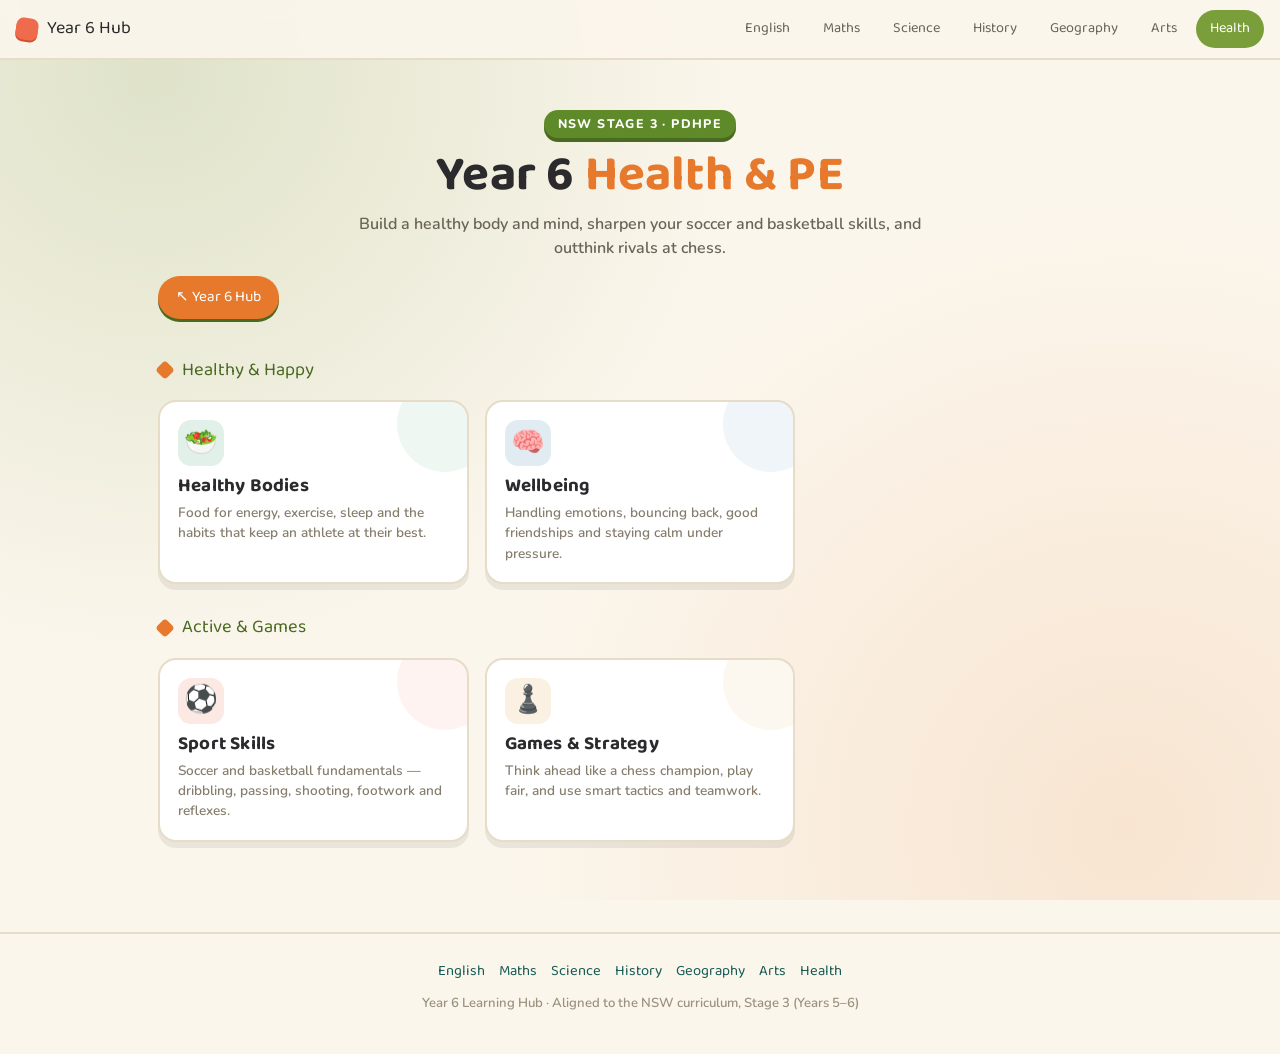
<file: pdhpe.html>
<!DOCTYPE html>
<html lang="en-AU">
<head>
<meta charset="UTF-8">
<meta name="viewport" content="width=device-width, initial-scale=1.0">
<title>Year 6 Health &amp; PE — NSW Stage 3</title>
<link rel="preconnect" href="https://fonts.googleapis.com">
<link rel="preconnect" href="https://fonts.gstatic.com" crossorigin>
<link href="https://fonts.googleapis.com/css2?family=Baloo+2:wght@500;600;700;800&family=Nunito:wght@400;600;700;800&display=swap" rel="stylesheet">
<link rel="stylesheet" href="subjects.css">
<link rel="stylesheet" href="pdhpe.css">
</head>
<body>
<script>
window.SUBJECT={
  title:'Health & PE', kicker:'NSW Stage 3 · PDHPE', heroWord:'Health & PE',
  sub:'Build a healthy body and mind, sharpen your soccer and basketball skills, and outthink rivals at chess.',
  GROUP:{health:'Healthy & Happy', active:'Active & Games'},
  TOPICS:[
    {id:'bodies',name:'Healthy Bodies',group:'health',accent:'var(--green)',icon:'🥗',
     intro:'Food for energy, exercise, sleep and the habits that keep an athlete at their best.',
     pics:[['🥗','Food'],['💧','Water'],['😴','Sleep'],['🏃','Exercise']]},
    {id:'wellbeing',name:'Wellbeing',group:'health',accent:'var(--ocean)',icon:'🧠',
     intro:'Handling emotions, bouncing back, good friendships and staying calm under pressure.',
     pics:[['🧠','Mind'],['😊','Emotions'],['🤝','Friends'],['🧘','Calm']]},
    {id:'skills',name:'Sport Skills',group:'active',accent:'var(--coral)',icon:'⚽',
     intro:'Soccer and basketball fundamentals — dribbling, passing, shooting, footwork and reflexes.',
     pics:[['⚽','Soccer'],['🏀','Basketball'],['👟','Footwork'],['⏱️','Reflexes']]},
    {id:'games',name:'Games & Strategy',group:'active',accent:'var(--amber)',icon:'♟️',
     intro:'Think ahead like a chess champion, play fair, and use smart tactics and teamwork.',
     pics:[['♟️','Chess'],['🧩','Tactics'],['🤝','Teamwork'],['🏆','Fair play']]}
  ],
  VIDEOS:{
    bodies:[
      {title:'Healthy eating for kids — search',by:'YouTube',url:'https://www.youtube.com/results?search_query=healthy+eating+for+kids+food+groups'}
    ],
    wellbeing:[
      {title:'Mindfulness & breathing for kids — search',by:'YouTube',url:'https://www.youtube.com/results?search_query=mindfulness+breathing+for+kids'}
    ],
    skills:[
      {title:'Basketball for Beginners: Dribbling, Shooting & Layups',by:'Basketball tutorial',id:'Z-XLUvA6HGI'},
      {title:'Soccer skills for beginners — search',by:'YouTube',url:'https://www.youtube.com/results?search_query=soccer+skills+for+beginners+kids'}
    ],
    games:[
      {title:'Chess for beginners: how the pieces move — search',by:'YouTube',url:'https://www.youtube.com/results?search_query=chess+for+beginners+how+pieces+move'},
      {title:'Learn & play chess (ChessKid)',by:'ChessKid',url:'https://www.chesskid.com'}
    ]
  },
  EXPLORE:{
    bodies:{kind:'sort',title:'Sorting game: Everyday food or Sometimes food?',hint:'Tap whether each food is an “everyday” food or a “sometimes” food.',
      cats:['Everyday','Sometimes'],
      items:[['Apple','Everyday'],['Lollies','Sometimes'],['Carrots','Everyday'],['Soft drink','Sometimes'],['Wholegrain bread','Everyday'],['Hot chips','Sometimes'],['Water','Everyday'],['Cake','Sometimes'],['Yoghurt','Everyday'],['Chocolate bar','Sometimes'],['Banana','Everyday'],['Fried takeaway','Sometimes']],
      links:[['🥗 Healthy eating (BBC Bitesize)','https://www.bbc.co.uk/bitesize']]},
    wellbeing:{kind:'breathe',title:'Calm-down: box breathing',hint:'Press Start and follow the circle: breathe in, hold, breathe out, hold. Great before a big game or test.',
      links:[['🧘 Mindfulness for kids — search','https://www.youtube.com/results?search_query=mindfulness+for+kids']]},
    skills:{kind:'reaction',title:'Reflex test: react like a goalkeeper',hint:'Tap to start, then tap the instant the box turns green. Top keepers and point guards have lightning reflexes!',
      links:[['🏀 Basketball drills — search','https://www.youtube.com/results?search_query=basketball+drills+for+beginners+kids'],['⚽ Soccer skills — search','https://www.youtube.com/results?search_query=soccer+skills+for+beginners']]},
    games:{kind:'sort',title:'Chess: how does this piece move?',hint:'Read the move and tap the chess piece it describes.',
      cats:['Knight','Bishop','Rook','Queen'],
      items:[['Moves in an L-shape, and can jump over pieces','Knight'],['Moves diagonally any distance','Bishop'],['Moves in straight lines: up, down or across','Rook'],['Moves any direction, any number of squares','Queen'],['The L-shaped jumper','Knight'],['Slides only along diagonals','Bishop'],['Slides only in straight lines','Rook'],['The most powerful piece on the board','Queen']],
      links:[['♟️ Play & learn chess (ChessKid)','https://www.chesskid.com'],['🧩 Chess basics — search','https://www.youtube.com/results?search_query=chess+for+beginners+how+pieces+move']]}
  },
  Q:{
    bodies:{simple:[
      {q:'Name a food group you should eat lots of.',a:'vegetables and fruit'},
      {q:'Why is water important for your body?',a:'it keeps you hydrated and helps your body work'},
      {q:'About how many hours of sleep do kids your age need?',a:'9 to 11 hours'},
      {q:'Why is exercise good for you?',a:'it keeps your heart, muscles and mind healthy'},
      {q:'Name a “sometimes” food.',a:'e.g. lollies, chips, cake or soft drink'},
      {q:'What should you do before and after eating, for hygiene?',a:'wash your hands'},
      {q:'Name a way to keep your teeth healthy.',a:'brush twice a day and limit sugary food'},
      {q:'What does a “balanced diet” mean?',a:'eating a variety of foods in the right amounts'},
      {q:'Why do we warm up before sport?',a:'to prepare muscles and prevent injury'},
      {q:'Name a type of exercise.',a:'e.g. running, swimming, soccer or basketball'},
      {q:'Roughly how many minutes of activity should kids get each day?',a:'at least 60 minutes'}],
    hard:[
      {q:'Name three of the five food groups.',a:'e.g. vegetables, fruit and grains (also dairy and lean proteins)'},
      {q:'Why are carbohydrates useful?',a:'they give the body energy'},
      {q:'What do proteins help your body do?',a:'build and repair muscles and tissue'},
      {q:'Why is too much sugar unhealthy?',a:'it can cause tooth decay and other health problems'},
      {q:'What does aerobic exercise (like running) do?',a:'it raises your heart rate and improves fitness'},
      {q:'How does sleep help athletes?',a:'muscles recover and the body and brain refresh'},
      {q:'Why drink more water during sport?',a:'you lose water through sweat and need to replace it'},
      {q:'What is your “heart rate”?',a:'how many times your heart beats per minute'},
      {q:'Why is breakfast important?',a:'it gives energy and focus to start the day'},
      {q:'Name a benefit of exercise besides fitness.',a:'better mood, sleep, focus or confidence'},
      {q:'What does “hydrated” mean?',a:'having enough water in your body'}]},
    wellbeing:{simple:[
      {q:'Name a feeling or emotion.',a:'e.g. happy, sad, angry, excited or nervous'},
      {q:'What can you do when you feel worried?',a:'talk to someone you trust and breathe slowly'},
      {q:'Name a trusted adult you could talk to.',a:'a parent, teacher or carer'},
      {q:'Why are friends important?',a:'they support us and help us feel we belong'},
      {q:'What is “kindness”?',a:'being caring and helpful to others'},
      {q:'Name a way to calm down.',a:'deep breathing, a walk, or listening to music'},
      {q:'Why is it okay to make mistakes?',a:'mistakes help us learn and improve'},
      {q:'What is good sportsmanship?',a:'playing fairly and respecting others, win or lose'},
      {q:'What helps your mood?',a:'exercise, sleep, friends and doing things you enjoy'},
      {q:'What does “resilience” mean?',a:'bouncing back when things are hard'},
      {q:'Why is it good to talk about feelings?',a:'it helps you understand and manage them'}],
    hard:[
      {q:'What is “mindfulness”?',a:'paying attention to the present moment, calmly'},
      {q:'Describe “box breathing”.',a:'breathe in for 4, hold 4, out 4, hold 4'},
      {q:'What is “empathy”?',a:'understanding and sharing how someone else feels'},
      {q:'What is a healthy way to handle anger?',a:'pause, breathe, talk it out, or walk away to cool down'},
      {q:'Why is asking for help a strength, not a weakness?',a:'everyone needs support sometimes; it helps you cope'},
      {q:'What is positive self-talk?',a:'encouraging yourself, which builds confidence'},
      {q:'What is “peer pressure” and what can you do?',a:'when friends push you to do something — you can say no'},
      {q:'How can you support a friend who is sad?',a:'listen, be kind, and tell a trusted adult if needed'},
      {q:'What is a “growth mindset”?',a:'believing you can improve with effort and practice'},
      {q:'Why is balance (sleep, study, play) important?',a:'it keeps your body and mind healthy'},
      {q:'How can deep breathing help before a big game?',a:'it calms nerves and helps you focus'}]},
    skills:{simple:[
      {q:'In soccer, which body part can outfield players NOT use on the ball?',a:'the hands/arms'},
      {q:'In basketball, what is bouncing the ball while moving called?',a:'dribbling'},
      {q:'In soccer, what is it called when you score?',a:'a goal'},
      {q:'How many points is a normal basketball field goal (inside the arc)?',a:'two points'},
      {q:'Why keep your eyes up while dribbling?',a:'to see teammates, the goal/hoop and defenders'},
      {q:'What is “passing”?',a:'sending the ball to a teammate'},
      {q:'What does a goalkeeper do?',a:'stops the ball going into the goal'},
      {q:'What is a “layup” in basketball?',a:'a close-range shot near the hoop'},
      {q:'What is “teamwork”?',a:'working together to reach a goal'},
      {q:'Why warm up before a game?',a:'to loosen muscles and avoid injury'},
      {q:'Name a skill you can practise alone.',a:'dribbling, shooting or ball control'}],
    hard:[
      {q:'How many points is a basketball shot from behind the three-point line?',a:'three points'},
      {q:'What is a “crossover” in basketball?',a:'quickly switching the ball between hands to beat a defender'},
      {q:'In soccer, what is an “assist”?',a:'the pass that sets up a goal'},
      {q:'What does “marking” an opponent mean?',a:'staying close to stop them getting the ball'},
      {q:'Why is footwork important in sport?',a:'for balance, speed and quick changes of direction'},
      {q:'What is “spatial awareness” in a game?',a:'knowing where players and space are around you'},
      {q:'What is the simple idea of “offside” in soccer?',a:'being past the last defender when the ball is played to you'},
      {q:'What makes a good free-throw routine?',a:'doing the same steps every time: set feet, breathe, focus, shoot'},
      {q:'Why practise with both feet or both hands?',a:'it makes you harder to defend and more skilful'},
      {q:'What is “agility”?',a:'the ability to move and change direction quickly'},
      {q:'How does fitness help late in a match?',a:'you stay fast and focused when others tire'}]},
    games:{simple:[
      {q:'How many squares are on a chessboard?',a:'64'},
      {q:'Which chess piece moves in an L-shape?',a:'the knight'},
      {q:'What is the aim of chess?',a:'to checkmate the opponent’s king'},
      {q:'Which chess piece is the most powerful?',a:'the queen'},
      {q:'What does “check” mean?',a:'the king is under attack'},
      {q:'How does a bishop move?',a:'diagonally'},
      {q:'How does a rook move?',a:'in straight lines (up, down or across)'},
      {q:'What is “fair play”?',a:'following the rules and respecting others'},
      {q:'Why is it good to think before you move?',a:'to avoid mistakes and plan ahead'},
      {q:'What happens at “checkmate”?',a:'the king is trapped and the game is over'},
      {q:'How does a pawn usually move?',a:'forward one square (two on its first move)'}],
    hard:[
      {q:'What is “castling” in chess?',a:'a special move using the king and a rook for safety'},
      {q:'What does it mean to “control the centre”?',a:'using the middle squares to give your pieces more power'},
      {q:'What is a “fork” in chess?',a:'one piece attacking two enemy pieces at once'},
      {q:'Why develop your pieces early?',a:'to make them active and protect your king quickly'},
      {q:'What is the difference between strategy and tactics?',a:'strategy is the long-term plan; tactics are short, sharp moves'},
      {q:'How does the queen move?',a:'any direction, any number of squares'},
      {q:'What is a “stalemate”?',a:'no legal move and the king is not in check — it’s a draw'},
      {q:'How is team sport like chess?',a:'you plan moves ahead and use players together'},
      {q:'What is a “gambit”?',a:'sacrificing a piece early to gain an advantage'},
      {q:'Why does thinking ahead help in games?',a:'you can predict the opponent and make better choices'},
      {q:'Name a value good games teach.',a:'patience, respect, focus or resilience'}]}
  }
};
</script>
<script src="subjects.js" defer></script>
<script src="site.js" defer></script>
</body>
</html>
</file>
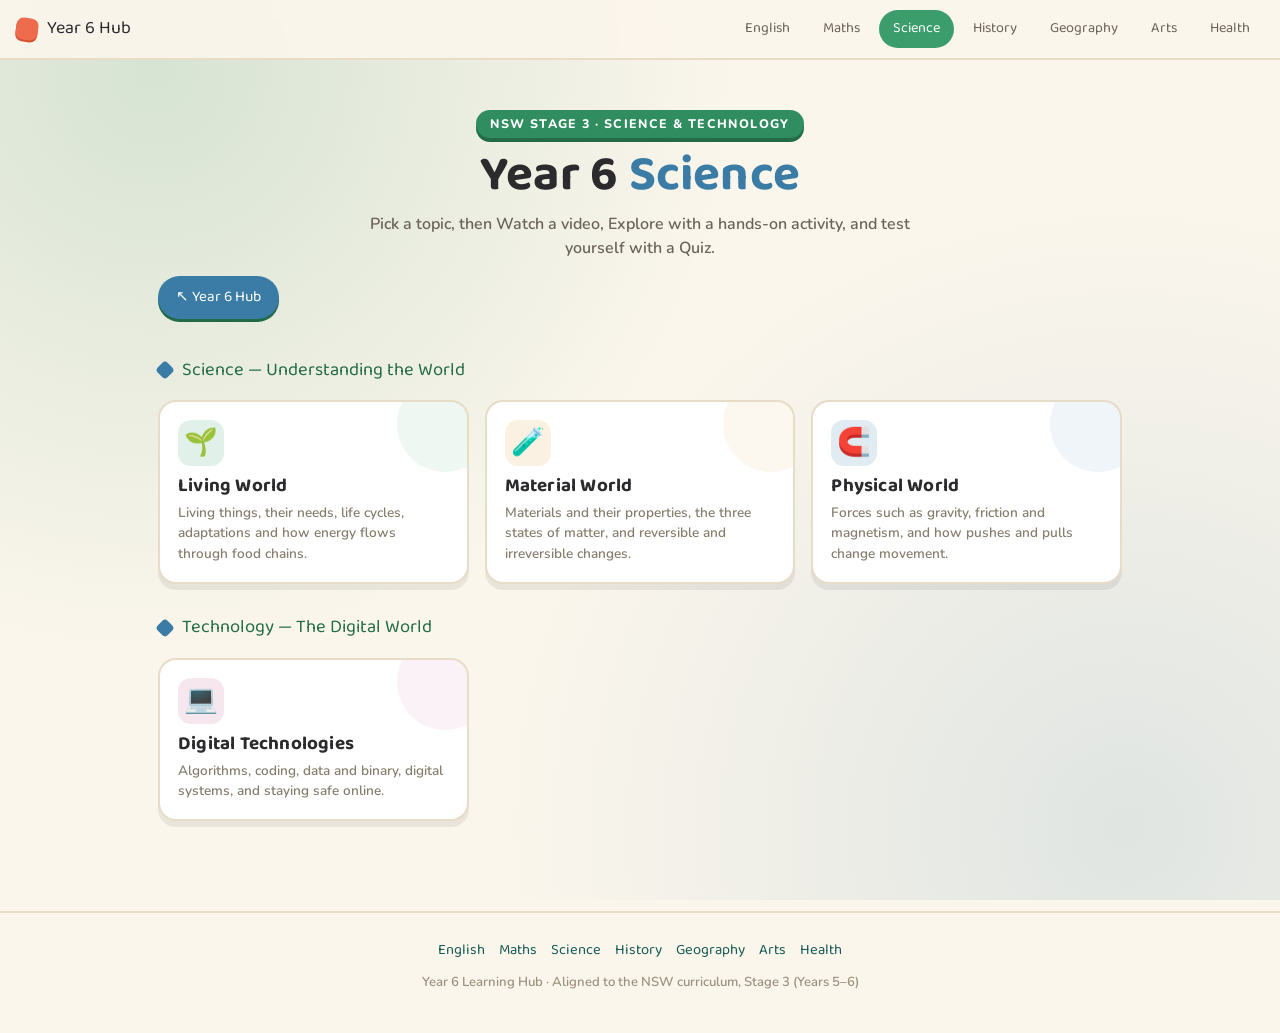
<file: science.html>
<!DOCTYPE html>
<html lang="en-AU">
<head>
<meta charset="UTF-8">
<meta name="viewport" content="width=device-width, initial-scale=1.0">
<title>Year 6 Science &amp; Technology — NSW Stage 3</title>
<link rel="preconnect" href="https://fonts.googleapis.com">
<link rel="preconnect" href="https://fonts.gstatic.com" crossorigin>
<link href="https://fonts.googleapis.com/css2?family=Baloo+2:wght@500;600;700;800&family=Nunito:wght@400;600;700;800&display=swap" rel="stylesheet">
<link rel="stylesheet" href="subjects.css">
<link rel="stylesheet" href="science.css">
</head>
<body>
<script>
window.SUBJECT={
  title:'Science & Technology', kicker:'NSW Stage 3 · Science & Technology', heroWord:'Science',
  sub:'Pick a topic, then Watch a video, Explore with a hands-on activity, and test yourself with a Quiz.',
  GROUP:{sci:'Science — Understanding the World', tech:'Technology — The Digital World'},
  TOPICS:[
    {id:'living',name:'Living World',group:'sci',accent:'var(--green)',icon:'🌱',
     intro:'Living things, their needs, life cycles, adaptations and how energy flows through food chains.',
     pics:[['🌱','Plants'],['🦁','Animals'],['🍃','Food chains'],['🔬','Microbes']]},
    {id:'material',name:'Material World',group:'sci',accent:'var(--amber)',icon:'🧪',
     intro:'Materials and their properties, the three states of matter, and reversible and irreversible changes.',
     pics:[['🧊','Solid'],['💧','Liquid'],['💨','Gas'],['🧪','Changes']]},
    {id:'physical',name:'Physical World',group:'sci',accent:'var(--ocean)',icon:'🧲',
     intro:'Forces such as gravity, friction and magnetism, and how pushes and pulls change movement.',
     pics:[['🌍','Gravity'],['🛷','Friction'],['🧲','Magnets'],['⚡','Forces']]},
    {id:'digital',name:'Digital Technologies',group:'tech',accent:'var(--berry)',icon:'💻',
     intro:'Algorithms, coding, data and binary, digital systems, and staying safe online.',
     pics:[['💻','Computers'],['🔢','Binary'],['🧩','Algorithms'],['🔒','Online safety']]}
  ],
  VIDEOS:{
    living:[
      {title:'Fabulous Food Chains',by:'Crash Course Kids',id:'MuKs9o1s8h8'},
      {title:'The Food Chain for Kids: Producers, Consumers & Decomposers',by:'Learn Bright',id:'nBrEcUovvOc'}
    ],
    material:[
      {title:'What’s Matter? Solids, Liquids and Gases',by:'Crash Course Kids',id:'ELchwUIlWa8'},
      {title:'States of Matter for Kids',by:'Happy Learning',id:'JQ4WduVp9k4'}
    ],
    physical:[
      {title:'Defining Gravity',by:'Crash Course Kids',id:'ljRlB6TuMOU'},
      {title:'Gravity Compilation',by:'Crash Course Kids',id:'EwY6p-r_hyU'}
    ],
    digital:[
      {title:'What are Algorithms? Computer Science for Kids',by:'Learn Bright',id:'578hB0E6y4o'}
    ]
  },
  EXPLORE:{
    living:{kind:'sort',title:'Sorting game: What does it eat?',hint:'Tap the group each animal belongs to.',
      cats:['Herbivore','Carnivore','Omnivore'],
      items:[['Cow','Herbivore'],['Lion','Carnivore'],['Bear','Omnivore'],['Rabbit','Herbivore'],['Shark','Carnivore'],['Human','Omnivore'],['Koala','Herbivore'],['Eagle','Carnivore'],['Pig','Omnivore'],['Giraffe','Herbivore'],['Crocodile','Carnivore'],['Chicken','Omnivore']],
      links:[['🦁 Animals (Nat Geo Kids)','https://kids.nationalgeographic.com/animals'],['📚 BBC Bitesize','https://www.bbc.co.uk/bitesize']]},
    material:{kind:'sort',title:'Sorting game: Solid, liquid or gas?',hint:'Tap the state of matter for each thing.',
      cats:['Solid','Liquid','Gas'],
      items:[['Ice','Solid'],['Milk','Liquid'],['Steam','Gas'],['Rock','Solid'],['Oxygen','Gas'],['Water','Liquid'],['Wood','Solid'],['Juice','Liquid'],['Helium','Gas'],['Brick','Solid'],['Honey','Liquid'],['Air','Gas']],
      links:[['🔬 States of Matter (PhET sim)','https://phet.colorado.edu/en/simulations/states-of-matter-basics'],['📚 BBC Bitesize','https://www.bbc.co.uk/bitesize']]},
    physical:{kind:'sort',title:'Sorting game: Which force?',hint:'Tap the force that is mainly at work.',
      cats:['Gravity','Friction','Magnetism'],
      items:[['An apple falls from a tree','Gravity'],['A sled slows on rough snow','Friction'],['Two magnets snap together','Magnetism'],['A skydiver falls toward Earth','Gravity'],['Rubbing your hands makes them warm','Friction'],['A compass needle points north','Magnetism'],['A ball rolls to a stop on grass','Friction'],['A dropped book hits the floor','Gravity'],['Paperclips stick to a fridge magnet','Magnetism'],['Car tyres grip the road when braking','Friction'],['Water flows downhill','Gravity'],['A magnet picks up iron nails','Magnetism']],
      links:[['🔬 Forces & Motion (PhET sim)','https://phet.colorado.edu/en/simulations/forces-and-motion-basics'],['📚 BBC Bitesize','https://www.bbc.co.uk/bitesize']]},
    digital:{kind:'binary',title:'Binary builder',hint:'Tap the squares to turn bits on (1) or off (0) and watch the number change.',
      links:[['💡 Hour of Code (code.org)','https://code.org/students'],['🐱 Scratch','https://scratch.mit.edu'],['🧩 Blockly Games','https://blockly.games']]}
  },
  Q:{
    living:{simple:[
      {q:'Name three things all living things need to survive.',a:'food, water and air (and shelter/space)'},
      {q:'How do green plants make their own food?',a:'by photosynthesis'},
      {q:'Which gas do plants take in for photosynthesis?',a:'carbon dioxide'},
      {q:'Which gas do plants release that animals need to breathe?',a:'oxygen'},
      {q:'What do we call animals that eat only plants?',a:'herbivores'},
      {q:'What do we call animals that eat only other animals?',a:'carnivores'},
      {q:'What do we call animals that eat both plants and animals?',a:'omnivores'},
      {q:'What is the main job of a plant’s roots?',a:'to take in water and nutrients (and anchor the plant)'},
      {q:'Which part of a plant makes seeds?',a:'the flower'},
      {q:'What is a baby frog called?',a:'a tadpole'},
      {q:'What do we call the place where an animal lives?',a:'its habitat'},
      {q:'Living things too small to see without a microscope are called?',a:'micro-organisms (microbes)'},
      {q:'What life process lets living things make more of their own kind?',a:'reproduction'},
      {q:'Which body system pumps blood around the body?',a:'the circulatory system (the heart)'},
      {q:'What do we call a group of living things of the same kind?',a:'a species'}],
    hard:[
      {q:'What is an adaptation? Give an example.',a:'a feature that helps a living thing survive, e.g. a camel’s hump stores fat/water'},
      {q:'Explain photosynthesis simply (inputs and outputs).',a:'plants use sunlight, water and carbon dioxide to make food (sugar) and release oxygen'},
      {q:'What is a food chain? Give an example.',a:'a model of what eats what, e.g. grass → grasshopper → frog → snake'},
      {q:'In a food chain, what is a producer?',a:'an organism (usually a plant) that makes its own food'},
      {q:'What is a consumer in a food chain?',a:'an animal that eats other living things for energy'},
      {q:'What are decomposers and why are they important?',a:'organisms (e.g. fungi, bacteria) that break down dead matter and recycle nutrients'},
      {q:'Name the five groups of vertebrates.',a:'mammals, birds, fish, reptiles and amphibians'},
      {q:'What is the difference between a vertebrate and an invertebrate?',a:'a vertebrate has a backbone; an invertebrate does not'},
      {q:'List the life cycle stages of a butterfly.',a:'egg → caterpillar (larva) → pupa (chrysalis) → adult butterfly'},
      {q:'Why are bees important to plants?',a:'they pollinate flowers, helping plants make seeds and fruit'},
      {q:'What might happen to a prey population if all the predators are removed?',a:'it could grow quickly until food or space runs short'},
      {q:'What is camouflage?',a:'colours or patterns that help an animal blend in and hide'},
      {q:'Name one way an animal can be adapted to a cold climate.',a:'thick fur, blubber or small ears (any reasonable answer)'},
      {q:'What is the job of the lungs?',a:'to take in oxygen and remove carbon dioxide (gas exchange)'},
      {q:'What word means the variety of living things in an area?',a:'biodiversity'}]},
    material:{simple:[
      {q:'Name the three states of matter.',a:'solid, liquid and gas'},
      {q:'What happens to ice when it is heated?',a:'it melts into liquid water'},
      {q:'What is it called when a liquid turns into a gas?',a:'evaporation (or boiling)'},
      {q:'What is it called when a gas turns into a liquid?',a:'condensation'},
      {q:'What is it called when a liquid turns into a solid?',a:'freezing'},
      {q:'Is wood a natural or a man-made material?',a:'natural'},
      {q:'Is plastic a natural or a man-made material?',a:'man-made (synthetic)'},
      {q:'Name a material that lets electricity pass through it (a conductor).',a:'metal, e.g. copper'},
      {q:'What do we call a material that does NOT let electricity through?',a:'an insulator'},
      {q:'Name a transparent material you can see through.',a:'glass'},
      {q:'Why are metals good for cooking pots?',a:'they conduct heat well'},
      {q:'What do we call a material that stretches and returns to shape?',a:'elastic / flexible'},
      {q:'Which material would suit a raincoat, and why?',a:'plastic, because it is waterproof'},
      {q:'What is a mixture? Give an example.',a:'two or more materials mixed together, e.g. sand and water'},
      {q:'Name a material that is magnetic.',a:'iron (or steel)'}],
    hard:[
      {q:'Reversible vs irreversible change — explain with examples.',a:'reversible can be undone (melting ice); irreversible cannot (burning wood, baking a cake)'},
      {q:'Is dissolving sugar in water reversible? How could you get the sugar back?',a:'yes — by evaporating the water'},
      {q:'Why does a metal spoon feel cold to touch?',a:'metal conducts heat away from your hand quickly'},
      {q:'Explain the water cycle using evaporation and condensation.',a:'the sun evaporates water into vapour; it cools and condenses into clouds, then falls as rain'},
      {q:'What is a physical change? Give an example.',a:'a change with no new substance, e.g. melting or cutting'},
      {q:'What is a chemical change? Give an example.',a:'a change that makes a new substance, e.g. burning or rusting'},
      {q:'How could you separate sand from water?',a:'by filtering'},
      {q:'How could you get the salt back from salty water?',a:'by evaporating the water'},
      {q:'Why does the right material matter when building a bridge?',a:'it must be strong and not bend or break under heavy loads'},
      {q:'What causes iron to rust?',a:'a reaction with oxygen and water (moisture)'},
      {q:'What property is best for a saucepan handle, and why?',a:'a heat insulator, so the handle stays cool to hold'},
      {q:'How are particles different in a solid compared with a gas?',a:'solid particles are tightly packed and fixed; gas particles are far apart and move freely'},
      {q:'Why does a sealed balloon expand a little when warmed?',a:'the gas particles move faster and spread out, taking up more space'},
      {q:'Give an example of recycling changing what a material is used for.',a:'plastic bottles melted and remade into other products'},
      {q:'Why is copper used in electrical wires?',a:'it is an excellent conductor of electricity'}]},
    physical:{simple:[
      {q:'What is a force?',a:'a push or a pull'},
      {q:'What force pulls everything towards the Earth?',a:'gravity'},
      {q:'What force slows things down when two surfaces rub together?',a:'friction'},
      {q:'Does a ball roll further on grass or smooth concrete? Why?',a:'concrete — there is less friction'},
      {q:'Name a force that can act without touching (a non-contact force).',a:'gravity (or magnetism)'},
      {q:'What does air resistance do to a parachute?',a:'it slows the fall down'},
      {q:'Would you weigh more or less on the Moon than on Earth?',a:'less (the Moon’s gravity is weaker)'},
      {q:'What kind of force holds a magnet to a fridge?',a:'magnetic force'},
      {q:'Do two north poles of magnets attract or repel?',a:'repel'},
      {q:'What is needed to make a still object start moving?',a:'a force (a push or a pull)'},
      {q:'What do we call the energy a moving object has?',a:'kinetic (movement) energy'},
      {q:'What pulls a dropped ball down to the ground?',a:'gravity'},
      {q:'Name one way to reduce friction.',a:'use wheels, oil/grease, or a smoother surface'},
      {q:'What force from water pushes up on a floating boat?',a:'upthrust (buoyancy)'},
      {q:'Do opposite magnet poles (N and S) attract or repel?',a:'attract'}],
    hard:[
      {q:'Why does a feather fall more slowly than a stone?',a:'air resistance affects the light feather much more'},
      {q:'What is the difference between mass and weight?',a:'mass is the amount of matter; weight is the force of gravity on that mass'},
      {q:'How does friction help us walk?',a:'it grips our shoes to the ground so we don’t slip'},
      {q:'What is the difference between balanced and unbalanced forces?',a:'balanced forces cancel out (no change in motion); unbalanced forces change the motion'},
      {q:'Why are cars given a streamlined shape?',a:'to reduce air resistance (drag)'},
      {q:'How does a lever help lift a heavy load?',a:'it lets a smaller force move a large load using a pivot'},
      {q:'Why does a heavier object need more force to start moving?',a:'it has more mass (more inertia)'},
      {q:'What happens to a magnet’s force as you move further away?',a:'it gets weaker'},
      {q:'Why do rolling objects eventually stop?',a:'friction (and air resistance) act against the motion'},
      {q:'Why does a helium balloon rise into the air?',a:'upthrust — it is lighter than the air it pushes aside'},
      {q:'A ramp is an example of which simple machine?',a:'an inclined plane'},
      {q:'Why is it harder to cycle into the wind?',a:'air resistance pushes against you'},
      {q:'If all the forces on an object are balanced, what happens to its motion?',a:'it stays the same (still, or moving at a steady speed)'},
      {q:'What is air resistance?',a:'a force that pushes against objects moving through the air'},
      {q:'Why do astronauts appear to float inside an orbiting spacecraft?',a:'they are in free fall around the Earth (microgravity)'}]},
    digital:{simple:[
      {q:'What is an algorithm?',a:'a step-by-step set of instructions to do a task'},
      {q:'What do we call computer data made of only 0s and 1s?',a:'binary'},
      {q:'Name an input device.',a:'keyboard, mouse or microphone'},
      {q:'Name an output device.',a:'screen, speaker or printer'},
      {q:'What is hardware?',a:'the physical parts of a computer'},
      {q:'What is software?',a:'the programs that run on a computer'},
      {q:'What does a “bug” mean in coding?',a:'an error or mistake in the program'},
      {q:'What does it mean to “debug” a program?',a:'to find and fix the errors in the code'},
      {q:'What is the internet?',a:'a huge global network that connects computers'},
      {q:'Name one way to stay safe online.',a:'don’t share personal information / use a strong password'},
      {q:'What is a loop in coding?',a:'a set of instructions that repeats'},
      {q:'What is a password used for?',a:'to protect and secure an account'},
      {q:'What does the word “data” mean?',a:'information (numbers, text, facts) stored or used by a computer'},
      {q:'Name a block-based coding program used in schools.',a:'Scratch (or Blockly)'},
      {q:'What is a “sequence” in coding?',a:'instructions carried out in order, one after another'}],
    hard:[
      {q:'Why must the steps of an algorithm be in the right order?',a:'the computer follows them exactly, so a wrong order gives the wrong result'},
      {q:'What is the difference between a sequence and a loop?',a:'a sequence runs once in order; a loop repeats steps'},
      {q:'What is a conditional (“if”) statement?',a:'it makes a decision — do something only if a condition is true'},
      {q:'Convert the binary number 101 into a normal (decimal) number.',a:'5'},
      {q:'Convert the decimal number 6 into binary.',a:'110'},
      {q:'Why do we break a big problem into smaller parts (decomposition)?',a:'smaller parts are easier to understand, solve and code'},
      {q:'What is a variable in programming?',a:'a named store that holds a value that can change'},
      {q:'Give an example of pattern recognition when solving a problem.',a:'spotting repeated steps so you can use a loop'},
      {q:'Why are strong passwords important?',a:'they are harder to guess, which keeps your data safe'},
      {q:'What is the difference between input and output?',a:'input is data going into a device; output is what the device produces'},
      {q:'Why should you think carefully before posting online?',a:'posts can be permanent and seen by many people (your digital footprint)'},
      {q:'What does a flowchart show?',a:'the steps and decisions of an algorithm as a diagram'},
      {q:'Convert the binary number 1000 into a decimal number.',a:'8'},
      {q:'What is a “digital footprint”?',a:'the trail of information you leave behind online'},
      {q:'Why do programmers test and refine their programs?',a:'to find and fix bugs and make the program work better'}]}
  }
};
</script>
<script src="subjects.js" defer></script>
<script src="site.js" defer></script>
</body>
</html>
</file>
<file: subjects.css>
/* subjects.css — shared styles for Year 6 Hub subject pages.
   Each subject page sets its theme in its own <subject>.css by overriding
   --primary, --primary-dk, --hero1, --hero2.  Quiz tiers stay green/coral. */
:root{
  --paper:#fbf6ec; --ink:#2b2b2e; --line:#e6dcc8; --card:#ffffff;
  --teal:#1f7a72; --teal-dk:#155a54;
  --coral:#ee6c4d; --coral-dk:#d4502f; --coral-soft:#fdeadf;
  --green:#3a9d6b; --green-dk:#2c7a52; --green-soft:#e3f3e9;
  --amber:#e6a23c; --amber-dk:#c2811f;
  --ocean:#3a7ca5; --ocean-dk:#2c5f7e;
  --berry:#c25b87; --berry-dk:#9e426a;
  --leaf:#6f942f; --leaf-dk:#566f25;
  /* themeable (defaults) */
  --primary:#1f7a72; --primary-dk:#155a54;
  --hero1:#1f7a72; --hero2:#3a7ca5;
  --shadow:0 6px 0 rgba(0,0,0,.07);
}
*{box-sizing:border-box;margin:0;padding:0}
h1,h2,h3,h4{font-family:'Baloo 2',cursive;letter-spacing:.2px}
body{font-family:'Nunito',sans-serif;color:var(--ink);line-height:1.5;min-height:100vh;
  background:radial-gradient(circle at 12% 8%, color-mix(in srgb,var(--primary) 18%,transparent), transparent 42%),
    radial-gradient(circle at 88% 92%, color-mix(in srgb,var(--hero2) 14%,transparent), transparent 45%),var(--paper);
  background-attachment:fixed}
.wrap{max-width:1000px;margin:0 auto;padding:24px 18px 40px}

header.site{text-align:center;padding:26px 0 10px}
header.site .kicker{display:inline-block;background:var(--primary);color:#fff;font-weight:800;font-size:.78rem;
  letter-spacing:1.4px;text-transform:uppercase;padding:5px 14px;border-radius:30px;margin-bottom:12px;box-shadow:0 4px 0 var(--primary-dk)}
header.site h1{font-size:clamp(2rem,6vw,3.1rem);line-height:1.04}
header.site h1 span{color:var(--hero2)}
header.site p.sub{max-width:580px;margin:10px auto 0;color:#6a6357;font-weight:600}

.grid{display:grid;grid-template-columns:repeat(auto-fill,minmax(230px,1fr));gap:16px;margin-top:24px}
.strand-label{grid-column:1/-1;font-family:'Baloo 2';font-size:1.15rem;margin-top:14px;display:flex;align-items:center;gap:10px;color:var(--primary-dk)}
.strand-label::before{content:"";width:14px;height:14px;border-radius:4px;background:var(--hero2);transform:rotate(45deg)}
.card{background:var(--card);border:2px solid var(--line);border-radius:18px;padding:18px;cursor:pointer;
  transition:transform .12s,box-shadow .12s;box-shadow:var(--shadow);position:relative;overflow:hidden}
.card::after{content:"";position:absolute;right:-26px;top:-26px;width:96px;height:96px;border-radius:50%;background:var(--accent,var(--primary));opacity:.08}
.card:hover{transform:translateY(-4px);box-shadow:0 12px 0 rgba(0,0,0,.07)}
.card .ic{font-size:1.7rem;width:46px;height:46px;display:flex;align-items:center;justify-content:center;
  background:color-mix(in srgb,var(--accent,var(--primary)) 15%,white);border-radius:13px;margin-bottom:10px}
.card h3{font-size:1.18rem;line-height:1.1}
.card p{font-size:.85rem;color:#867d6d;margin-top:6px;font-weight:600}

.backbtn{background:#fff;border:2px solid var(--line);border-radius:30px;padding:8px 16px;font-family:'Baloo 2';
  font-size:.95rem;cursor:pointer;color:var(--primary-dk);box-shadow:0 3px 0 rgba(0,0,0,.06);text-decoration:none;display:inline-block}
.backbtn:hover{background:color-mix(in srgb,var(--primary) 10%,white)}
.backbtn.hub{color:#fff;background:var(--hero2);border-color:transparent;box-shadow:0 3px 0 var(--primary-dk)}
.backbtn.hub:hover{filter:brightness(.93)}
.nav-row{display:flex;flex-wrap:wrap;gap:10px;margin-bottom:18px}
#home .nav-row{margin-top:6px}

.topic-view{display:none}
.topic-view.active{display:block;animation:fade .3s ease}
@keyframes fade{from{opacity:0;transform:translateY(8px)}to{opacity:1;transform:none}}
.topic-head{display:flex;flex-wrap:wrap;align-items:flex-end;gap:8px 16px;margin-bottom:6px}
.topic-head h2{font-size:clamp(1.6rem,5vw,2.3rem)}
.topic-head .badge{font-size:.72rem;font-weight:800;text-transform:uppercase;letter-spacing:1px;padding:4px 12px;border-radius:20px;
  background:color-mix(in srgb,var(--primary) 14%,white);color:var(--primary-dk)}
.topic-intro{color:#6a6357;font-weight:600;margin-bottom:14px;max-width:660px}

.hero-banner{border-radius:18px;padding:26px 22px;margin-bottom:16px;color:#fff;position:relative;overflow:hidden;
  background:linear-gradient(120deg,var(--hero1),var(--hero2))}
.hero-banner .emoji{font-size:3rem;line-height:1}
.hero-banner .cap{font-weight:700;margin-top:6px;max-width:560px}
.pic-strip{display:flex;gap:10px;flex-wrap:wrap;margin-bottom:18px}
.pic{background:#fff;border:2px solid var(--line);border-radius:14px;padding:10px 12px;text-align:center;min-width:78px;box-shadow:0 3px 0 rgba(0,0,0,.04)}
.pic .pe{font-size:1.8rem}.pic small{display:block;color:#867d6d;font-weight:700;margin-top:2px;font-size:.72rem}

.subtabs{display:inline-flex;background:#fff;border:2px solid var(--line);border-radius:30px;padding:4px;box-shadow:0 3px 0 rgba(0,0,0,.05);margin-bottom:22px;flex-wrap:wrap}
.subtab{border:none;background:transparent;font-family:'Baloo 2';font-size:1rem;padding:8px 18px;border-radius:24px;cursor:pointer;color:#8a8275}
.subtab.on{background:var(--primary);color:#fff}
.sec{display:none}.sec.active{display:block;animation:fade .25s ease}

.video-card{background:#fff;border:2px solid var(--line);border-radius:16px;padding:14px;margin-bottom:16px;box-shadow:0 3px 0 rgba(0,0,0,.04)}
.video-card h4{font-size:1.1rem;margin-bottom:4px}
.video-card .by{font-size:.8rem;color:#9a917f;font-weight:700;margin-bottom:10px}
.video-wrap{position:relative;padding-bottom:56.25%;height:0;overflow:hidden;border-radius:10px;background:#000}
.video-wrap iframe{position:absolute;top:0;left:0;width:100%;height:100%;border:0}
.video-card a.yt{display:inline-block;margin-top:8px;font-family:'Baloo 2';font-size:.85rem;color:var(--coral-dk);text-decoration:underline}
.video-link{display:flex;align-items:center;gap:12px;background:#fff;border:2px solid var(--line);border-radius:16px;padding:16px;margin-bottom:14px;
  text-decoration:none;color:var(--ink);box-shadow:0 3px 0 rgba(0,0,0,.04)}
.video-link:hover{background:color-mix(in srgb,var(--primary) 8%,white)}
.video-link .play{font-size:1.6rem}
.video-link b{display:block;font-family:'Baloo 2'}.video-link small{color:#9a917f;font-weight:700}

.game{background:#fff;border:2px solid var(--line);border-radius:16px;padding:20px;box-shadow:0 3px 0 rgba(0,0,0,.04);margin-bottom:18px}
.game h4{font-size:1.2rem;margin-bottom:4px}
.game .ghint{color:#9a917f;font-weight:600;font-size:.88rem;margin-bottom:14px}
.game .prompt{font-family:'Baloo 2';font-size:1.4rem;text-align:center;padding:18px;background:color-mix(in srgb,var(--primary) 10%,white);border-radius:12px;margin-bottom:14px}
.opts{display:flex;flex-wrap:wrap;gap:10px;justify-content:center}
.opt{border:2px solid var(--line);background:#fff;font-family:'Baloo 2';font-size:1rem;padding:10px 18px;border-radius:24px;cursor:pointer;box-shadow:0 3px 0 rgba(0,0,0,.05)}
.opt:hover{background:color-mix(in srgb,var(--primary) 10%,white)}
.opt.right{background:var(--green);color:#fff;border-color:transparent}
.opt.wrong{background:var(--coral);color:#fff;border-color:transparent}
.gscore{text-align:center;font-family:'Baloo 2';margin-top:14px;color:var(--primary-dk)}
.feedback{text-align:center;font-weight:700;margin-top:10px;min-height:24px}

/* pixel art */
.pixgrid{display:grid;gap:2px;justify-content:center;margin:0 auto 14px;width:max-content;background:var(--line);padding:2px;border-radius:8px}
.px{width:20px;height:20px;background:#fff;cursor:pointer;border-radius:3px}
.palette{display:flex;gap:8px;justify-content:center;flex-wrap:wrap;margin-bottom:12px}
.sw{width:30px;height:30px;border-radius:8px;cursor:pointer;border:3px solid transparent;box-shadow:0 2px 0 rgba(0,0,0,.1)}
.sw.sel{border-color:var(--ink)}

/* binary builder */
.bits{display:flex;gap:10px;justify-content:center;margin-bottom:10px;flex-wrap:wrap}
.bit{text-align:center;cursor:pointer}
.bit .b{width:60px;height:60px;border-radius:14px;border:2px solid var(--line);display:flex;align-items:center;
  justify-content:center;font-family:'Baloo 2';font-size:1.5rem;background:#fff;box-shadow:0 3px 0 rgba(0,0,0,.05)}
.bit.on .b{background:var(--hero2);color:#fff;border-color:transparent}
.bit small{display:block;color:#9a917f;font-weight:700;margin-top:4px}
.bignum{font-family:'Baloo 2';font-size:2.4rem;text-align:center;color:var(--primary-dk);margin:6px 0}

/* reaction */
.reactbox{height:160px;border-radius:14px;display:flex;align-items:center;justify-content:center;font-family:'Baloo 2';
  font-size:1.4rem;color:#fff;cursor:pointer;user-select:none;background:var(--ocean)}
.reactbox.waiting{background:#c8553d}.reactbox.go{background:var(--green)}

/* breathe */
.breathe-stage{display:flex;flex-direction:column;align-items:center;gap:14px;padding:10px 0}
.breathe-circle{width:120px;height:120px;border-radius:50%;background:radial-gradient(circle,var(--primary),var(--primary-dk));
  display:flex;align-items:center;justify-content:center;color:#fff;font-family:'Baloo 2';transition:transform 4s ease-in-out;transform:scale(.6)}
.breathe-circle.big{transform:scale(1.15)}

.links-row{display:flex;flex-wrap:wrap;gap:10px;margin-top:6px}
.linkbtn{display:inline-block;font-family:'Baloo 2';font-size:.9rem;text-decoration:none;color:#fff;background:var(--hero2);
  padding:9px 16px;border-radius:24px;box-shadow:0 3px 0 var(--primary-dk)}
.linkbtn.alt{background:var(--amber);box-shadow:0 3px 0 var(--amber-dk)}
.explore-note{color:#9a917f;font-size:.82rem;font-weight:600;margin:16px 0 6px}

/* quiz */
.toolbar{display:flex;flex-wrap:wrap;gap:10px;align-items:center;margin-bottom:20px}
.tabs{display:inline-flex;background:#fff;border:2px solid var(--line);border-radius:30px;padding:4px;box-shadow:0 3px 0 rgba(0,0,0,.05)}
.tab{border:none;background:transparent;font-family:'Baloo 2';font-size:1rem;padding:8px 22px;border-radius:24px;cursor:pointer;color:#8a8275}
.tab.simple.on{background:var(--green);color:#fff}
.tab.hard.on{background:var(--coral);color:#fff}
.btn{border:none;font-family:'Baloo 2';font-size:.95rem;padding:9px 18px;border-radius:24px;cursor:pointer;color:#fff;background:var(--primary);box-shadow:0 4px 0 var(--primary-dk)}
.btn.sun{background:#f4b942;box-shadow:0 4px 0 #cf9514;color:#5a4205}
.btn.ghost{background:#fff;color:var(--primary-dk);border:2px solid var(--line);box-shadow:0 3px 0 rgba(0,0,0,.06)}
.ws-title{font-family:'Baloo 2';font-size:1.25rem;margin-bottom:4px;display:flex;align-items:center;gap:10px;flex-wrap:wrap}
.ws-title .pill{font-size:.7rem;font-weight:800;text-transform:uppercase;padding:3px 10px;border-radius:20px;letter-spacing:.5px}
.pill.green{background:var(--green-soft);color:var(--green)}
.pill.coral{background:var(--coral-soft);color:var(--coral-dk)}
.ws-note{color:#9a917f;font-size:.85rem;font-weight:600;margin-bottom:16px}
ol.questions{list-style:none;counter-reset:q}
ol.questions li{counter-increment:q;background:#fff;border:2px solid var(--line);border-radius:14px;padding:14px 16px 14px 54px;margin-bottom:10px;position:relative;box-shadow:0 3px 0 rgba(0,0,0,.04)}
ol.questions li::before{content:counter(q);position:absolute;left:12px;top:12px;width:30px;height:30px;background:var(--paper);
  border:2px solid var(--line);border-radius:9px;display:flex;align-items:center;justify-content:center;font-family:'Baloo 2';font-size:.9rem;color:var(--primary-dk)}
ol.questions .qtext{font-weight:700;font-size:1.02rem}
ol.questions .ans{margin-top:8px;font-weight:700;color:var(--green);background:var(--green-soft);border-radius:8px;padding:6px 12px;display:none;font-size:.95rem}
ol.questions .ans::before{content:"Answer: ";color:#2c7a52}
body.show-answers ol.questions .ans{display:block}
.reveal{margin-top:8px;background:transparent;border:none;color:var(--coral-dk);font-family:'Baloo 2';font-size:.85rem;cursor:pointer;padding:0;text-decoration:underline}
body.show-answers .reveal{display:none}

@media print{
  body{background:#fff}
  header.site,.grid,.nav-row,.subtabs,#secWatch,#secExplore,.toolbar,.reveal,.card,.hero-banner,.pic-strip{display:none!important}
  .topic-view{display:block!important}.sec#secQuiz{display:block!important}
  ol.questions li{box-shadow:none;break-inside:avoid}
}
</file>
<file: arts.css>
/* Creative Arts theme — bold berry with an electric-blue accent */
:root{
  --primary:#b0457a; --primary-dk:#85345c;
  --hero1:#c25b87; --hero2:#2f6fb0;
}
</file>
<file: geography.css>
/* Geography theme — ocean blue with a green-earth accent */
:root{
  --primary:#3a7ca5; --primary-dk:#2c5f7e;
  --hero1:#3a7ca5; --hero2:#2f8d5f;
}
</file>
<file: history.css>
/* History theme — warm ochre/gold */
:root{
  --primary:#b5731c; --primary-dk:#8a5613;
  --hero1:#e6a23c; --hero2:#b5651d;
}
</file>
<file: pdhpe.css>
/* Health & PE theme — sporty leaf-green with an energetic orange accent */
:root{
  --primary:#5f8a2a; --primary-dk:#496a20;
  --hero1:#6f942f; --hero2:#e6792b;
}
</file>
<file: science.css>
/* Science & Technology theme — green / ocean */
:root{
  --primary:#2f8d5f; --primary-dk:#236b48;
  --hero1:#3a9d6b; --hero2:#3a7ca5;
}
</file>
